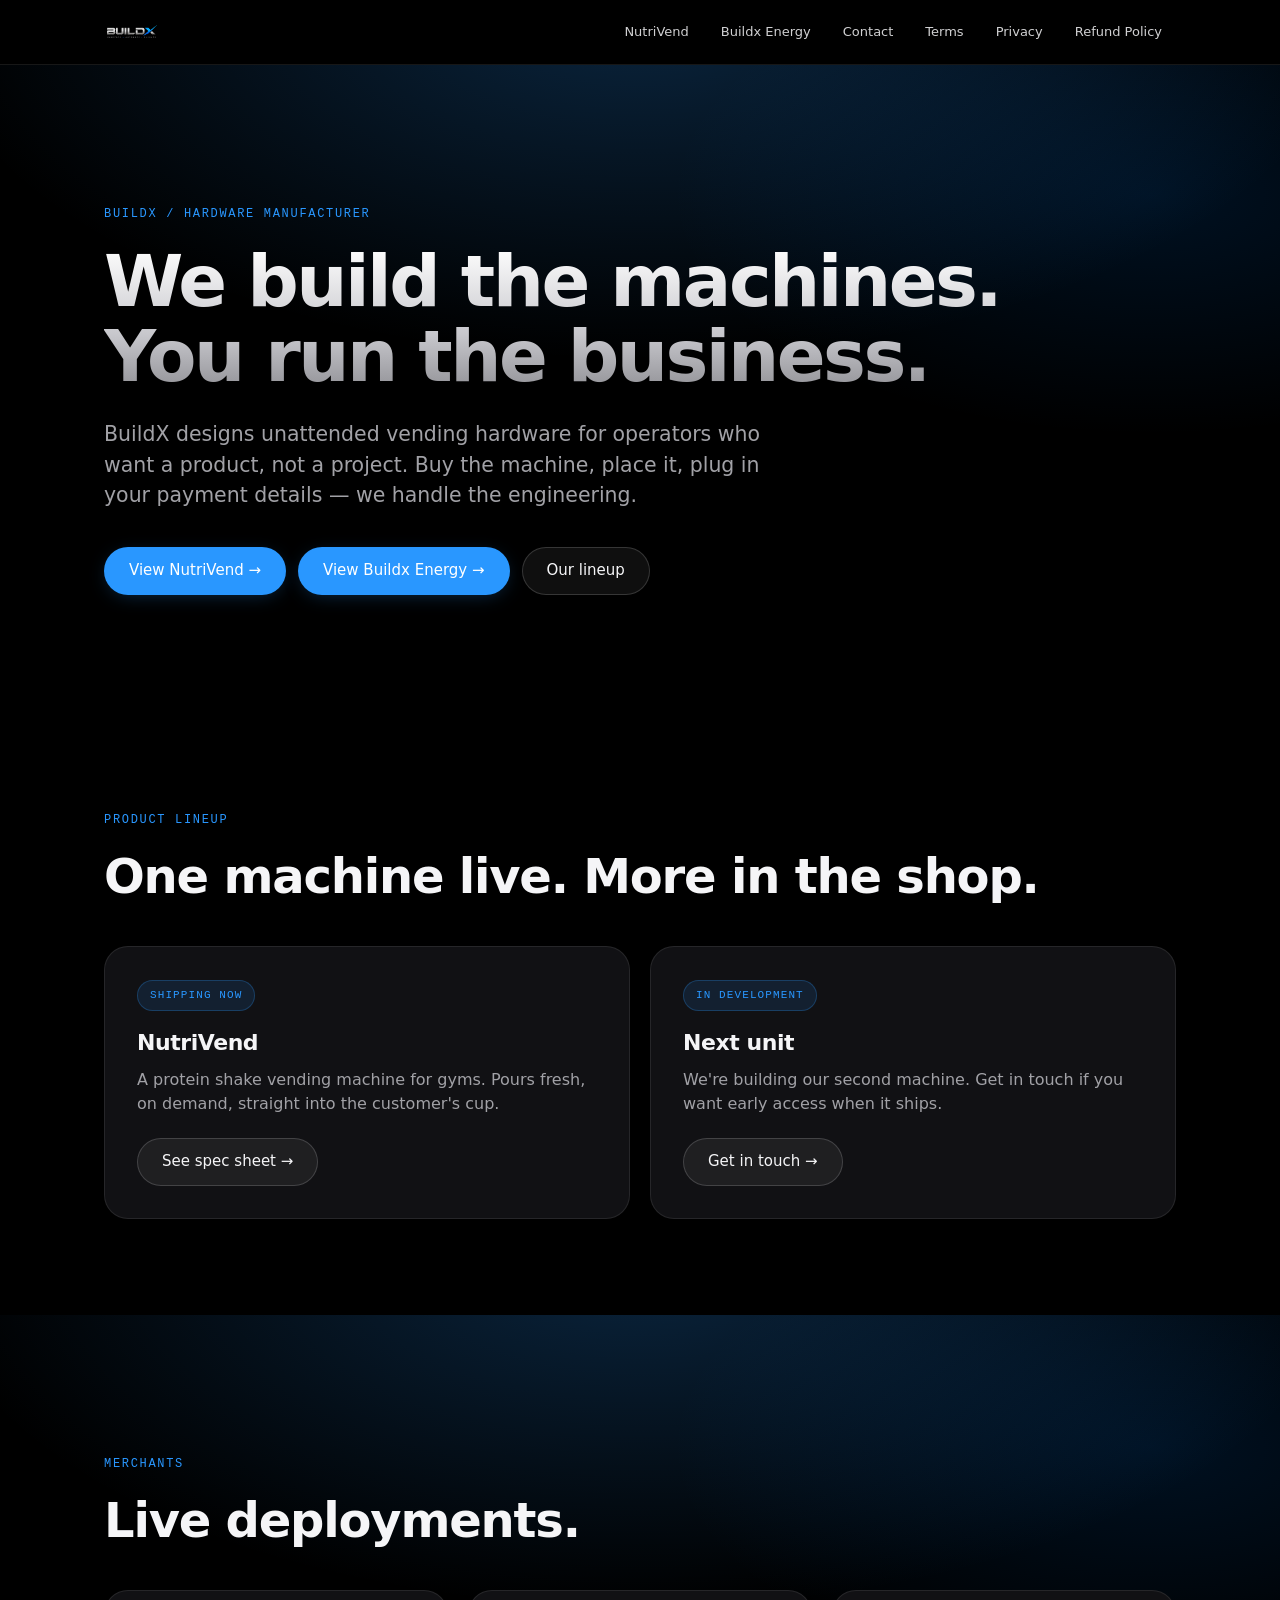
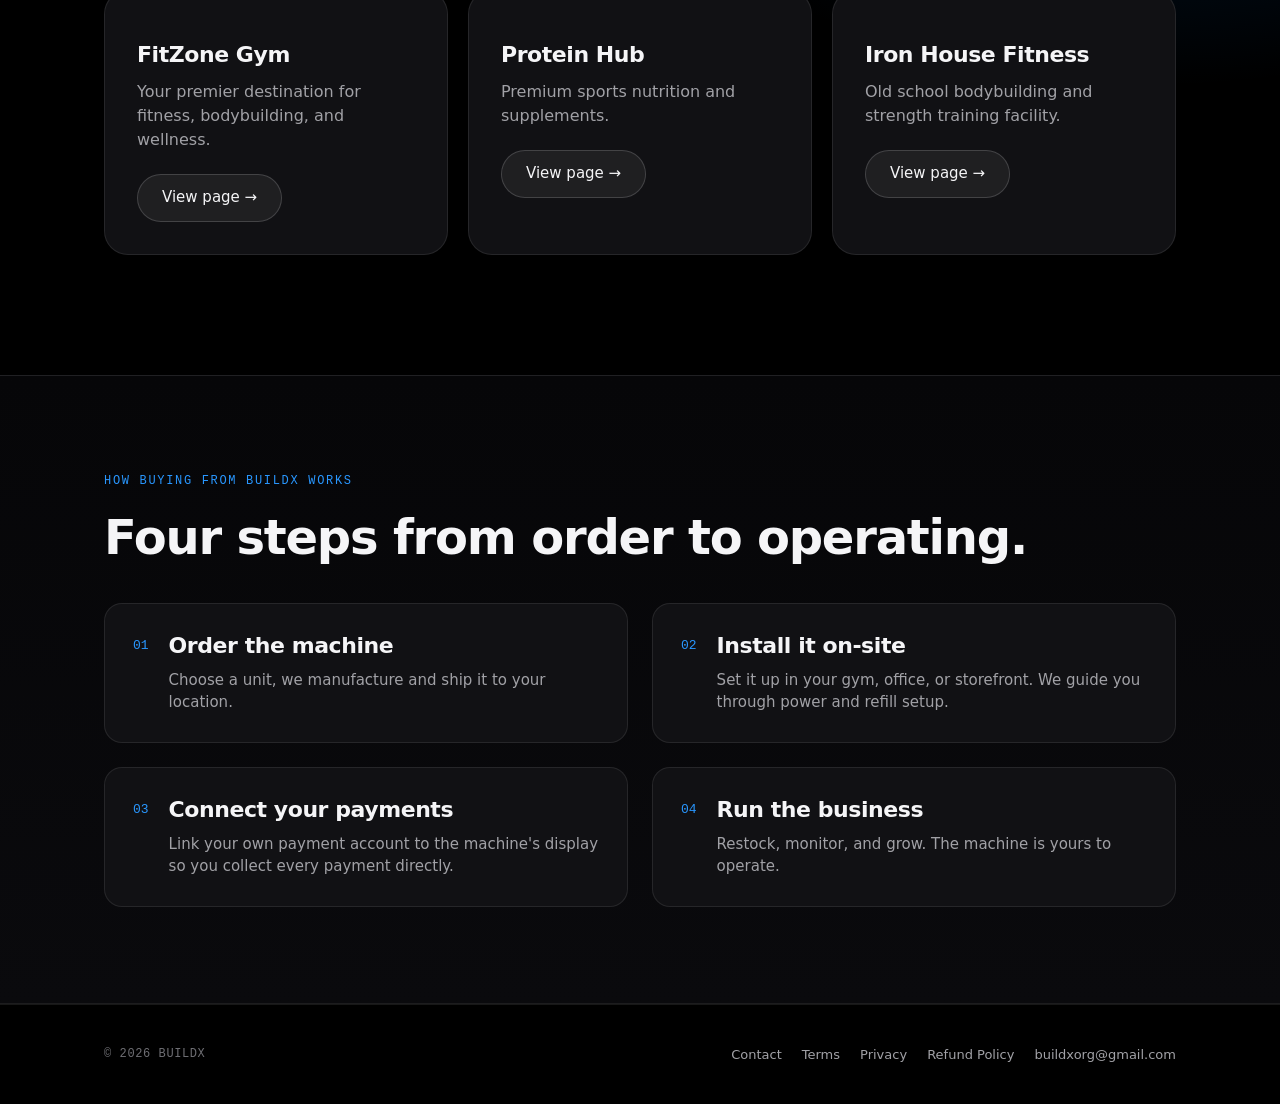
<file: index.html>
<!DOCTYPE html>
<html lang="en">
<head>
<meta charset="UTF-8">
<meta name="viewport" content="width=device-width, initial-scale=1.0, viewport-fit=cover">
<meta name="theme-color" content="#000000">
<title>BuildX — We build the machines. You run the business.</title>
<meta name="description" content="BuildX designs and manufactures unattended vending machines, including NutriVend, a protein shake dispenser built for gyms.">
<link rel="icon" href="assets/logo.png" type="image/png">
<link rel="stylesheet" href="assets/style.css">
</head>
<body>

<header class="site-header">
  <div class="wrap">
    <a class="brand" href="index.html">
      <img src="assets/logo.png" alt="BuildX">
    </a>
    <button class="nav-toggle" aria-label="Toggle navigation" aria-expanded="false">
      <svg viewBox="0 0 24 24" fill="none" stroke="currentColor" stroke-width="1.8" stroke-linecap="round"><line x1="4" y1="7" x2="20" y2="7"/><line x1="4" y1="12" x2="20" y2="12"/><line x1="4" y1="17" x2="20" y2="17"/></svg>
    </button>
    <nav class="nav">
      <a href="nutrivend/index.html">NutriVend</a>
      <a href="energy/index.html">Buildx Energy</a>
      <a href="contact.html">Contact</a>
      <a href="terms.html">Terms</a>
      <a href="privacy.html">Privacy</a>
      <a href="refund.html">Refund Policy</a>
    </nav>
  </div>
</header>

<section class="section dark">
  <div class="wrap reveal">
    <div class="eyebrow">BuildX / Hardware Manufacturer</div>
    <h1>We build the machines.<br>You run the business.</h1>
    <p class="lede" style="margin-top:24px;">BuildX designs unattended vending hardware for operators who want a product, not a project. Buy the machine, place it, plug in your payment details — we handle the engineering.</p>
    <div class="pill-row" style="margin-top:36px;">
      <a class="btn" href="nutrivend/index.html">View NutriVend →</a>
      <a class="btn" href="energy/index.html">View Buildx Energy →</a>
      <a class="btn ghost" href="#lineup">Our lineup</a>
    </div>
  </div>
</section>

<section class="section" id="lineup">
  <div class="wrap reveal">
    <div class="eyebrow">Product Lineup</div>
    <h2>One machine live. More in the shop.</h2>
    <div class="grid cols-2" style="margin-top:44px;">
      <div class="card bracket">
        <span class="tag">Shipping now</span>
        <h3 style="margin-top:18px;">NutriVend</h3>
        <p class="lede" style="margin-top:10px; font-size:16px;">A protein shake vending machine for gyms. Pours fresh, on demand, straight into the customer's cup.</p>
        <a class="btn ghost" style="margin-top:22px;" href="nutrivend/index.html">See spec sheet →</a>
      </div>
      <div class="card bracket">
        <span class="tag">In development</span>
        <h3 style="margin-top:18px;">Next unit</h3>
        <p class="lede" style="margin-top:10px; font-size:16px;">We're building our second machine. Get in touch if you want early access when it ships.</p>
        <a class="btn ghost" style="margin-top:22px;" href="mailto:buildxorg@gmail.com">Get in touch →</a>
      </div>
    </div>
  </div>
</section>

<section class="section dark" id="merchants">
  <div class="wrap reveal">
    <div class="eyebrow">Merchants</div>
    <h2>Live deployments.</h2>
    <div class="grid cols-3" style="margin-top:44px;">
      <div class="card bracket">
        <h3 style="margin-top:18px;">FitZone Gym</h3>
        <p class="lede" style="margin-top:10px; font-size:16px;">Your premier destination for fitness, bodybuilding, and wellness.</p>
        <a class="btn ghost" style="margin-top:22px;" href="merchant/fitzone-gym/index.html">View page →</a>
      </div>
      <div class="card bracket">
        <h3 style="margin-top:18px;">Protein Hub</h3>
        <p class="lede" style="margin-top:10px; font-size:16px;">Premium sports nutrition and supplements.</p>
        <a class="btn ghost" style="margin-top:22px;" href="merchant/protein-hub/index.html">View page →</a>
      </div>
      <div class="card bracket">
        <h3 style="margin-top:18px;">Iron House Fitness</h3>
        <p class="lede" style="margin-top:10px; font-size:16px;">Old school bodybuilding and strength training facility.</p>
        <a class="btn ghost" style="margin-top:22px;" href="merchant/iron-house-fitness/index.html">View page →</a>
      </div>
    </div>
  </div>
</section>

<section class="section band">
  <div class="wrap reveal">
    <div class="eyebrow">How buying from BuildX works</div>
    <h2>Four steps from order to operating.</h2>
    <ol class="steps">
      <li><span class="step-num">01</span><div><h3>Order the machine</h3><p class="lede" style="font-size:15px; margin-top:8px;">Choose a unit, we manufacture and ship it to your location.</p></div></li>
      <li><span class="step-num">02</span><div><h3>Install it on-site</h3><p class="lede" style="font-size:15px; margin-top:8px;">Set it up in your gym, office, or storefront. We guide you through power and refill setup.</p></div></li>
      <li><span class="step-num">03</span><div><h3>Connect your payments</h3><p class="lede" style="font-size:15px; margin-top:8px;">Link your own payment account to the machine's display so you collect every payment directly.</p></div></li>
      <li><span class="step-num">04</span><div><h3>Run the business</h3><p class="lede" style="font-size:15px; margin-top:8px;">Restock, monitor, and grow. The machine is yours to operate.</p></div></li>
    </ol>
  </div>
</section>

<footer class="site-footer">
  <div class="wrap">
    <span class="mono">© 2026 BUILDX</span>
    <div class="footer-links">
      <a href="contact.html">Contact</a>
      <a href="terms.html">Terms</a>
      <a href="privacy.html">Privacy</a>
      <a href="refund.html">Refund Policy</a>
      <a href="mailto:buildxorg@gmail.com">buildxorg@gmail.com</a>
    </div>
  </div>
</footer>

<script src="assets/site.js"></script>
</body>
</html>
</file>
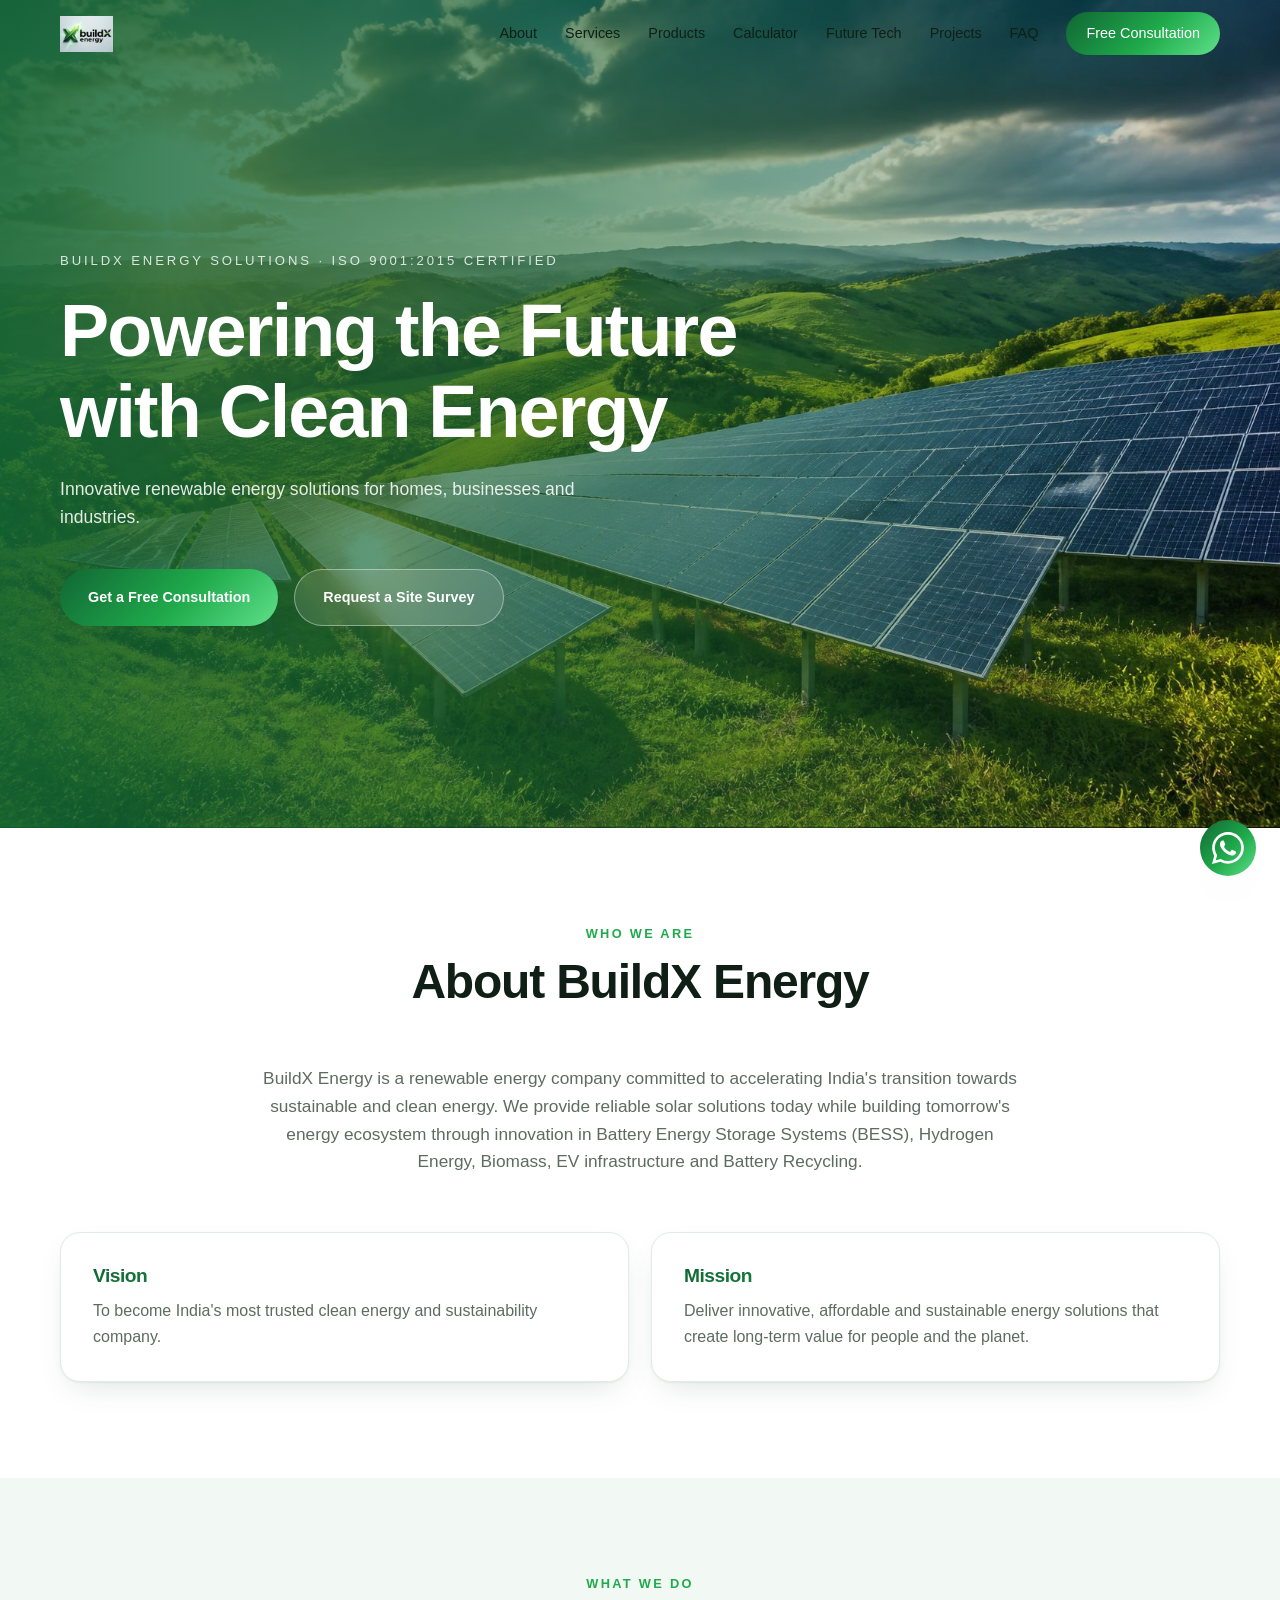
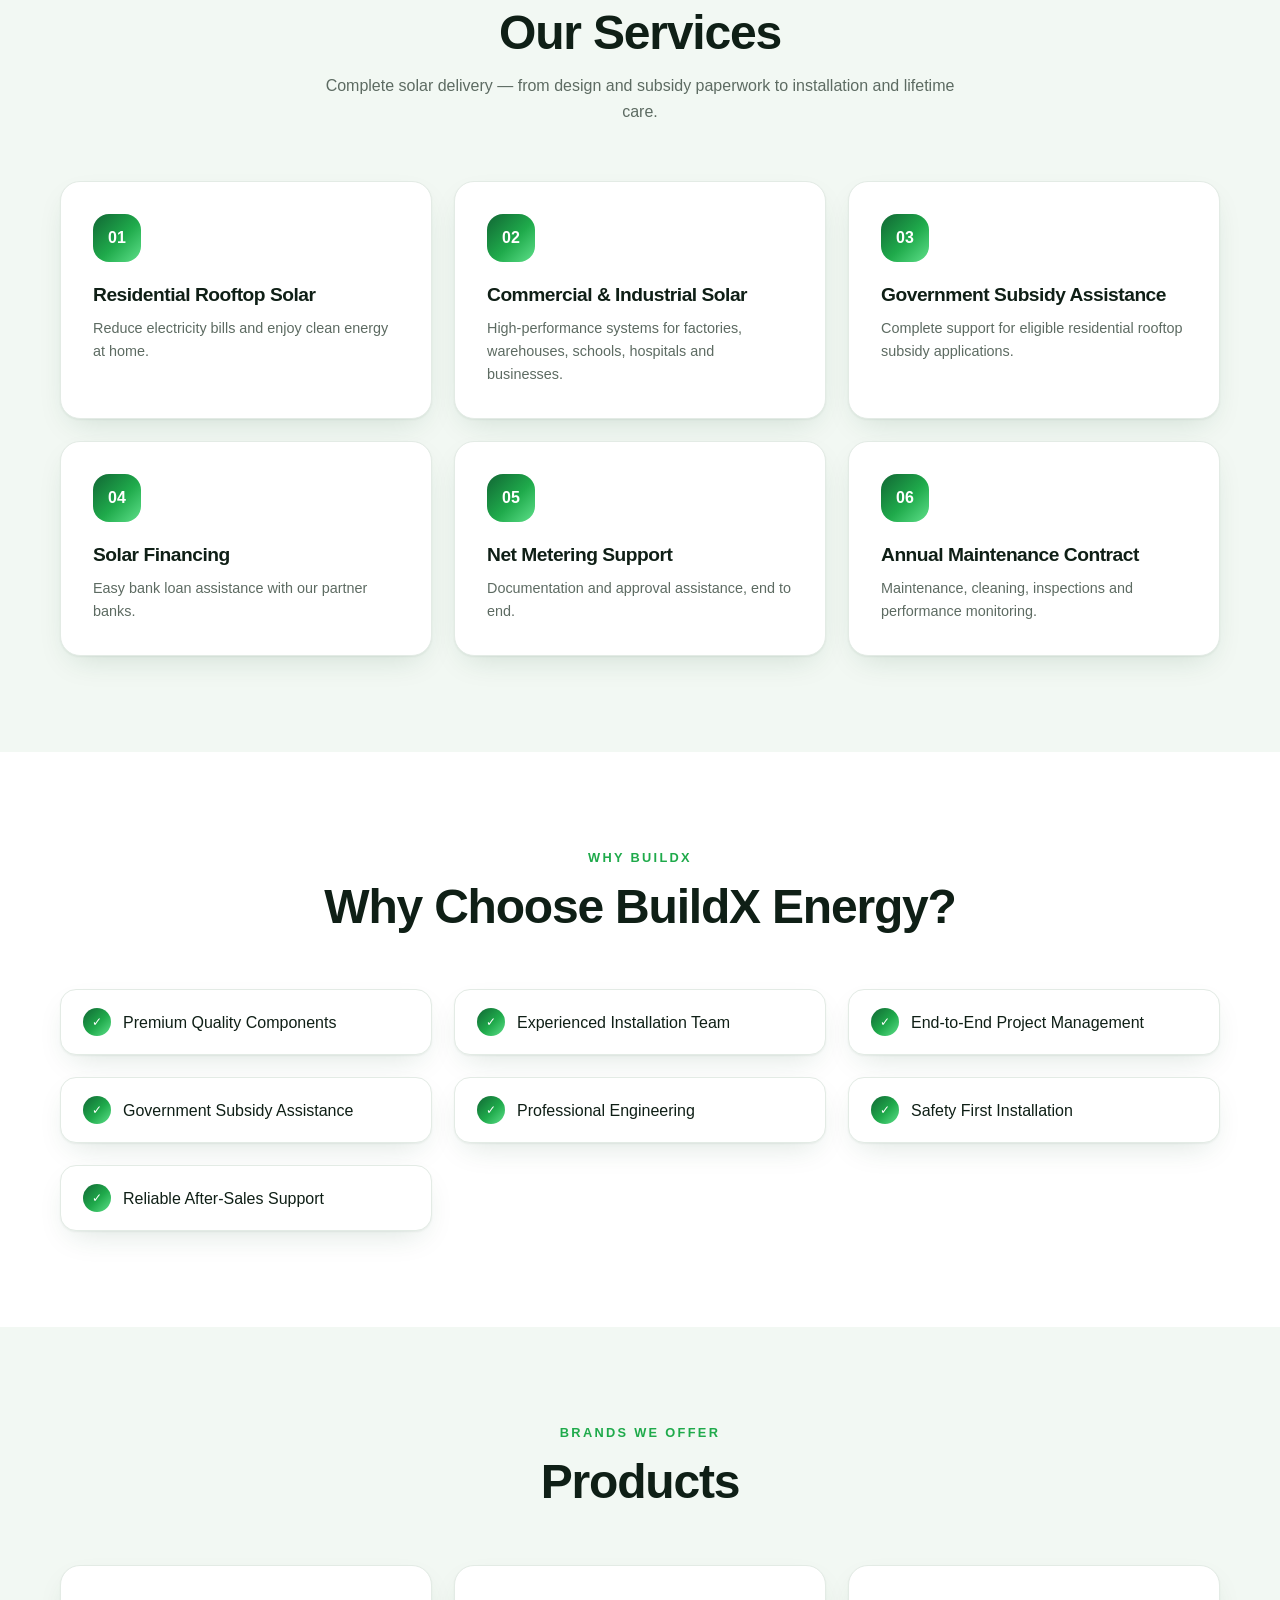
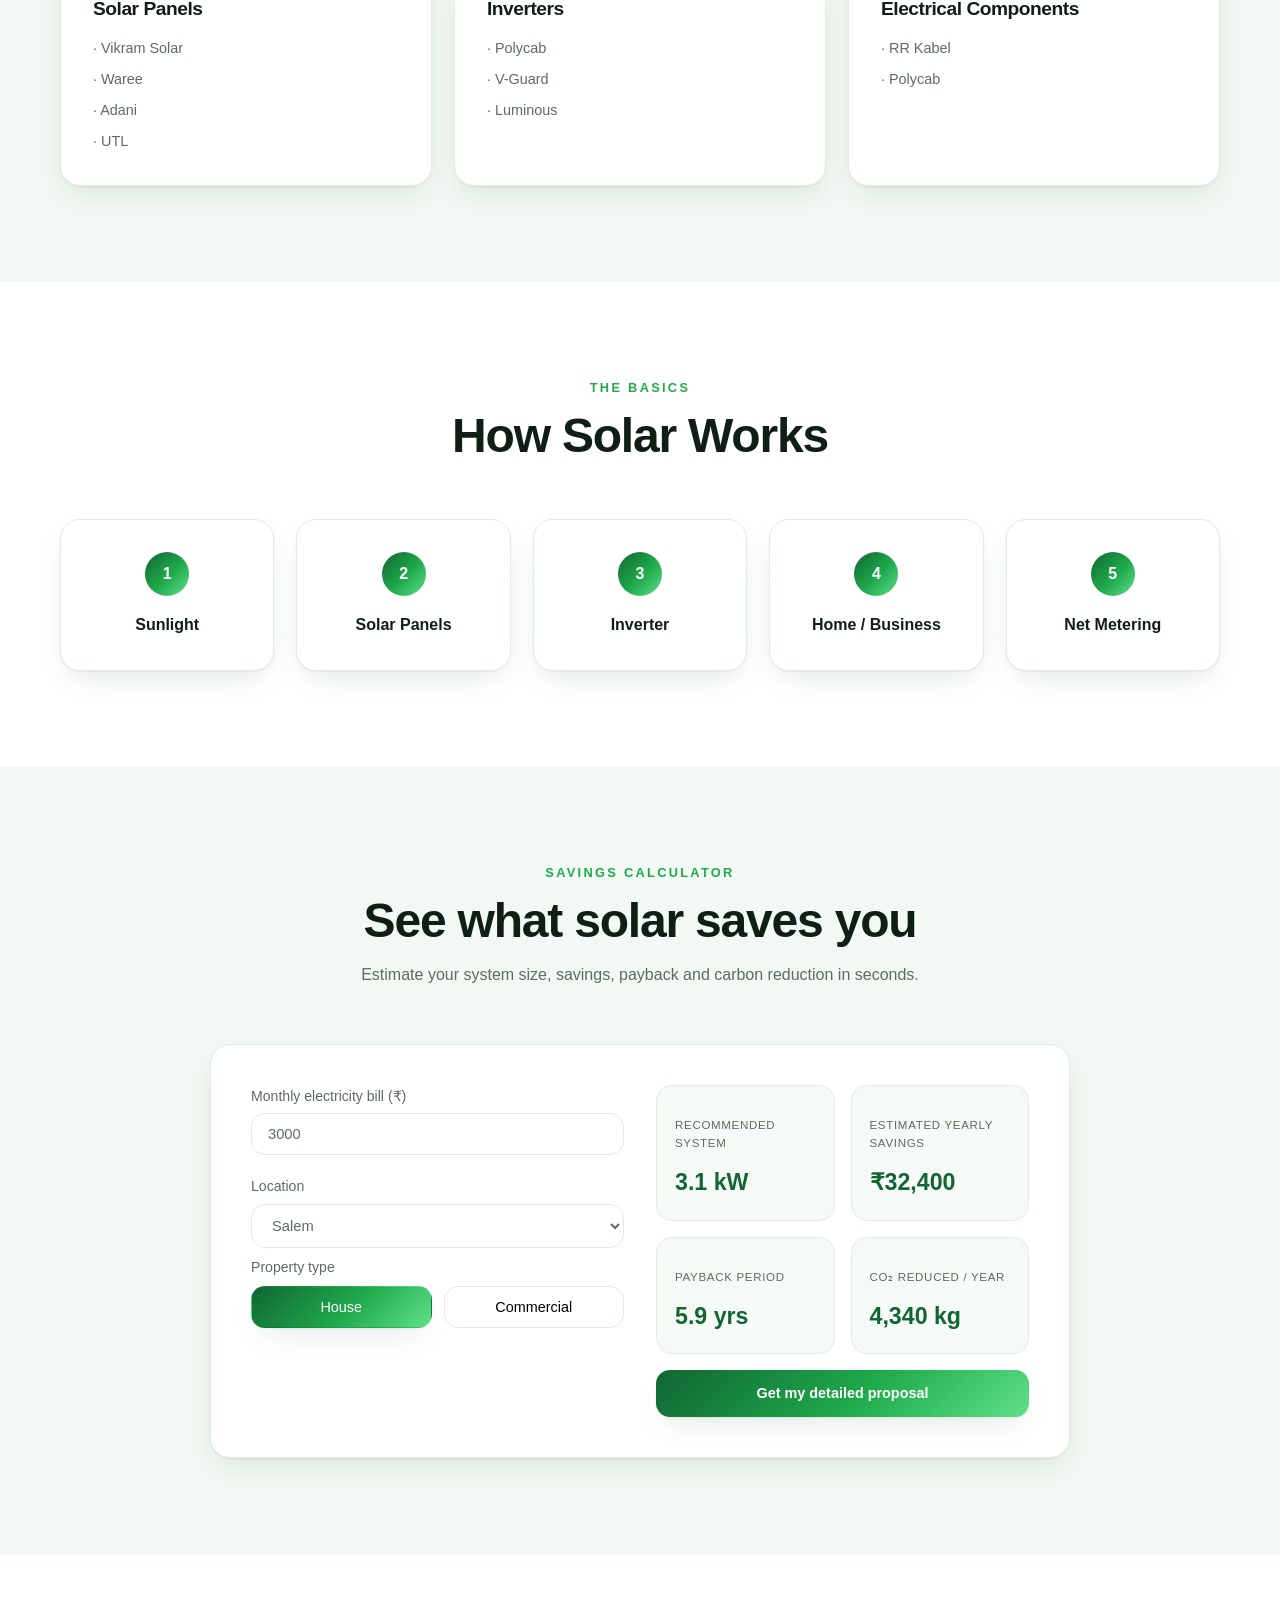
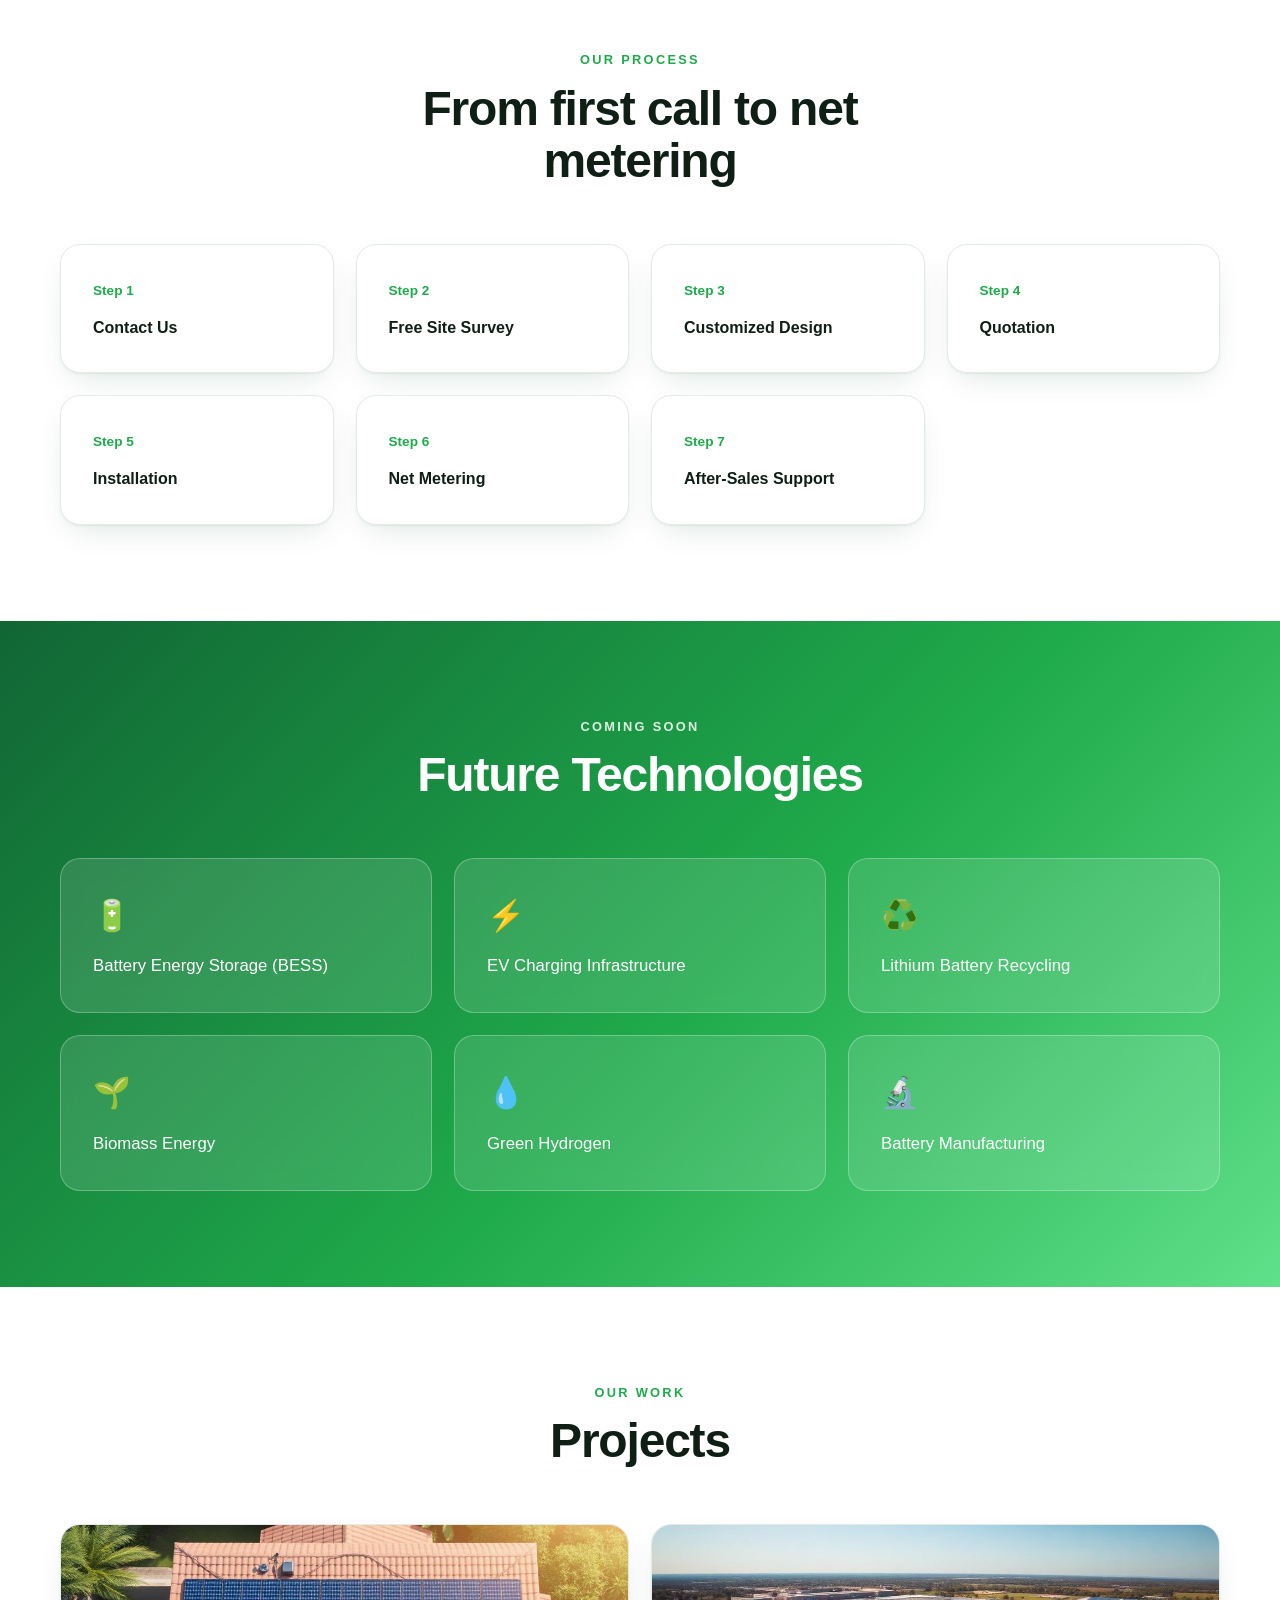
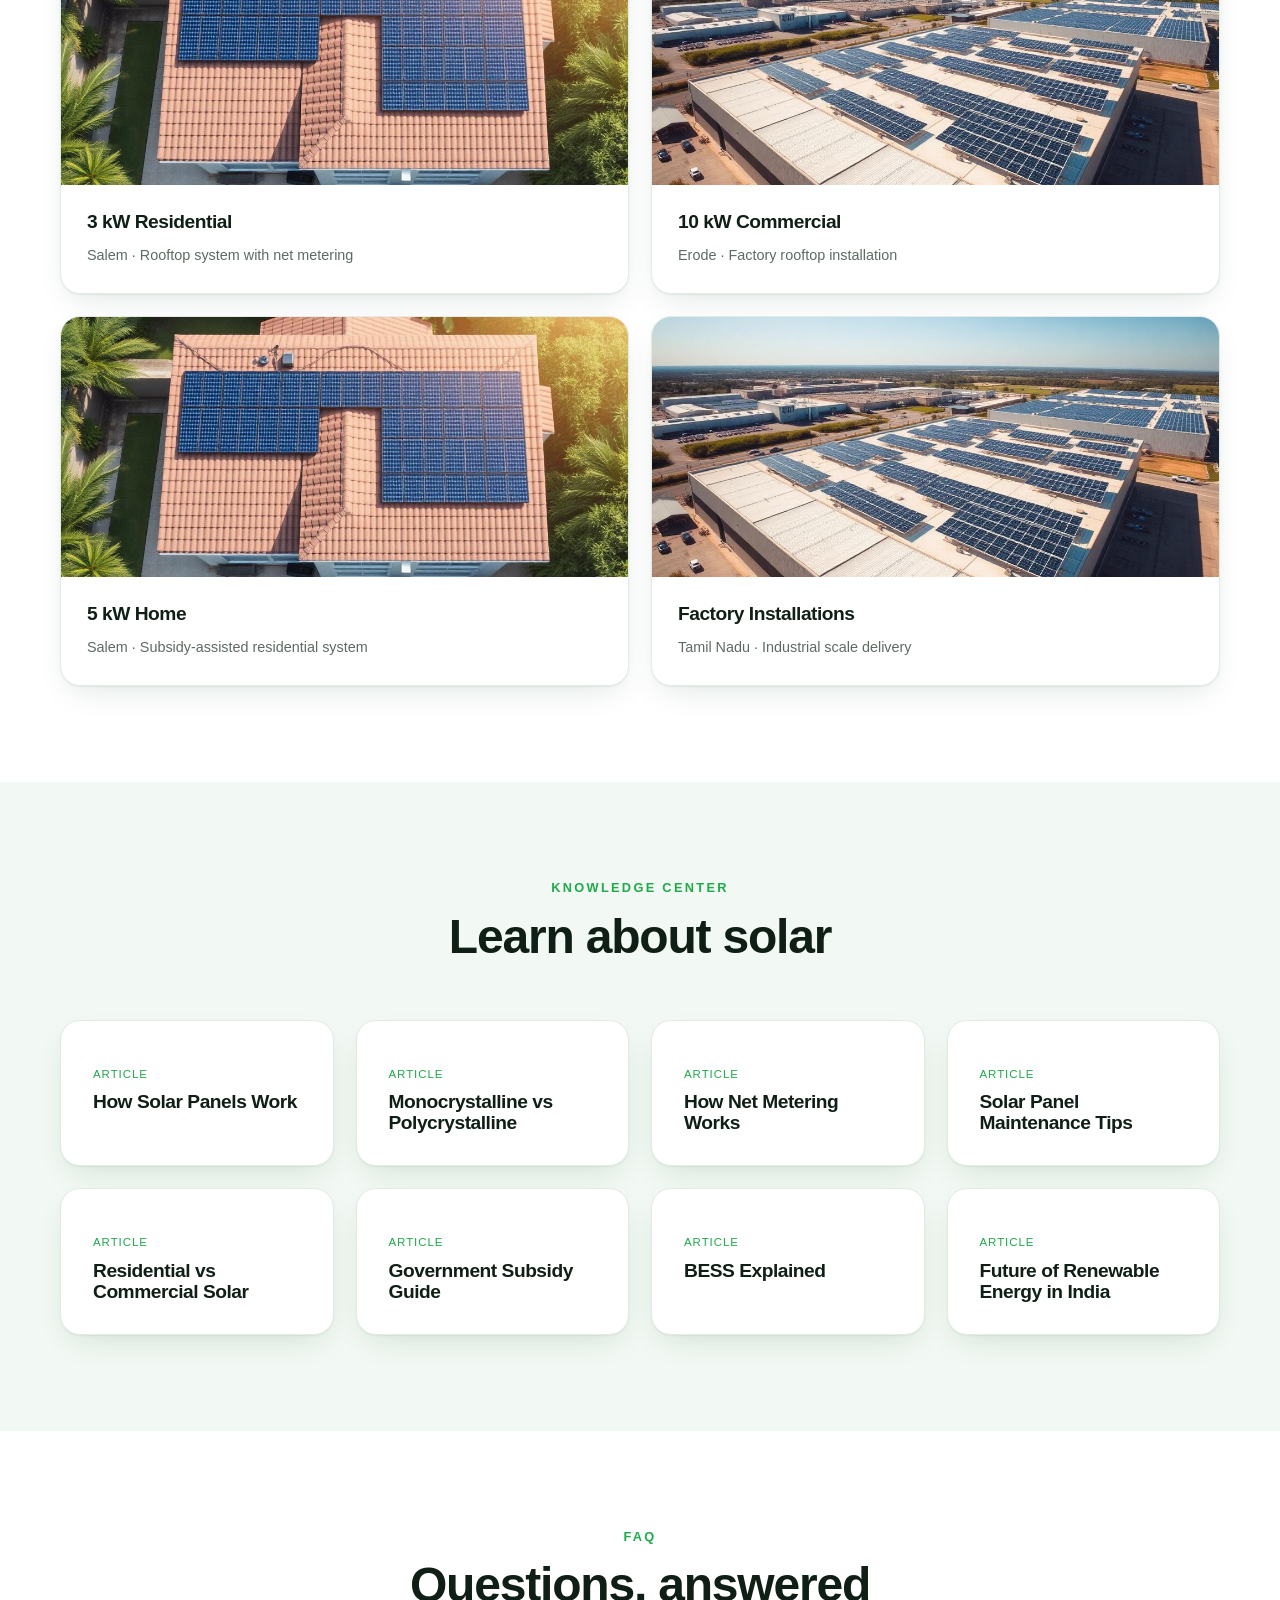
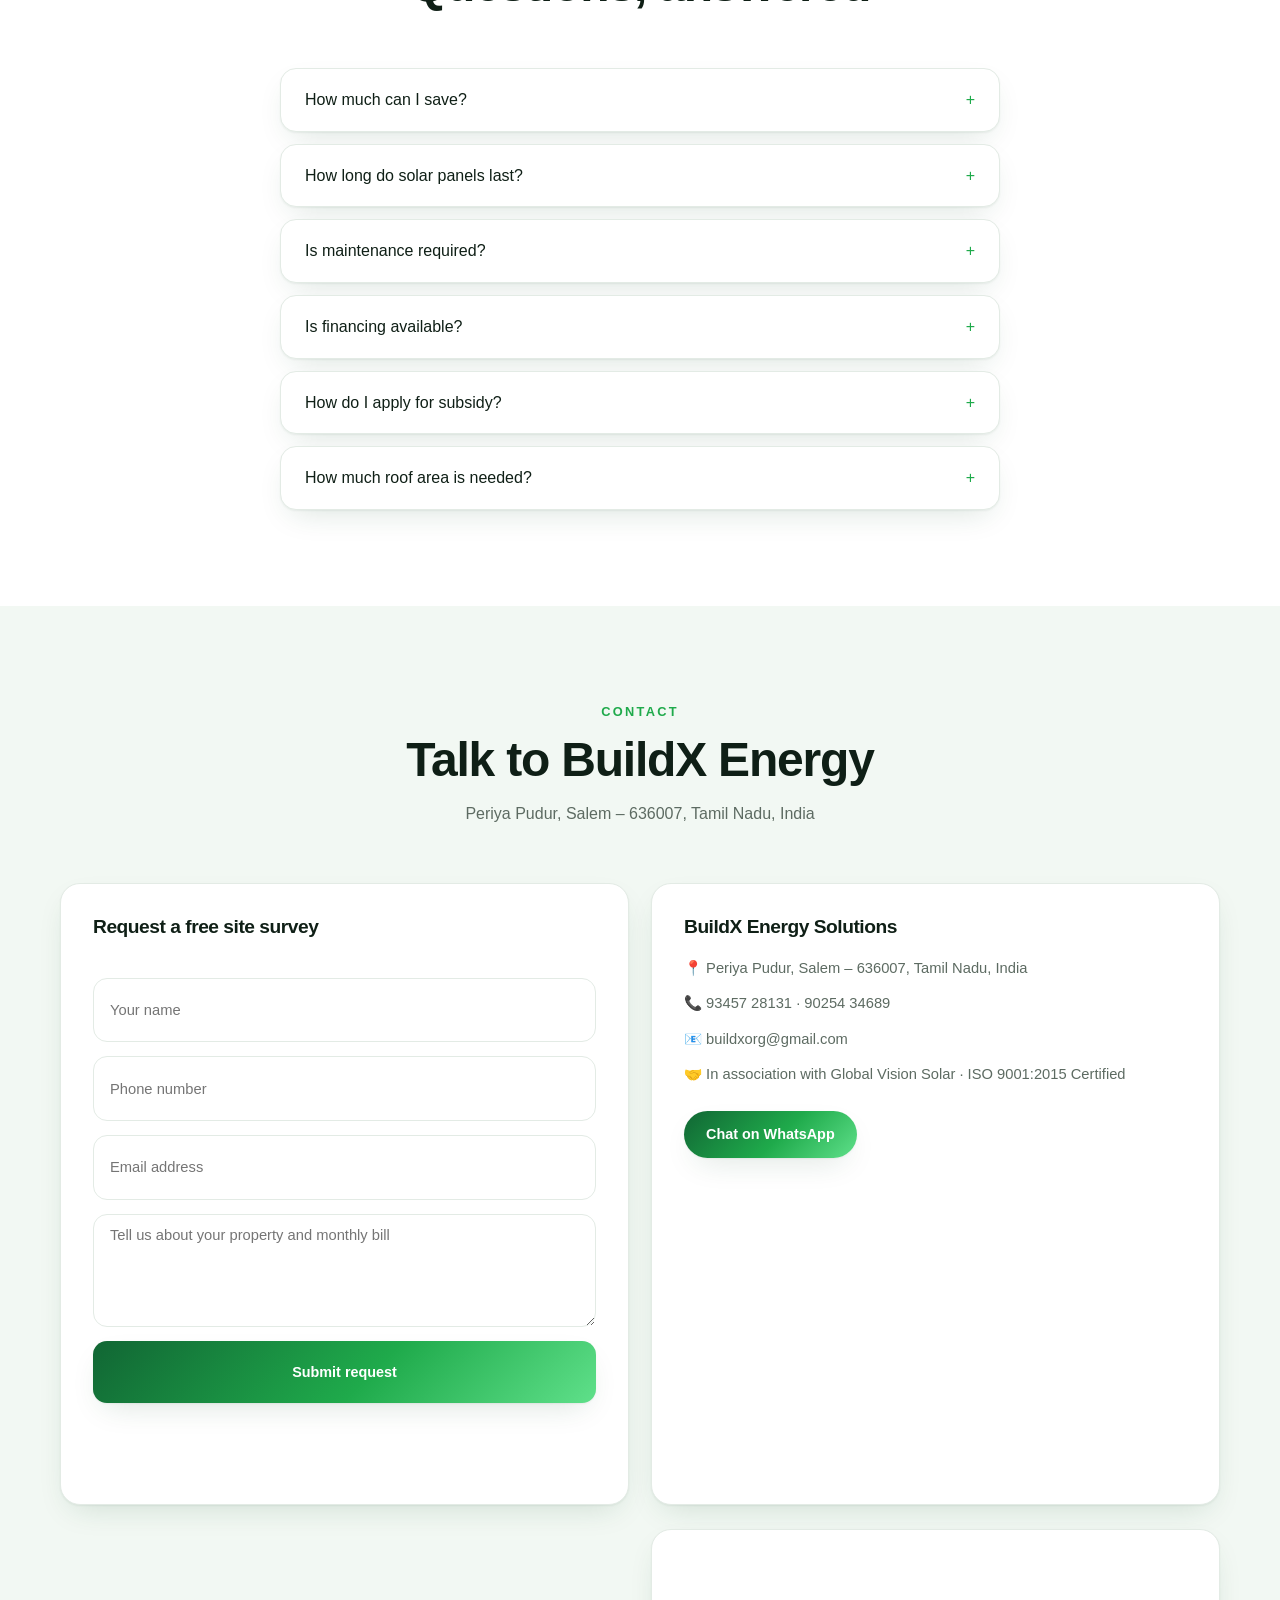
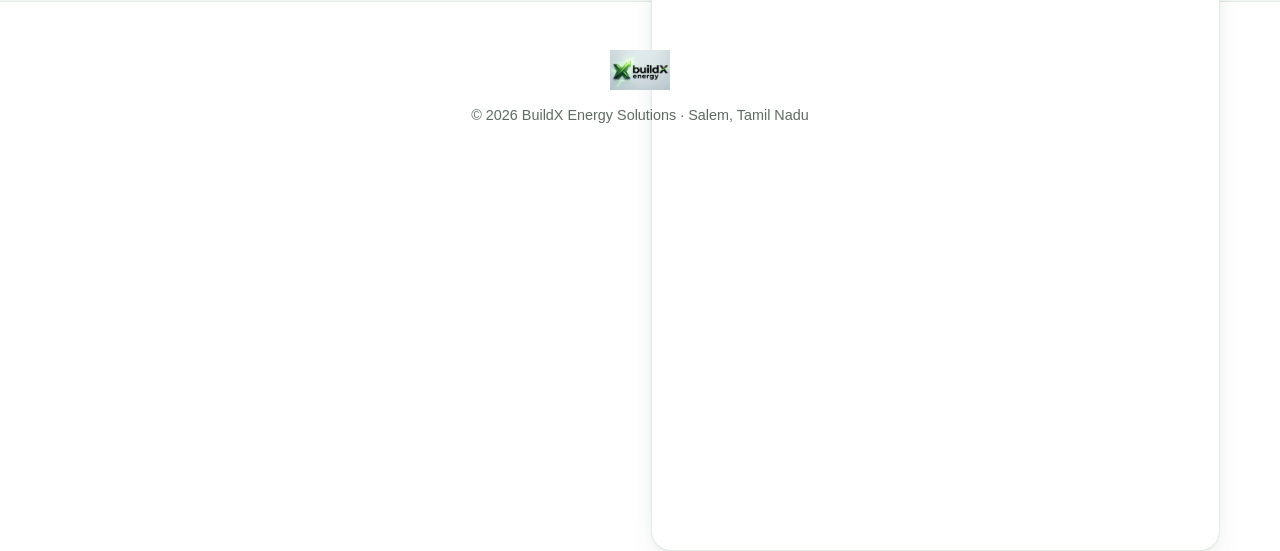
<file: energy/index.html>
<!DOCTYPE html>
<html lang="en">
<head>
<meta charset="utf-8">
<meta name="viewport" content="width=device-width, initial-scale=1">
<title>BuildX Energy | Solar &amp; Clean Energy Solutions in Salem</title>
<meta name="description" content="BuildX Energy delivers rooftop, commercial and industrial solar, subsidy support, financing and net metering across Tamil Nadu. Free site survey in Salem.">
<meta property="og:title" content="BuildX Energy | Clean Energy Solutions">
<meta property="og:description" content="Innovative renewable energy solutions for homes, businesses and industries across India.">
<meta property="og:type" content="website">
<meta name="twitter:card" content="summary_large_image">
<link rel="icon" href="images/buildx-logo.png">
<link rel="canonical" href="https://buildxenergy.example/">
<link rel="stylesheet" href="style.css">
</head>
<body id="top">
<header id="siteHeader">
  <nav class="nav container">
    <a href="#top" class="brand"><img src="images/buildx-logo.png" alt="BuildX Energy logo" width="160" height="36"></a>
    <div class="nav-links"><a href="#about">About</a><a href="#services">Services</a><a href="#products">Products</a><a href="#calculator">Calculator</a><a href="#future">Future Tech</a><a href="#projects">Projects</a><a href="#faq">FAQ</a><a href="#contact" class="btn btn-primary btn-sm">Free Consultation</a></div>
    <button id="menuBtn" class="menu-btn" aria-label="Toggle menu" aria-expanded="false">Menu</button>
  </nav>
  <div id="mobileMenu" class="mobile-menu"><a href="#about">About</a><a href="#services">Services</a><a href="#products">Products</a><a href="#calculator">Calculator</a><a href="#future">Future Tech</a><a href="#projects">Projects</a><a href="#faq">FAQ</a><a href="#contact" class="btn btn-primary">Free Consultation</a></div>
</header><section class="hero">
  <img class="hero-bg" src="images/hero-solar.jpg" alt="Solar panels installed across green rolling hills" width="1920" height="1088">
  <div class="hero-overlay"></div>
  <div class="container hero-content">
    <p class="hero-kicker reveal">BuildX Energy Solutions · ISO 9001:2015 Certified</p>
    <h1 class="reveal" data-delay="120">Powering the Future with Clean Energy</h1>
    <p class="hero-sub reveal" data-delay="240">Innovative renewable energy solutions for homes, businesses and industries.</p>
    <div class="hero-actions reveal" data-delay="360">
      <a href="#contact" class="btn btn-primary btn-lg">Get a Free Consultation</a>
      <a href="#contact" class="btn btn-ghost btn-lg">Request a Site Survey</a>
    </div>
  </div>
</section><section id="about" class="container section">
  <div class="section-head reveal"><p class="eyebrow">Who We Are</p><h2>About BuildX Energy</h2></div>
  <div class="prose reveal"><p>BuildX Energy is a renewable energy company committed to accelerating India's transition towards sustainable and clean energy. We provide reliable solar solutions today while building tomorrow's energy ecosystem through innovation in Battery Energy Storage Systems (BESS), Hydrogen Energy, Biomass, EV infrastructure and Battery Recycling.</p></div>
  <div class="grid grid-2 mt-14">
    <div class="card hover-lift reveal"><h3 class="text-gradient">Vision</h3><p class="muted">To become India's most trusted clean energy and sustainability company.</p></div>
    <div class="card hover-lift reveal" data-delay="120"><h3 class="text-gradient">Mission</h3><p class="muted">Deliver innovative, affordable and sustainable energy solutions that create long-term value for people and the planet.</p></div>
  </div>
</section><section id="services" class="band"><div class="container"><div class="section-head reveal"><p class="eyebrow">What We Do</p><h2>Our Services</h2><p class="sub">Complete solar delivery — from design and subsidy paperwork to installation and lifetime care.</p></div><div class="grid grid-3"><div class="card hover-lift reveal" data-delay="0"><div class="num">01</div><h3>Residential Rooftop Solar</h3><p class="muted small">Reduce electricity bills and enjoy clean energy at home.</p></div><div class="card hover-lift reveal" data-delay="100"><div class="num">02</div><h3>Commercial & Industrial Solar</h3><p class="muted small">High-performance systems for factories, warehouses, schools, hospitals and businesses.</p></div><div class="card hover-lift reveal" data-delay="200"><div class="num">03</div><h3>Government Subsidy Assistance</h3><p class="muted small">Complete support for eligible residential rooftop subsidy applications.</p></div><div class="card hover-lift reveal" data-delay="0"><div class="num">04</div><h3>Solar Financing</h3><p class="muted small">Easy bank loan assistance with our partner banks.</p></div><div class="card hover-lift reveal" data-delay="100"><div class="num">05</div><h3>Net Metering Support</h3><p class="muted small">Documentation and approval assistance, end to end.</p></div><div class="card hover-lift reveal" data-delay="200"><div class="num">06</div><h3>Annual Maintenance Contract</h3><p class="muted small">Maintenance, cleaning, inspections and performance monitoring.</p></div></div></div></section><section class="container section"><div class="section-head reveal"><p class="eyebrow">Why BuildX</p><h2>Why Choose BuildX Energy?</h2></div><div class="grid grid-3"><div class="pill reveal" data-delay="0"><span class="tick">✓</span><span>Premium Quality Components</span></div><div class="pill reveal" data-delay="80"><span class="tick">✓</span><span>Experienced Installation Team</span></div><div class="pill reveal" data-delay="160"><span class="tick">✓</span><span>End-to-End Project Management</span></div><div class="pill reveal" data-delay="0"><span class="tick">✓</span><span>Government Subsidy Assistance</span></div><div class="pill reveal" data-delay="80"><span class="tick">✓</span><span>Professional Engineering</span></div><div class="pill reveal" data-delay="160"><span class="tick">✓</span><span>Safety First Installation</span></div><div class="pill reveal" data-delay="0"><span class="tick">✓</span><span>Reliable After-Sales Support</span></div></div></section><section id="products" class="band"><div class="container"><div class="section-head reveal"><p class="eyebrow">Brands We Offer</p><h2>Products</h2></div><div class="grid grid-3"><div class="card hover-lift reveal" data-delay="0"><h3>Solar Panels</h3><ul class="brand-list"><li>· Vikram Solar</li><li>· Waree</li><li>· Adani</li><li>· UTL</li></ul></div><div class="card hover-lift reveal" data-delay="120"><h3>Inverters</h3><ul class="brand-list"><li>· Polycab</li><li>· V-Guard</li><li>· Luminous</li></ul></div><div class="card hover-lift reveal" data-delay="240"><h3>Electrical Components</h3><ul class="brand-list"><li>· RR Kabel</li><li>· Polycab</li></ul></div></div></div></section><section class="container section"><div class="section-head reveal"><p class="eyebrow">The Basics</p><h2>How Solar Works</h2></div><div class="grid grid-5"><div class="card center reveal" data-delay="0"><div class="circle">1</div><p class="strong">Sunlight</p></div><div class="card center reveal" data-delay="110"><div class="circle">2</div><p class="strong">Solar Panels</p></div><div class="card center reveal" data-delay="220"><div class="circle">3</div><p class="strong">Inverter</p></div><div class="card center reveal" data-delay="330"><div class="circle">4</div><p class="strong">Home / Business</p></div><div class="card center reveal" data-delay="440"><div class="circle">5</div><p class="strong">Net Metering</p></div></div></section><section id="calculator" class="band"><div class="container narrow"><div class="section-head reveal"><p class="eyebrow">Savings Calculator</p><h2>See what solar saves you</h2><p class="sub">Estimate your system size, savings, payback and carbon reduction in seconds.</p></div><div class="reveal"><div class="card calc">
  <div class="calc-inputs">
    <label>Monthly electricity bill (₹)<input id="bill" type="number" min="500" value="3000"></label>
    <label>Location<select id="loc"><option>Salem</option><option>Erode</option><option>Coimbatore</option><option>Chennai</option><option>Other</option></select></label>
    <span class="field-label">Property type</span>
    <div class="type-toggle">
      <button type="button" class="type-btn active" data-type="home">House</button>
      <button type="button" class="type-btn" data-type="commercial">Commercial</button>
    </div>
  </div>
  <div class="calc-results">
    <div class="stat"><p class="stat-label">Recommended system</p><p class="stat-value" id="outSize">–</p></div>
    <div class="stat"><p class="stat-label">Estimated yearly savings</p><p class="stat-value" id="outSavings">–</p></div>
    <div class="stat"><p class="stat-label">Payback period</p><p class="stat-value" id="outPayback">–</p></div>
    <div class="stat"><p class="stat-label">CO₂ reduced / year</p><p class="stat-value" id="outCo2">–</p></div>
    <a href="#contact" class="btn btn-primary full">Get my detailed proposal</a>
  </div>
</div></div></div></section><section class="container section"><div class="section-head reveal"><p class="eyebrow">Our Process</p><h2>From first call to net metering</h2></div><div class="grid grid-4"><div class="card hover-lift reveal" data-delay="0"><span class="step">Step 1</span><p class="strong">Contact Us</p></div><div class="card hover-lift reveal" data-delay="90"><span class="step">Step 2</span><p class="strong">Free Site Survey</p></div><div class="card hover-lift reveal" data-delay="180"><span class="step">Step 3</span><p class="strong">Customized Design</p></div><div class="card hover-lift reveal" data-delay="270"><span class="step">Step 4</span><p class="strong">Quotation</p></div><div class="card hover-lift reveal" data-delay="0"><span class="step">Step 5</span><p class="strong">Installation</p></div><div class="card hover-lift reveal" data-delay="90"><span class="step">Step 6</span><p class="strong">Net Metering</p></div><div class="card hover-lift reveal" data-delay="180"><span class="step">Step 7</span><p class="strong">After-Sales Support</p></div></div></section><section id="future" class="future"><div class="container"><div class="section-head reveal"><p class="eyebrow light">Coming Soon</p><h2 class="light">Future Technologies</h2></div><div class="grid grid-3"><div class="glass-card reveal" data-delay="0"><span class="emoji">🔋</span><p>Battery Energy Storage (BESS)</p></div><div class="glass-card reveal" data-delay="100"><span class="emoji">⚡</span><p>EV Charging Infrastructure</p></div><div class="glass-card reveal" data-delay="200"><span class="emoji">♻️</span><p>Lithium Battery Recycling</p></div><div class="glass-card reveal" data-delay="0"><span class="emoji">🌱</span><p>Biomass Energy</p></div><div class="glass-card reveal" data-delay="100"><span class="emoji">💧</span><p>Green Hydrogen</p></div><div class="glass-card reveal" data-delay="200"><span class="emoji">🔬</span><p>Battery Manufacturing</p></div></div></div></section><section id="projects" class="container section"><div class="section-head reveal"><p class="eyebrow">Our Work</p><h2>Projects</h2></div><div class="grid grid-2"><article class="card project hover-lift reveal" data-delay="0"><div class="project-img"><img src="images/project-residential.jpg" alt="3 kW Residential" loading="lazy" width="1024" height="768"></div><div class="project-body"><h3>3 kW Residential</h3><p class="muted small">Salem · Rooftop system with net metering</p></div></article><article class="card project hover-lift reveal" data-delay="120"><div class="project-img"><img src="images/project-commercial.jpg" alt="10 kW Commercial" loading="lazy" width="1024" height="768"></div><div class="project-body"><h3>10 kW Commercial</h3><p class="muted small">Erode · Factory rooftop installation</p></div></article><article class="card project hover-lift reveal" data-delay="0"><div class="project-img"><img src="images/project-residential.jpg" alt="5 kW Home" loading="lazy" width="1024" height="768"></div><div class="project-body"><h3>5 kW Home</h3><p class="muted small">Salem · Subsidy-assisted residential system</p></div></article><article class="card project hover-lift reveal" data-delay="120"><div class="project-img"><img src="images/project-commercial.jpg" alt="Factory Installations" loading="lazy" width="1024" height="768"></div><div class="project-body"><h3>Factory Installations</h3><p class="muted small">Tamil Nadu · Industrial scale delivery</p></div></article></div></section><section class="band"><div class="container"><div class="section-head reveal"><p class="eyebrow">Knowledge Center</p><h2>Learn about solar</h2></div><div class="grid grid-4"><div class="card hover-lift reveal" data-delay="0"><p class="tag">Article</p><h3 class="small-title">How Solar Panels Work</h3></div><div class="card hover-lift reveal" data-delay="80"><p class="tag">Article</p><h3 class="small-title">Monocrystalline vs Polycrystalline</h3></div><div class="card hover-lift reveal" data-delay="160"><p class="tag">Article</p><h3 class="small-title">How Net Metering Works</h3></div><div class="card hover-lift reveal" data-delay="240"><p class="tag">Article</p><h3 class="small-title">Solar Panel Maintenance Tips</h3></div><div class="card hover-lift reveal" data-delay="0"><p class="tag">Article</p><h3 class="small-title">Residential vs Commercial Solar</h3></div><div class="card hover-lift reveal" data-delay="80"><p class="tag">Article</p><h3 class="small-title">Government Subsidy Guide</h3></div><div class="card hover-lift reveal" data-delay="160"><p class="tag">Article</p><h3 class="small-title">BESS Explained</h3></div><div class="card hover-lift reveal" data-delay="240"><p class="tag">Article</p><h3 class="small-title">Future of Renewable Energy in India</h3></div></div></div></section><section id="faq" class="container narrow-sm section"><div class="section-head reveal"><p class="eyebrow">FAQ</p><h2>Questions, answered</h2></div><div class="faq-list"><details class="faq reveal" data-delay="0"><summary><span>How much can I save?</span><span class="plus">+</span></summary><p class="muted small">Most homes cut 70–90% of their electricity bill, with typical payback in 3–5 years.</p></details><details class="faq reveal" data-delay="60"><summary><span>How long do solar panels last?</span><span class="plus">+</span></summary><p class="muted small">Panels carry a 25-year performance warranty and often run well beyond it.</p></details><details class="faq reveal" data-delay="120"><summary><span>Is maintenance required?</span><span class="plus">+</span></summary><p class="muted small">Minimal — periodic cleaning and inspection, which our AMC covers.</p></details><details class="faq reveal" data-delay="180"><summary><span>Is financing available?</span><span class="plus">+</span></summary><p class="muted small">Yes. We assist with bank loans through our partner banks.</p></details><details class="faq reveal" data-delay="240"><summary><span>How do I apply for subsidy?</span><span class="plus">+</span></summary><p class="muted small">We handle the full application for eligible residential rooftop systems.</p></details><details class="faq reveal" data-delay="300"><summary><span>How much roof area is needed?</span><span class="plus">+</span></summary><p class="muted small">Roughly 80–100 sq. ft. of shadow-free area per kW installed.</p></details></div></section><section id="contact" class="band"><div class="container">
<div class="section-head reveal"><p class="eyebrow">Contact</p><h2>Talk to BuildX Energy</h2><p class="sub">Periya Pudur, Salem – 636007, Tamil Nadu, India</p></div>
<div class="grid grid-2">
  <form id="leadForm" class="card form reveal">
    <h3>Request a free site survey</h3>
    <input required type="text" name="name" placeholder="Your name">
    <input required type="tel" name="phone" placeholder="Phone number">
    <input required type="email" name="email" placeholder="Email address">
    <textarea rows="4" name="message" placeholder="Tell us about your property and monthly bill"></textarea>
    <button type="submit" class="btn btn-primary full">Submit request</button>
    <p id="formMsg" class="form-msg"></p>
  </form>
  <div class="reveal" data-delay="140">
    <div class="card">
      <h3>BuildX Energy Solutions</h3>
      <ul class="contact-list">
        <li>📍 Periya Pudur, Salem – 636007, Tamil Nadu, India</li>
        <li>📞 <a href="tel:+919345728131">93457 28131</a> · <a href="tel:+919025434689">90254 34689</a></li>
        <li>📧 <a href="mailto:buildxorg@gmail.com">buildxorg@gmail.com</a></li>
        <li>🤝 In association with Global Vision Solar · ISO 9001:2015 Certified</li>
      </ul>
      <a href="https://wa.me/919025434689" target="_blank" rel="noreferrer" class="btn btn-primary mt-6">Chat on WhatsApp</a>
    </div>
    <div class="card map-card">
      <iframe title="BuildX Energy location in Salem" src="https://www.google.com/maps?q=Periya%20Pudur%20Salem%20636007&output=embed" loading="lazy"></iframe>
    </div>
  </div>
</div></div></section><footer><div class="container center">
  <img src="images/buildx-logo.png" alt="BuildX Energy" width="180" height="40" class="footer-logo">
  <p class="muted small">© <span id="year"></span> BuildX Energy Solutions · Salem, Tamil Nadu</p>
</div></footer>
<a href="https://wa.me/919025434689" target="_blank" rel="noreferrer" aria-label="Chat on WhatsApp" class="whatsapp-fab">
  <svg xmlns="http://www.w3.org/2000/svg" width="32" height="32" fill="currentColor" viewBox="0 0 16 16"><path d="M13.601 2.326A7.85 7.85 0 0 0 7.994 0C3.627 0 .068 3.558.064 7.926c0 1.399.366 2.76 1.057 3.965L0 16l4.204-1.102a7.9 7.9 0 0 0 3.79.965h.004c4.368 0 7.926-3.558 7.93-7.93A7.9 7.9 0 0 0 13.6 2.326zM7.994 14.521a6.6 6.6 0 0 1-3.356-.92l-.24-.144-2.494.654.666-2.433-.156-.251a6.56 6.56 0 0 1-1.007-3.505c0-3.626 2.957-6.584 6.591-6.584a6.56 6.56 0 0 1 4.66 1.931 6.56 6.56 0 0 1 1.928 4.66c-.004 3.639-2.961 6.592-6.592 6.592m3.615-4.934c-.197-.099-1.17-.578-1.353-.646-.182-.065-.315-.099-.445.099-.133.197-.513.646-.627.775-.114.133-.232.148-.43.05-.197-.1-.836-.308-1.592-.985-.59-.525-.985-1.175-1.103-1.372-.114-.198-.011-.304.088-.403.087-.088.197-.232.296-.346.1-.114.133-.198.198-.33.065-.134.034-.248-.015-.347-.05-.099-.445-1.076-.612-1.47-.16-.389-.323-.335-.445-.34-.114-.007-.247-.007-.38-.007a.73.73 0 0 0-.529.247c-.182.198-.691.677-.691 1.654s.71 1.916.81 2.049c.098.133 1.394 2.132 3.383 2.992.47.205.84.326 1.129.418.475.152.904.129 1.246.08.38-.058 1.171-.48 1.338-.943.164-.464.164-.86.114-.943-.049-.084-.182-.133-.38-.232"/></svg>
</a>
<script src="script.js"></script>
</body>
</html>
</file>
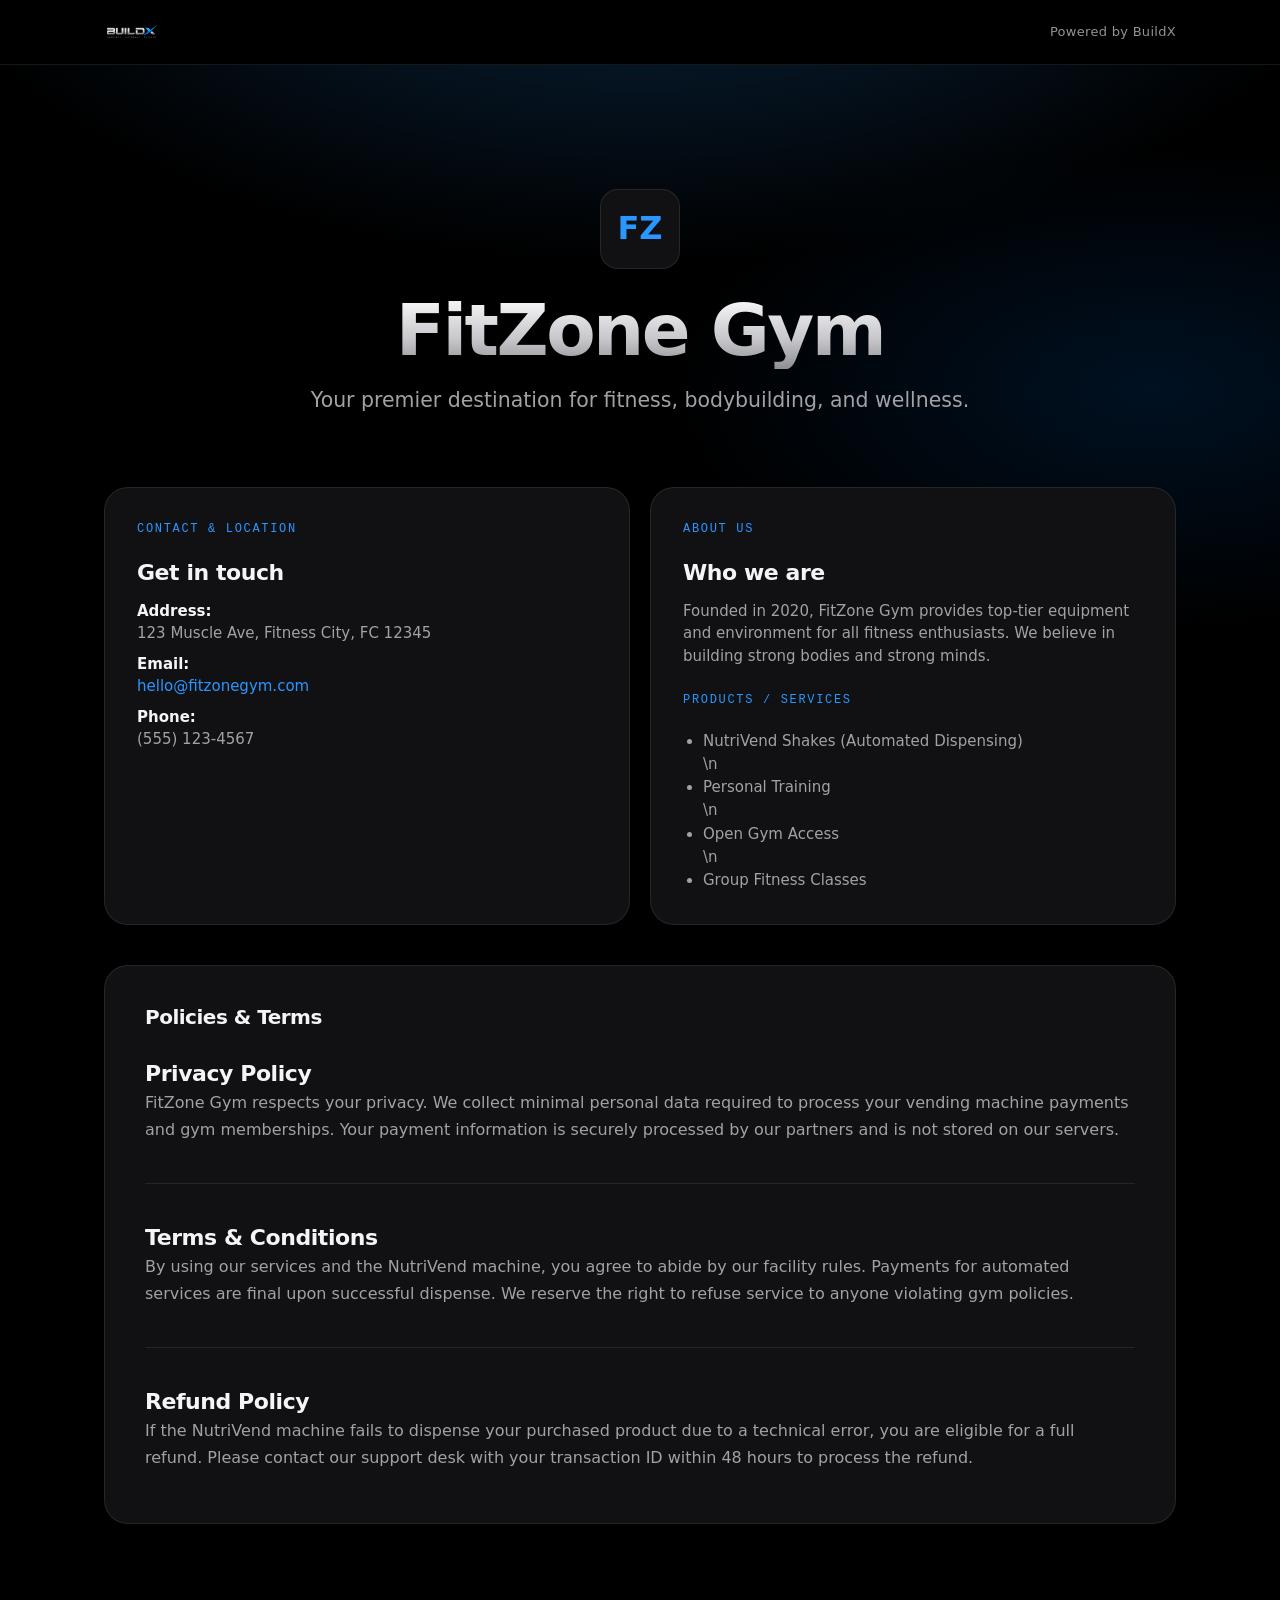
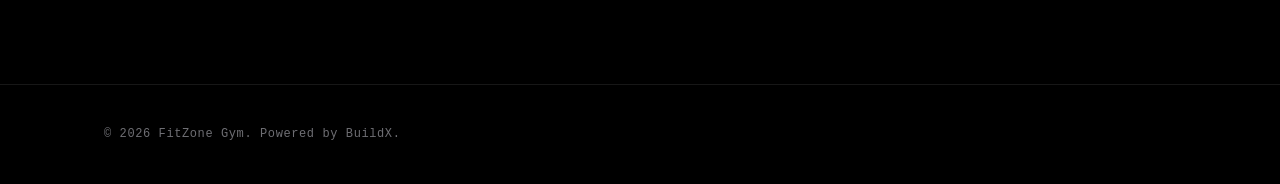
<file: merchant/fitzone-gym/index.html>
<!DOCTYPE html>
<html lang="en">
<head>
<meta charset="UTF-8">
<meta name="viewport" content="width=device-width, initial-scale=1.0, viewport-fit=cover">
<meta name="theme-color" content="#000000">
<title>FitZone Gym — Merchant Partner</title>
<link rel="stylesheet" href="../../assets/style.css">
<style>
  .merchant-header {
    text-align: center;
    padding: 64px 0 32px;
  }
  .merchant-logo {
    width: 80px;
    height: 80px;
    background: var(--bg-card);
    border: 1px solid var(--border);
    border-radius: var(--radius);
    display: inline-flex;
    align-items: center;
    justify-content: center;
    font-size: 32px;
    margin-bottom: 24px;
    color: var(--accent);
    font-weight: 700;
  }
  .merchant-content {
    background: var(--bg-card);
    border: 1px solid var(--border);
    border-radius: var(--radius-lg);
    padding: 40px;
    margin-bottom: 40px;
  }
  .policy-section {
    margin-top: 40px;
    padding-top: 40px;
    border-top: 1px solid var(--border);
  }
</style>
</head>
<body>

<header class="site-header">
  <div class="wrap">
    <a class="brand" href="../../index.html">
      <img src="../../assets/logo.png" alt="BuildX">
    </a>
    <div class="brand" style="margin-left: auto;">
      <span style="opacity: 0.6; font-weight: 400; font-size: 13px;">Powered by BuildX</span>
    </div>
  </div>
</header>

<section class="section dark" style="padding-top: 60px;">
  <div class="wrap reveal in">
    
    <div class="merchant-header">
      <div class="merchant-logo">FZ</div>
      <h1>FitZone Gym</h1>
      <p class="lede" style="margin: 16px auto 0;">Your premier destination for fitness, bodybuilding, and wellness.</p>
    </div>

    <div class="grid cols-2" style="margin-top: 40px; margin-bottom: 40px;">
      <div class="card bracket">
        <div class="eyebrow">Contact & Location</div>
        <h3 style="margin-bottom: 12px; margin-top: 8px;">Get in touch</h3>
        <p class="lede" style="font-size: 15px; margin-bottom: 8px; color: var(--text);"><strong>Address:</strong><br><span style="color: var(--text-muted);">123 Muscle Ave, Fitness City, FC 12345</span></p>
        <p class="lede" style="font-size: 15px; margin-bottom: 8px; color: var(--text);"><strong>Email:</strong><br><a href="mailto:hello@fitzonegym.com" style="color: var(--accent);">hello@fitzonegym.com</a></p>
        <p class="lede" style="font-size: 15px; color: var(--text);"><strong>Phone:</strong><br><span style="color: var(--text-muted);">(555) 123-4567</span></p>
      </div>
      <div class="card bracket">
        <div class="eyebrow">About Us</div>
        <h3 style="margin-bottom: 12px; margin-top: 8px;">Who we are</h3>
        <p class="lede" style="font-size: 15px;">Founded in 2020, FitZone Gym provides top-tier equipment and environment for all fitness enthusiasts. We believe in building strong bodies and strong minds.</p>
        
        <div class="eyebrow" style="margin-top: 24px;">Products / Services</div>
        <ul style="color: var(--text-muted); font-size: 15px; padding-left: 20px; margin: 8px 0 0;">
          <li>NutriVend Shakes (Automated Dispensing)</li>\n          <li>Personal Training</li>\n          <li>Open Gym Access</li>\n          <li>Group Fitness Classes</li>
        </ul>
      </div>
    </div>

    <div class="merchant-content legal">
      <h2 style="margin-top: 0;">Policies & Terms</h2>
      
      <div class="policy-section" style="margin-top: 32px; padding-top: 0; border: none;">
        <h3>Privacy Policy</h3>
        <p>FitZone Gym respects your privacy. We collect minimal personal data required to process your vending machine payments and gym memberships. Your payment information is securely processed by our partners and is not stored on our servers.</p>
      </div>

      <div class="policy-section">
        <h3>Terms & Conditions</h3>
        <p>By using our services and the NutriVend machine, you agree to abide by our facility rules. Payments for automated services are final upon successful dispense. We reserve the right to refuse service to anyone violating gym policies.</p>
      </div>

      <div class="policy-section">
        <h3>Refund Policy</h3>
        <p>If the NutriVend machine fails to dispense your purchased product due to a technical error, you are eligible for a full refund. Please contact our support desk with your transaction ID within 48 hours to process the refund.</p>
      </div>
    </div>

  </div>
</section>

<footer class="site-footer">
  <div class="wrap">
    <span class="mono">© 2026 FitZone Gym. Powered by BuildX.</span>
  </div>
</footer>

<script>
  // Simple reveal animation
  document.addEventListener("DOMContentLoaded", () => {
    document.querySelectorAll(".reveal").forEach(el => el.classList.add("in"));
  });
</script>
</body>
</html>
</file>
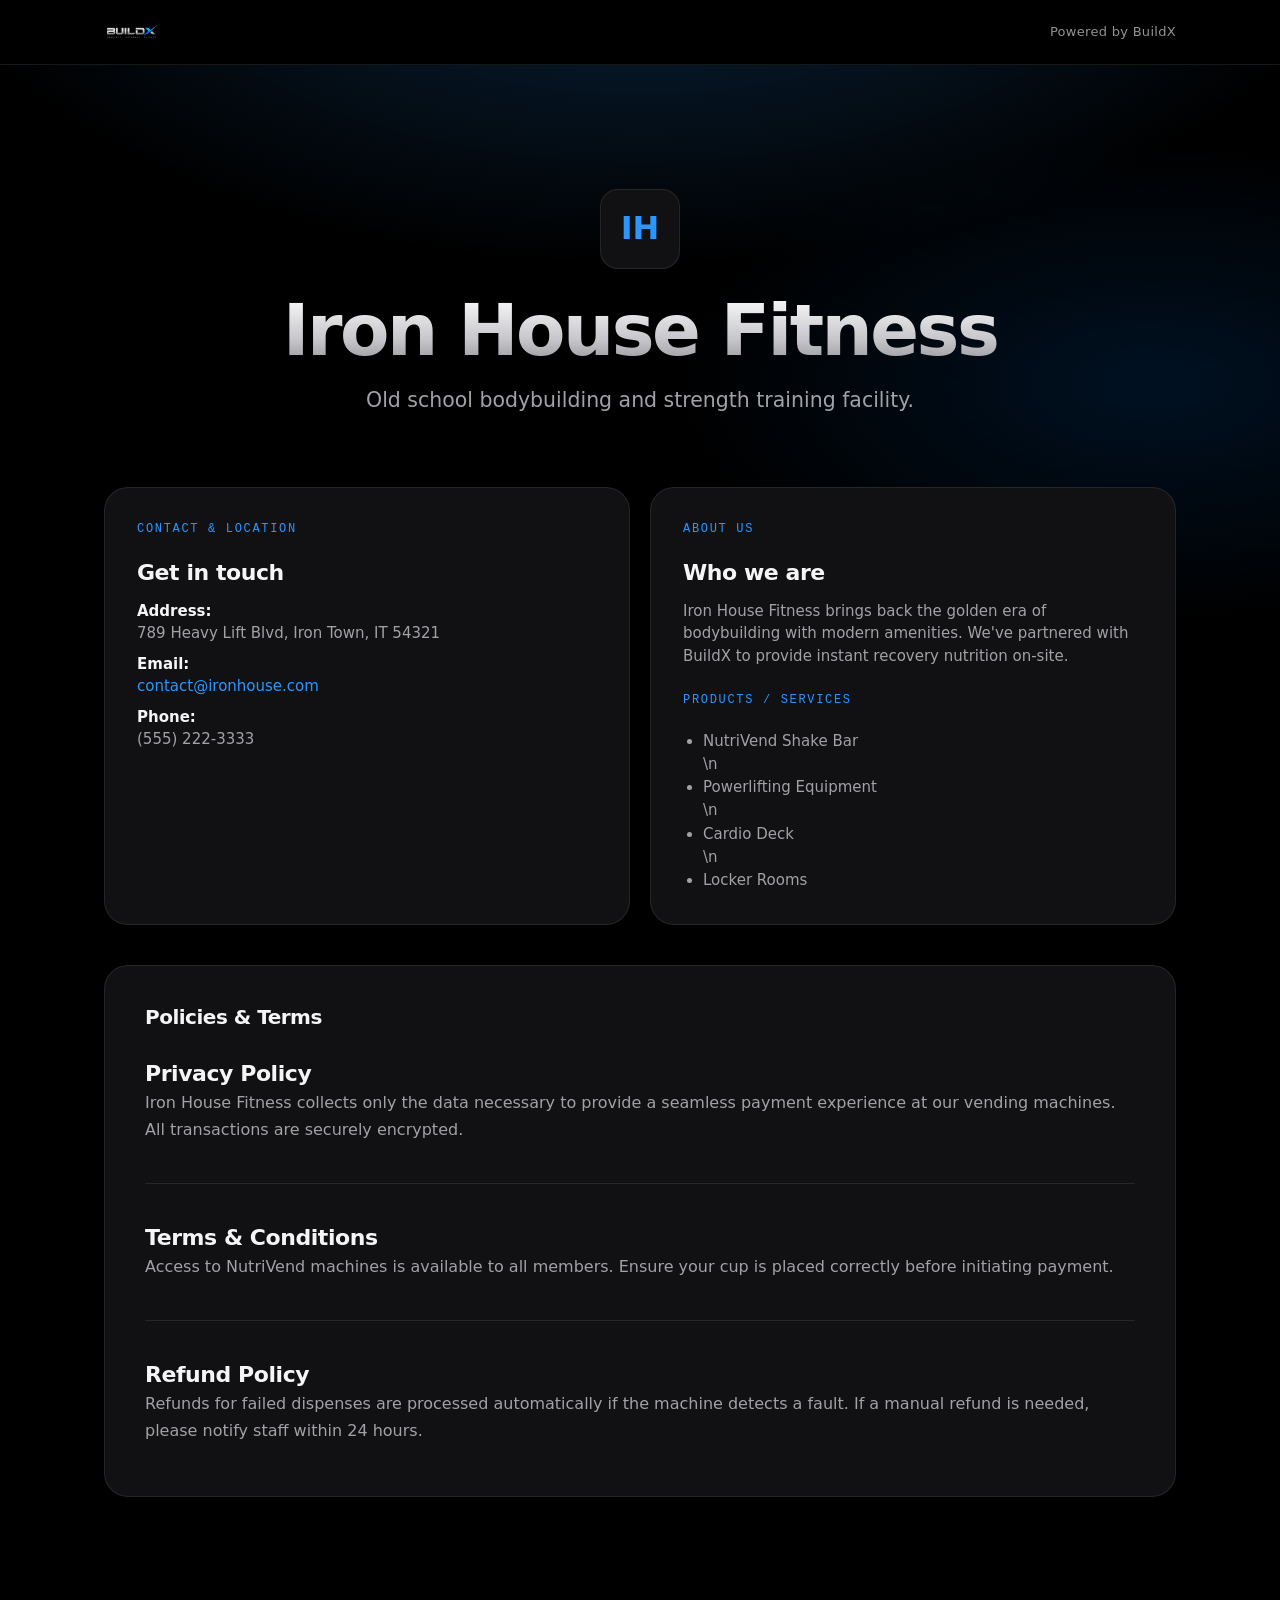
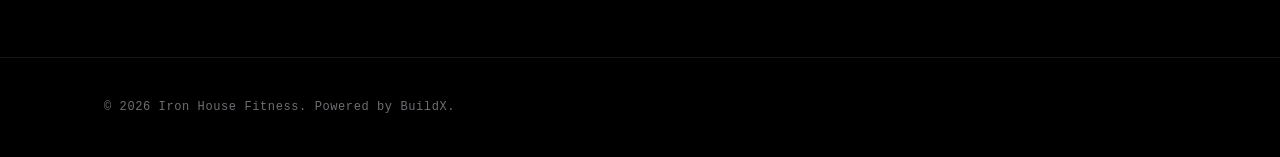
<file: merchant/iron-house-fitness/index.html>
<!DOCTYPE html>
<html lang="en">
<head>
<meta charset="UTF-8">
<meta name="viewport" content="width=device-width, initial-scale=1.0, viewport-fit=cover">
<meta name="theme-color" content="#000000">
<title>Iron House Fitness — Merchant Partner</title>
<link rel="stylesheet" href="../../assets/style.css">
<style>
  .merchant-header {
    text-align: center;
    padding: 64px 0 32px;
  }
  .merchant-logo {
    width: 80px;
    height: 80px;
    background: var(--bg-card);
    border: 1px solid var(--border);
    border-radius: var(--radius);
    display: inline-flex;
    align-items: center;
    justify-content: center;
    font-size: 32px;
    margin-bottom: 24px;
    color: var(--accent);
    font-weight: 700;
  }
  .merchant-content {
    background: var(--bg-card);
    border: 1px solid var(--border);
    border-radius: var(--radius-lg);
    padding: 40px;
    margin-bottom: 40px;
  }
  .policy-section {
    margin-top: 40px;
    padding-top: 40px;
    border-top: 1px solid var(--border);
  }
</style>
</head>
<body>

<header class="site-header">
  <div class="wrap">
    <a class="brand" href="../../index.html">
      <img src="../../assets/logo.png" alt="BuildX">
    </a>
    <div class="brand" style="margin-left: auto;">
      <span style="opacity: 0.6; font-weight: 400; font-size: 13px;">Powered by BuildX</span>
    </div>
  </div>
</header>

<section class="section dark" style="padding-top: 60px;">
  <div class="wrap reveal in">
    
    <div class="merchant-header">
      <div class="merchant-logo">IH</div>
      <h1>Iron House Fitness</h1>
      <p class="lede" style="margin: 16px auto 0;">Old school bodybuilding and strength training facility.</p>
    </div>

    <div class="grid cols-2" style="margin-top: 40px; margin-bottom: 40px;">
      <div class="card bracket">
        <div class="eyebrow">Contact & Location</div>
        <h3 style="margin-bottom: 12px; margin-top: 8px;">Get in touch</h3>
        <p class="lede" style="font-size: 15px; margin-bottom: 8px; color: var(--text);"><strong>Address:</strong><br><span style="color: var(--text-muted);">789 Heavy Lift Blvd, Iron Town, IT 54321</span></p>
        <p class="lede" style="font-size: 15px; margin-bottom: 8px; color: var(--text);"><strong>Email:</strong><br><a href="mailto:contact@ironhouse.com" style="color: var(--accent);">contact@ironhouse.com</a></p>
        <p class="lede" style="font-size: 15px; color: var(--text);"><strong>Phone:</strong><br><span style="color: var(--text-muted);">(555) 222-3333</span></p>
      </div>
      <div class="card bracket">
        <div class="eyebrow">About Us</div>
        <h3 style="margin-bottom: 12px; margin-top: 8px;">Who we are</h3>
        <p class="lede" style="font-size: 15px;">Iron House Fitness brings back the golden era of bodybuilding with modern amenities. We've partnered with BuildX to provide instant recovery nutrition on-site.</p>
        
        <div class="eyebrow" style="margin-top: 24px;">Products / Services</div>
        <ul style="color: var(--text-muted); font-size: 15px; padding-left: 20px; margin: 8px 0 0;">
          <li>NutriVend Shake Bar</li>\n          <li>Powerlifting Equipment</li>\n          <li>Cardio Deck</li>\n          <li>Locker Rooms</li>
        </ul>
      </div>
    </div>

    <div class="merchant-content legal">
      <h2 style="margin-top: 0;">Policies & Terms</h2>
      
      <div class="policy-section" style="margin-top: 32px; padding-top: 0; border: none;">
        <h3>Privacy Policy</h3>
        <p>Iron House Fitness collects only the data necessary to provide a seamless payment experience at our vending machines. All transactions are securely encrypted.</p>
      </div>

      <div class="policy-section">
        <h3>Terms & Conditions</h3>
        <p>Access to NutriVend machines is available to all members. Ensure your cup is placed correctly before initiating payment.</p>
      </div>

      <div class="policy-section">
        <h3>Refund Policy</h3>
        <p>Refunds for failed dispenses are processed automatically if the machine detects a fault. If a manual refund is needed, please notify staff within 24 hours.</p>
      </div>
    </div>

  </div>
</section>

<footer class="site-footer">
  <div class="wrap">
    <span class="mono">© 2026 Iron House Fitness. Powered by BuildX.</span>
  </div>
</footer>

<script>
  // Simple reveal animation
  document.addEventListener("DOMContentLoaded", () => {
    document.querySelectorAll(".reveal").forEach(el => el.classList.add("in"));
  });
</script>
</body>
</html>
</file>
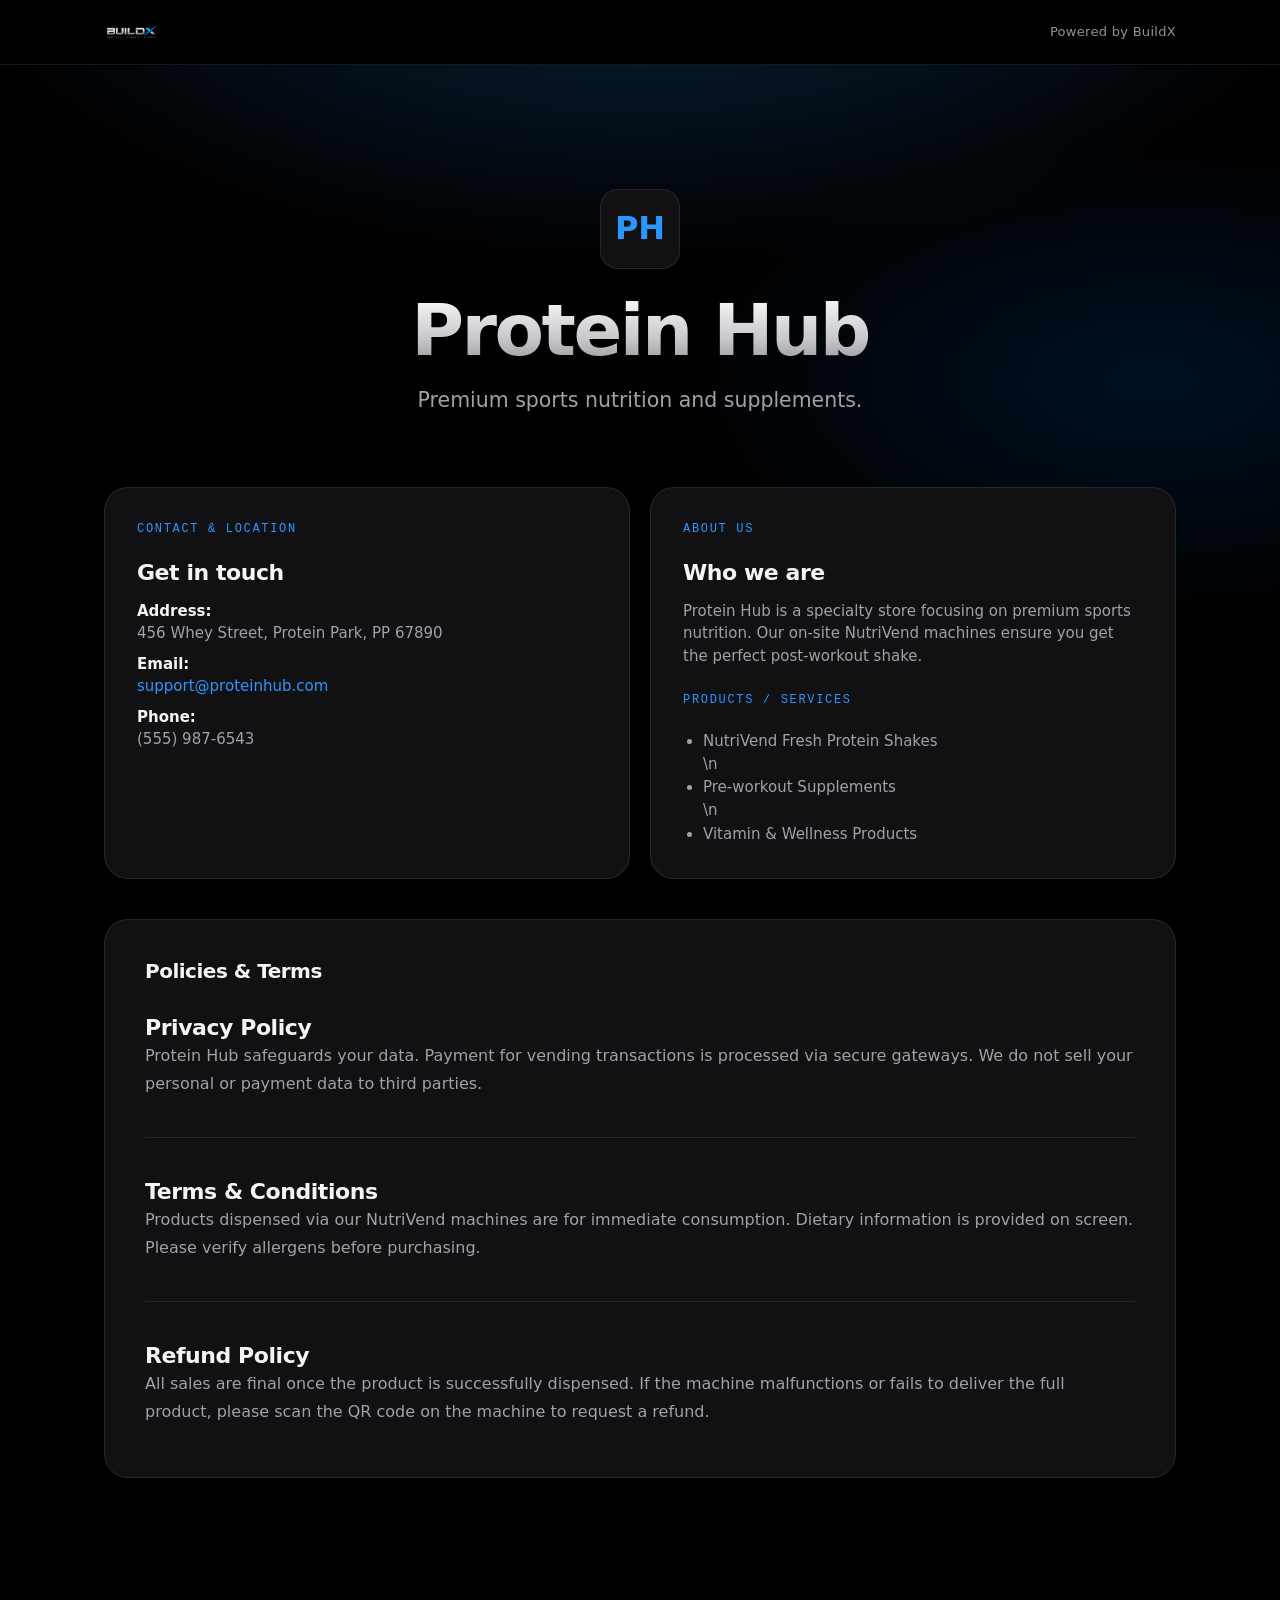
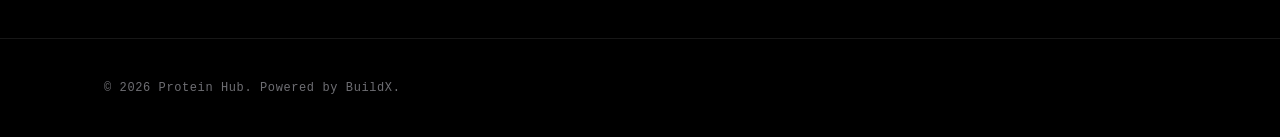
<file: merchant/protein-hub/index.html>
<!DOCTYPE html>
<html lang="en">
<head>
<meta charset="UTF-8">
<meta name="viewport" content="width=device-width, initial-scale=1.0, viewport-fit=cover">
<meta name="theme-color" content="#000000">
<title>Protein Hub — Merchant Partner</title>
<link rel="stylesheet" href="../../assets/style.css">
<style>
  .merchant-header {
    text-align: center;
    padding: 64px 0 32px;
  }
  .merchant-logo {
    width: 80px;
    height: 80px;
    background: var(--bg-card);
    border: 1px solid var(--border);
    border-radius: var(--radius);
    display: inline-flex;
    align-items: center;
    justify-content: center;
    font-size: 32px;
    margin-bottom: 24px;
    color: var(--accent);
    font-weight: 700;
  }
  .merchant-content {
    background: var(--bg-card);
    border: 1px solid var(--border);
    border-radius: var(--radius-lg);
    padding: 40px;
    margin-bottom: 40px;
  }
  .policy-section {
    margin-top: 40px;
    padding-top: 40px;
    border-top: 1px solid var(--border);
  }
</style>
</head>
<body>

<header class="site-header">
  <div class="wrap">
    <a class="brand" href="../../index.html">
      <img src="../../assets/logo.png" alt="BuildX">
    </a>
    <div class="brand" style="margin-left: auto;">
      <span style="opacity: 0.6; font-weight: 400; font-size: 13px;">Powered by BuildX</span>
    </div>
  </div>
</header>

<section class="section dark" style="padding-top: 60px;">
  <div class="wrap reveal in">
    
    <div class="merchant-header">
      <div class="merchant-logo">PH</div>
      <h1>Protein Hub</h1>
      <p class="lede" style="margin: 16px auto 0;">Premium sports nutrition and supplements.</p>
    </div>

    <div class="grid cols-2" style="margin-top: 40px; margin-bottom: 40px;">
      <div class="card bracket">
        <div class="eyebrow">Contact & Location</div>
        <h3 style="margin-bottom: 12px; margin-top: 8px;">Get in touch</h3>
        <p class="lede" style="font-size: 15px; margin-bottom: 8px; color: var(--text);"><strong>Address:</strong><br><span style="color: var(--text-muted);">456 Whey Street, Protein Park, PP 67890</span></p>
        <p class="lede" style="font-size: 15px; margin-bottom: 8px; color: var(--text);"><strong>Email:</strong><br><a href="mailto:support@proteinhub.com" style="color: var(--accent);">support@proteinhub.com</a></p>
        <p class="lede" style="font-size: 15px; color: var(--text);"><strong>Phone:</strong><br><span style="color: var(--text-muted);">(555) 987-6543</span></p>
      </div>
      <div class="card bracket">
        <div class="eyebrow">About Us</div>
        <h3 style="margin-bottom: 12px; margin-top: 8px;">Who we are</h3>
        <p class="lede" style="font-size: 15px;">Protein Hub is a specialty store focusing on premium sports nutrition. Our on-site NutriVend machines ensure you get the perfect post-workout shake.</p>
        
        <div class="eyebrow" style="margin-top: 24px;">Products / Services</div>
        <ul style="color: var(--text-muted); font-size: 15px; padding-left: 20px; margin: 8px 0 0;">
          <li>NutriVend Fresh Protein Shakes</li>\n          <li>Pre-workout Supplements</li>\n          <li>Vitamin & Wellness Products</li>
        </ul>
      </div>
    </div>

    <div class="merchant-content legal">
      <h2 style="margin-top: 0;">Policies & Terms</h2>
      
      <div class="policy-section" style="margin-top: 32px; padding-top: 0; border: none;">
        <h3>Privacy Policy</h3>
        <p>Protein Hub safeguards your data. Payment for vending transactions is processed via secure gateways. We do not sell your personal or payment data to third parties.</p>
      </div>

      <div class="policy-section">
        <h3>Terms & Conditions</h3>
        <p>Products dispensed via our NutriVend machines are for immediate consumption. Dietary information is provided on screen. Please verify allergens before purchasing.</p>
      </div>

      <div class="policy-section">
        <h3>Refund Policy</h3>
        <p>All sales are final once the product is successfully dispensed. If the machine malfunctions or fails to deliver the full product, please scan the QR code on the machine to request a refund.</p>
      </div>
    </div>

  </div>
</section>

<footer class="site-footer">
  <div class="wrap">
    <span class="mono">© 2026 Protein Hub. Powered by BuildX.</span>
  </div>
</footer>

<script>
  // Simple reveal animation
  document.addEventListener("DOMContentLoaded", () => {
    document.querySelectorAll(".reveal").forEach(el => el.classList.add("in"));
  });
</script>
</body>
</html>
</file>
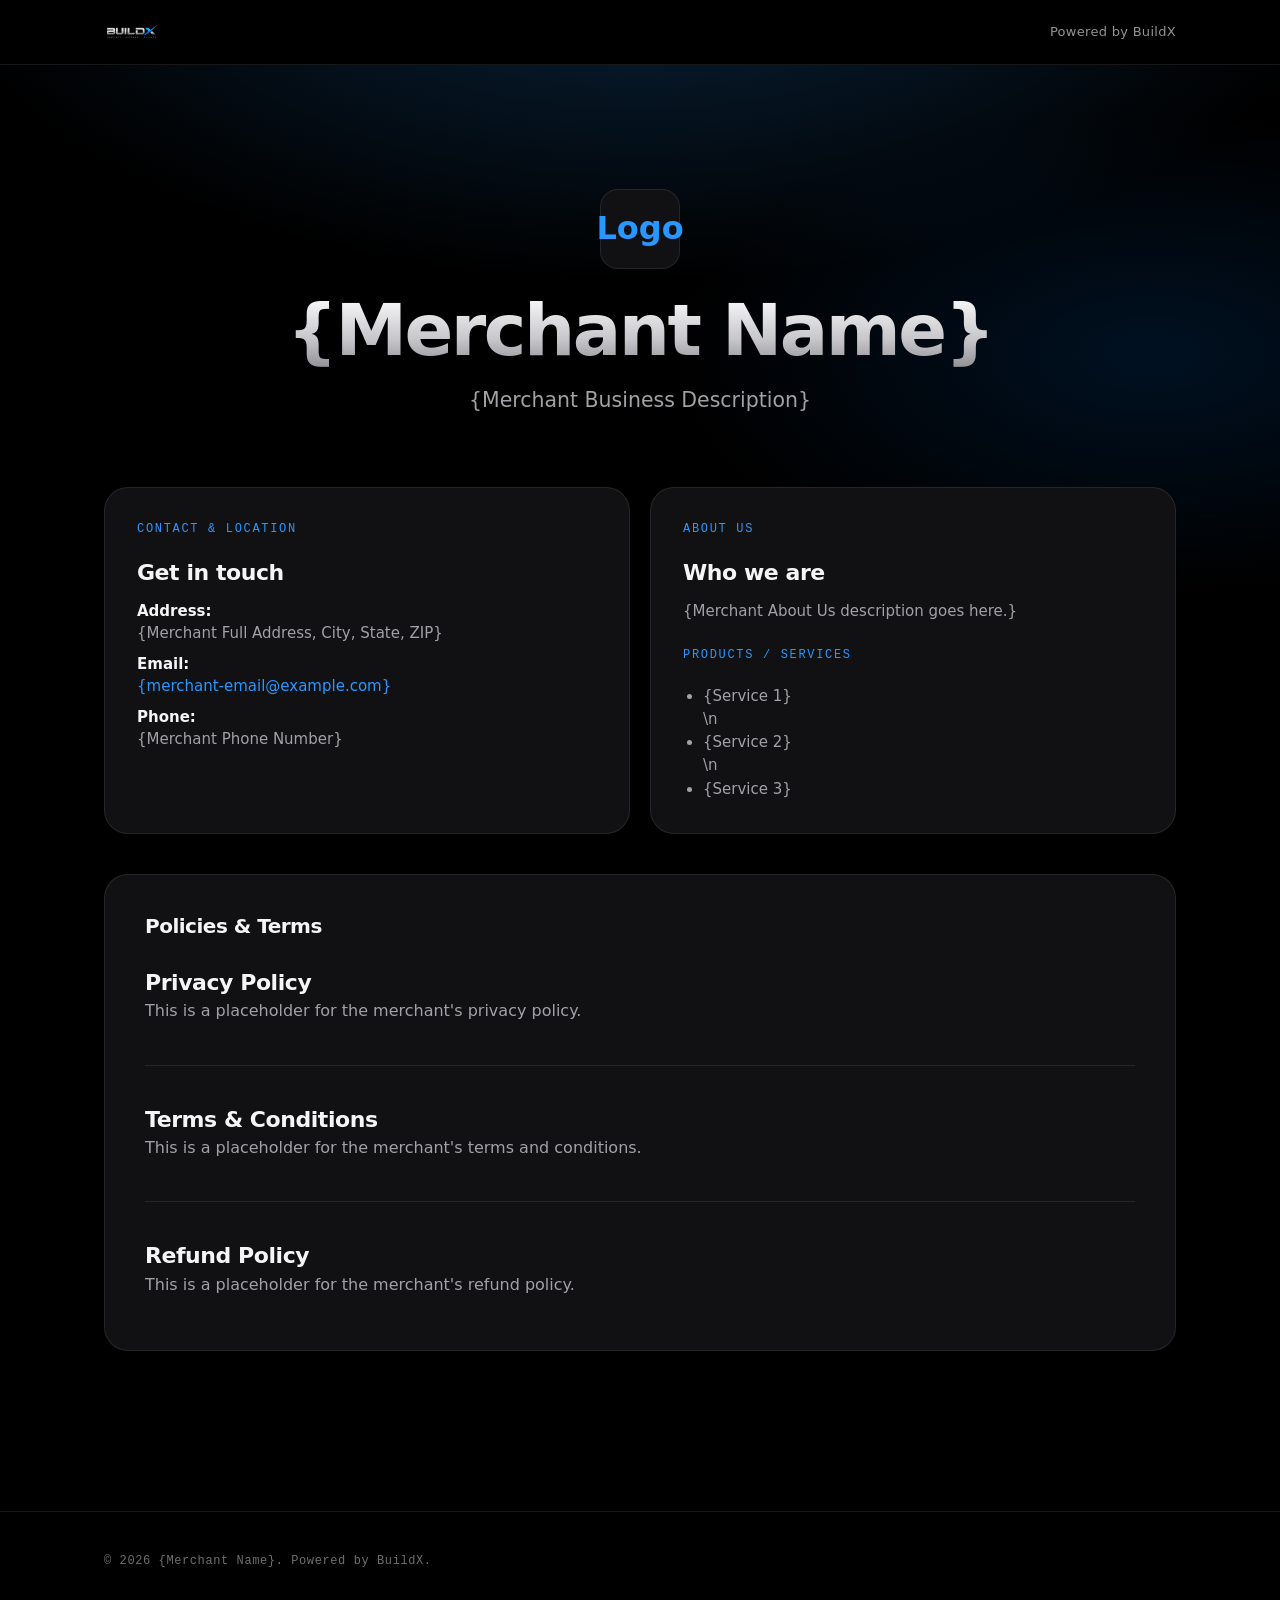
<file: merchant/template/index.html>
<!DOCTYPE html>
<html lang="en">
<head>
<meta charset="UTF-8">
<meta name="viewport" content="width=device-width, initial-scale=1.0, viewport-fit=cover">
<meta name="theme-color" content="#000000">
<title>{Merchant Name} — Merchant Partner</title>
<link rel="stylesheet" href="../../assets/style.css">
<style>
  .merchant-header {
    text-align: center;
    padding: 64px 0 32px;
  }
  .merchant-logo {
    width: 80px;
    height: 80px;
    background: var(--bg-card);
    border: 1px solid var(--border);
    border-radius: var(--radius);
    display: inline-flex;
    align-items: center;
    justify-content: center;
    font-size: 32px;
    margin-bottom: 24px;
    color: var(--accent);
    font-weight: 700;
  }
  .merchant-content {
    background: var(--bg-card);
    border: 1px solid var(--border);
    border-radius: var(--radius-lg);
    padding: 40px;
    margin-bottom: 40px;
  }
  .policy-section {
    margin-top: 40px;
    padding-top: 40px;
    border-top: 1px solid var(--border);
  }
</style>
</head>
<body>

<header class="site-header">
  <div class="wrap">
    <a class="brand" href="../../index.html">
      <img src="../../assets/logo.png" alt="BuildX">
    </a>
    <div class="brand" style="margin-left: auto;">
      <span style="opacity: 0.6; font-weight: 400; font-size: 13px;">Powered by BuildX</span>
    </div>
  </div>
</header>

<section class="section dark" style="padding-top: 60px;">
  <div class="wrap reveal in">
    
    <div class="merchant-header">
      <div class="merchant-logo">Logo</div>
      <h1>{Merchant Name}</h1>
      <p class="lede" style="margin: 16px auto 0;">{Merchant Business Description}</p>
    </div>

    <div class="grid cols-2" style="margin-top: 40px; margin-bottom: 40px;">
      <div class="card bracket">
        <div class="eyebrow">Contact & Location</div>
        <h3 style="margin-bottom: 12px; margin-top: 8px;">Get in touch</h3>
        <p class="lede" style="font-size: 15px; margin-bottom: 8px; color: var(--text);"><strong>Address:</strong><br><span style="color: var(--text-muted);">{Merchant Full Address, City, State, ZIP}</span></p>
        <p class="lede" style="font-size: 15px; margin-bottom: 8px; color: var(--text);"><strong>Email:</strong><br><a href="mailto:{merchant-email@example.com}" style="color: var(--accent);">{merchant-email@example.com}</a></p>
        <p class="lede" style="font-size: 15px; color: var(--text);"><strong>Phone:</strong><br><span style="color: var(--text-muted);">{Merchant Phone Number}</span></p>
      </div>
      <div class="card bracket">
        <div class="eyebrow">About Us</div>
        <h3 style="margin-bottom: 12px; margin-top: 8px;">Who we are</h3>
        <p class="lede" style="font-size: 15px;">{Merchant About Us description goes here.}</p>
        
        <div class="eyebrow" style="margin-top: 24px;">Products / Services</div>
        <ul style="color: var(--text-muted); font-size: 15px; padding-left: 20px; margin: 8px 0 0;">
          <li>{Service 1}</li>\n          <li>{Service 2}</li>\n          <li>{Service 3}</li>
        </ul>
      </div>
    </div>

    <div class="merchant-content legal">
      <h2 style="margin-top: 0;">Policies & Terms</h2>
      
      <div class="policy-section" style="margin-top: 32px; padding-top: 0; border: none;">
        <h3>Privacy Policy</h3>
        <p>This is a placeholder for the merchant's privacy policy.</p>
      </div>

      <div class="policy-section">
        <h3>Terms & Conditions</h3>
        <p>This is a placeholder for the merchant's terms and conditions.</p>
      </div>

      <div class="policy-section">
        <h3>Refund Policy</h3>
        <p>This is a placeholder for the merchant's refund policy.</p>
      </div>
    </div>

  </div>
</section>

<footer class="site-footer">
  <div class="wrap">
    <span class="mono">© 2026 {Merchant Name}. Powered by BuildX.</span>
  </div>
</footer>

<script>
  // Simple reveal animation
  document.addEventListener("DOMContentLoaded", () => {
    document.querySelectorAll(".reveal").forEach(el => el.classList.add("in"));
  });
</script>
</body>
</html>
</file>
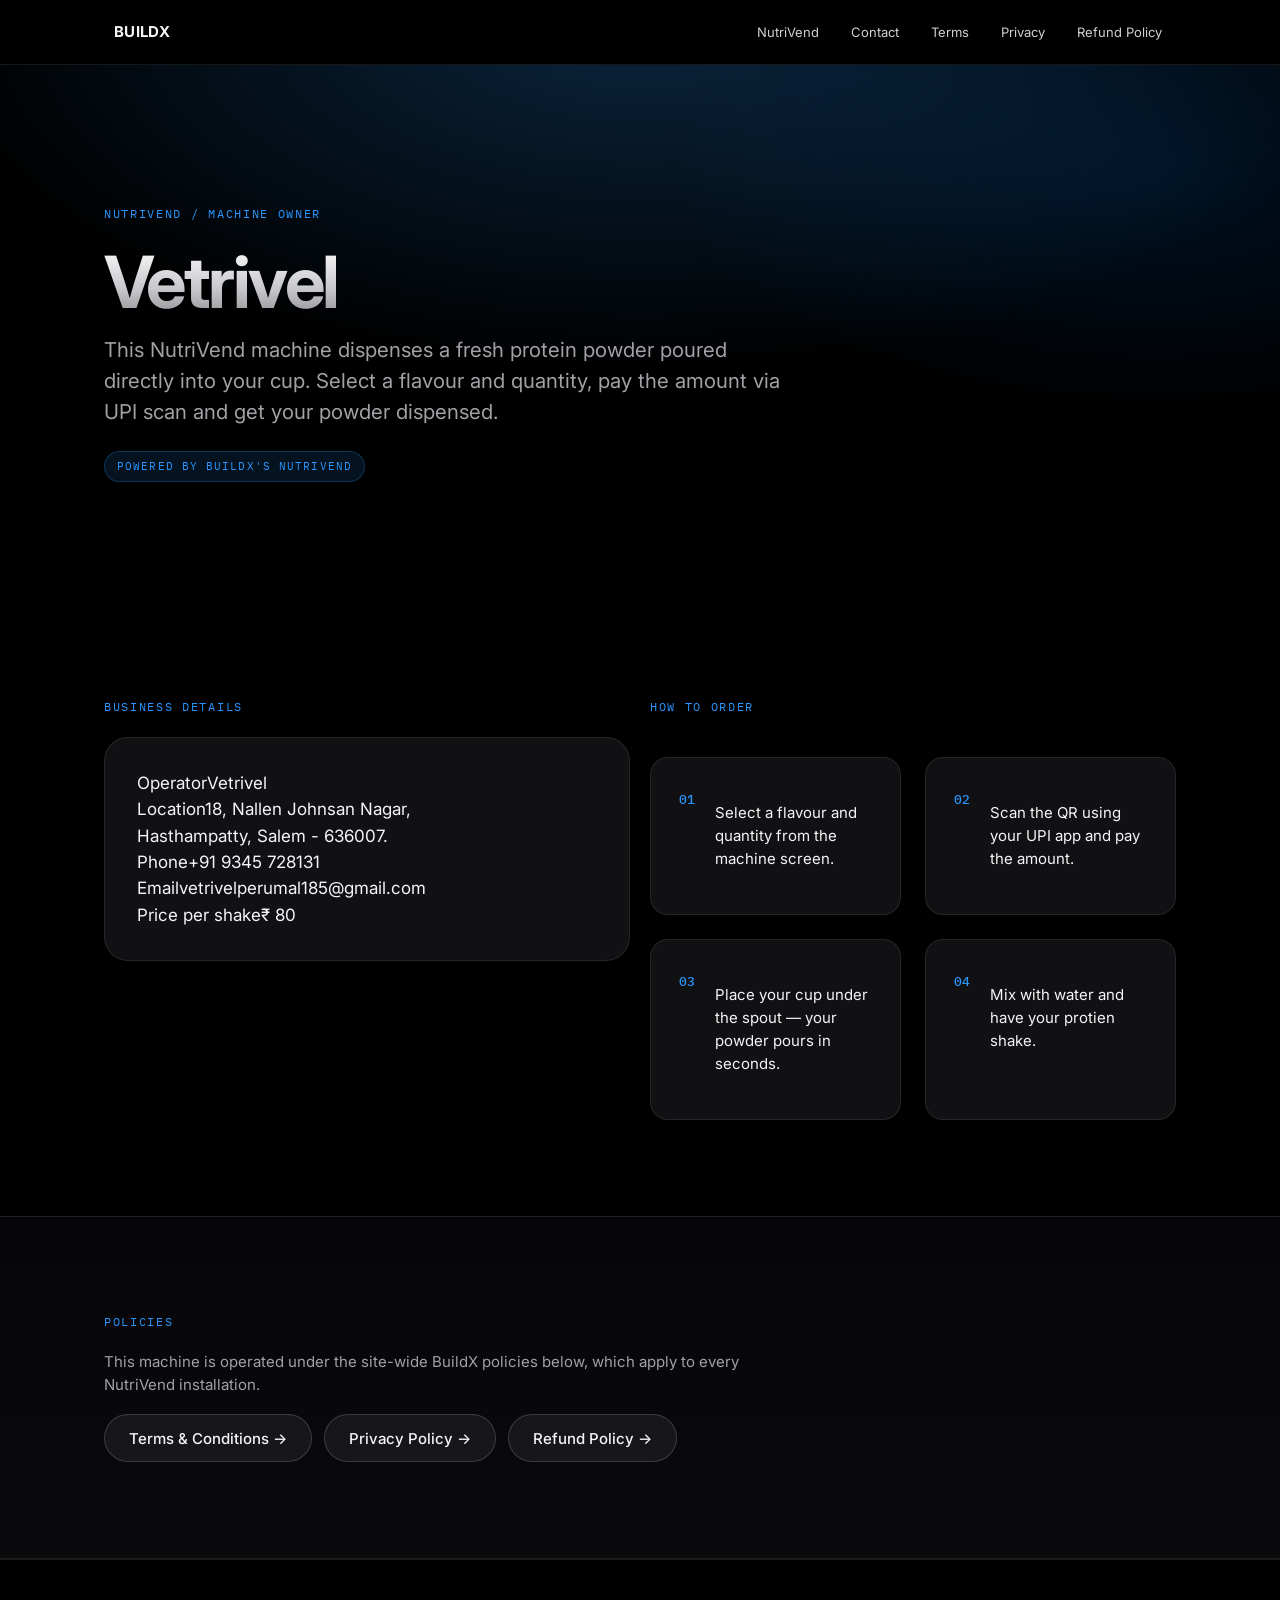
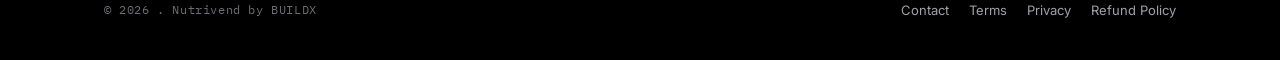
<file: nutrivend/1/index.html>
<!DOCTYPE html>
<html lang="en">
<head>
<meta charset="UTF-8">
<meta name="viewport" content="width=device-width, initial-scale=1.0">

<!-- ============================================================
     MERCHANT PAGE TEMPLATE
     To add a new merchant:
     1. Copy this whole "DEMO123" folder.
     2. Rename the folder to the merchant's Razorpay MID (or any
        short merchant code you use), e.g. nutrivend/RZP_ABC123/
     3. Edit only the text inside the areas marked
        EDIT PER MERCHANT below. Leave everything else as-is.
     4. Commit and push — GitHub Pages will serve it at
        buildx.in/nutrivend/<the-folder-name>/
     ============================================================ -->

<title>NutriVend Machine — Vetrivel | BuildX</title>
<meta name="description" content="NutriVend protein shake vending machine operated by Vetrivel.">
<link rel="preconnect" href="https://fonts.googleapis.com">
<link href="https://fonts.googleapis.com/css2?family=Space+Grotesk:wght@500;700&family=Inter:wght@400;500;600&family=IBM+Plex+Mono:wght@400;500&display=swap" rel="stylesheet">
<link rel="stylesheet" href="../../assets/style.css">
</head>
<body>

<header class="site-header">
  <div class="wrap">
    <a class="brand" href="../../index.html"><span class="mark"></span>BUILDX</a>
    <nav class="nav">
      <a href="../../nutrivend/index.html">NutriVend</a>
      <a href="../../contact.html">Contact</a>
      <a href="../../terms.html">Terms</a>
      <a href="../../privacy.html">Privacy</a>
      <a href="../../refund.html">Refund Policy</a>
    </nav>
  </div>
</header>

<section class="section dark">
  <div class="wrap">
    <div class="eyebrow">Nutrivend / Machine Owner</div>
    <!-- EDIT PER MERCHANT: business / operator name -->
    <h1>Vetrivel</h1>
    <p class="lede" style="margin-top:16px;">
      <!-- EDIT PER MERCHANT: one-line description of this specific installation -->
      This NutriVend machine dispenses a fresh protein powder poured directly into your cup. Select a flavour and quantity, pay the amount via UPI scan and get your powder dispensed.
    </p>
    <div class="pill-row mono" style="margin-top:24px;">
      <span class="tag">Powered by BuildX's NutriVend</span>
    </div>
  </div>
</section>

<section class="section">
  <div class="wrap grid cols-2">
    <div>
      <div class="eyebrow">Business details</div>
      <div class="card bracket">
        <!-- EDIT PER MERCHANT: contact + business details -->
        <div class="contact-row"><span>Operator</span><span>Vetrivel</span></div>
        <div class="contact-row"><span>Location</span><span>18, Nallen Johnsan Nagar,<br>Hasthampatty, Salem - 636007.</span></div>
        <div class="contact-row"><span>Phone</span><span>+91 9345 728131</span></div>
        <div class="contact-row"><span>Email</span><span>vetrivelperumal185@gmail.com</span></div>
        <div class="contact-row"><span>Price per shake</span><span>₹ 80</span></div>
      </div>
    </div>
    <div>
      <div class="eyebrow">How to order</div>
      <ol class="steps">
        <li><span class="step-num">01</span><div><p style="font-size:15px;">Select a flavour and quantity from the machine screen.</p></div></li>
        <li><span class="step-num">02</span><div><p style="font-size:15px;">Scan the QR using your UPI app and pay the amount.</p></div></li>
        <li><span class="step-num">03</span><div><p style="font-size:15px;">Place your cup under the spout — your powder pours in seconds.</p></div></li>
        <li><span class="step-num">04</span><div><p style="font-size:15px;">Mix with water and have your protien shake.</p></div></li>
      </ol>
    </div>
  </div>
</section>

<section class="section band">
  <div class="wrap">
    <div class="eyebrow">Policies</div>
    <p class="lede" style="font-size:15px;">This machine is operated under the site-wide BuildX policies below,
      which apply to every NutriVend installation.</p>
    <div class="pill-row" style="margin-top:18px;">
      <a class="btn ghost" href="../../terms.html">Terms &amp; Conditions →</a>
      <a class="btn ghost" href="../../privacy.html">Privacy Policy →</a>
      <a class="btn ghost" href="../../refund.html">Refund Policy →</a>
    </div>
  </div>
</section>

<footer class="site-footer">
  <div class="wrap">
    <!-- EDIT PER MERCHANT: footer credit line -->
    <span class="mono">© 2026 . Nutrivend by BUILDX</span>
    <div class="footer-links">
      <a href="../../contact.html">Contact</a>
      <a href="../../terms.html">Terms</a>
      <a href="../../privacy.html">Privacy</a>
      <a href="../../refund.html">Refund Policy</a>
    </div>
  </div>
</footer>

</body>
</html>
</file>
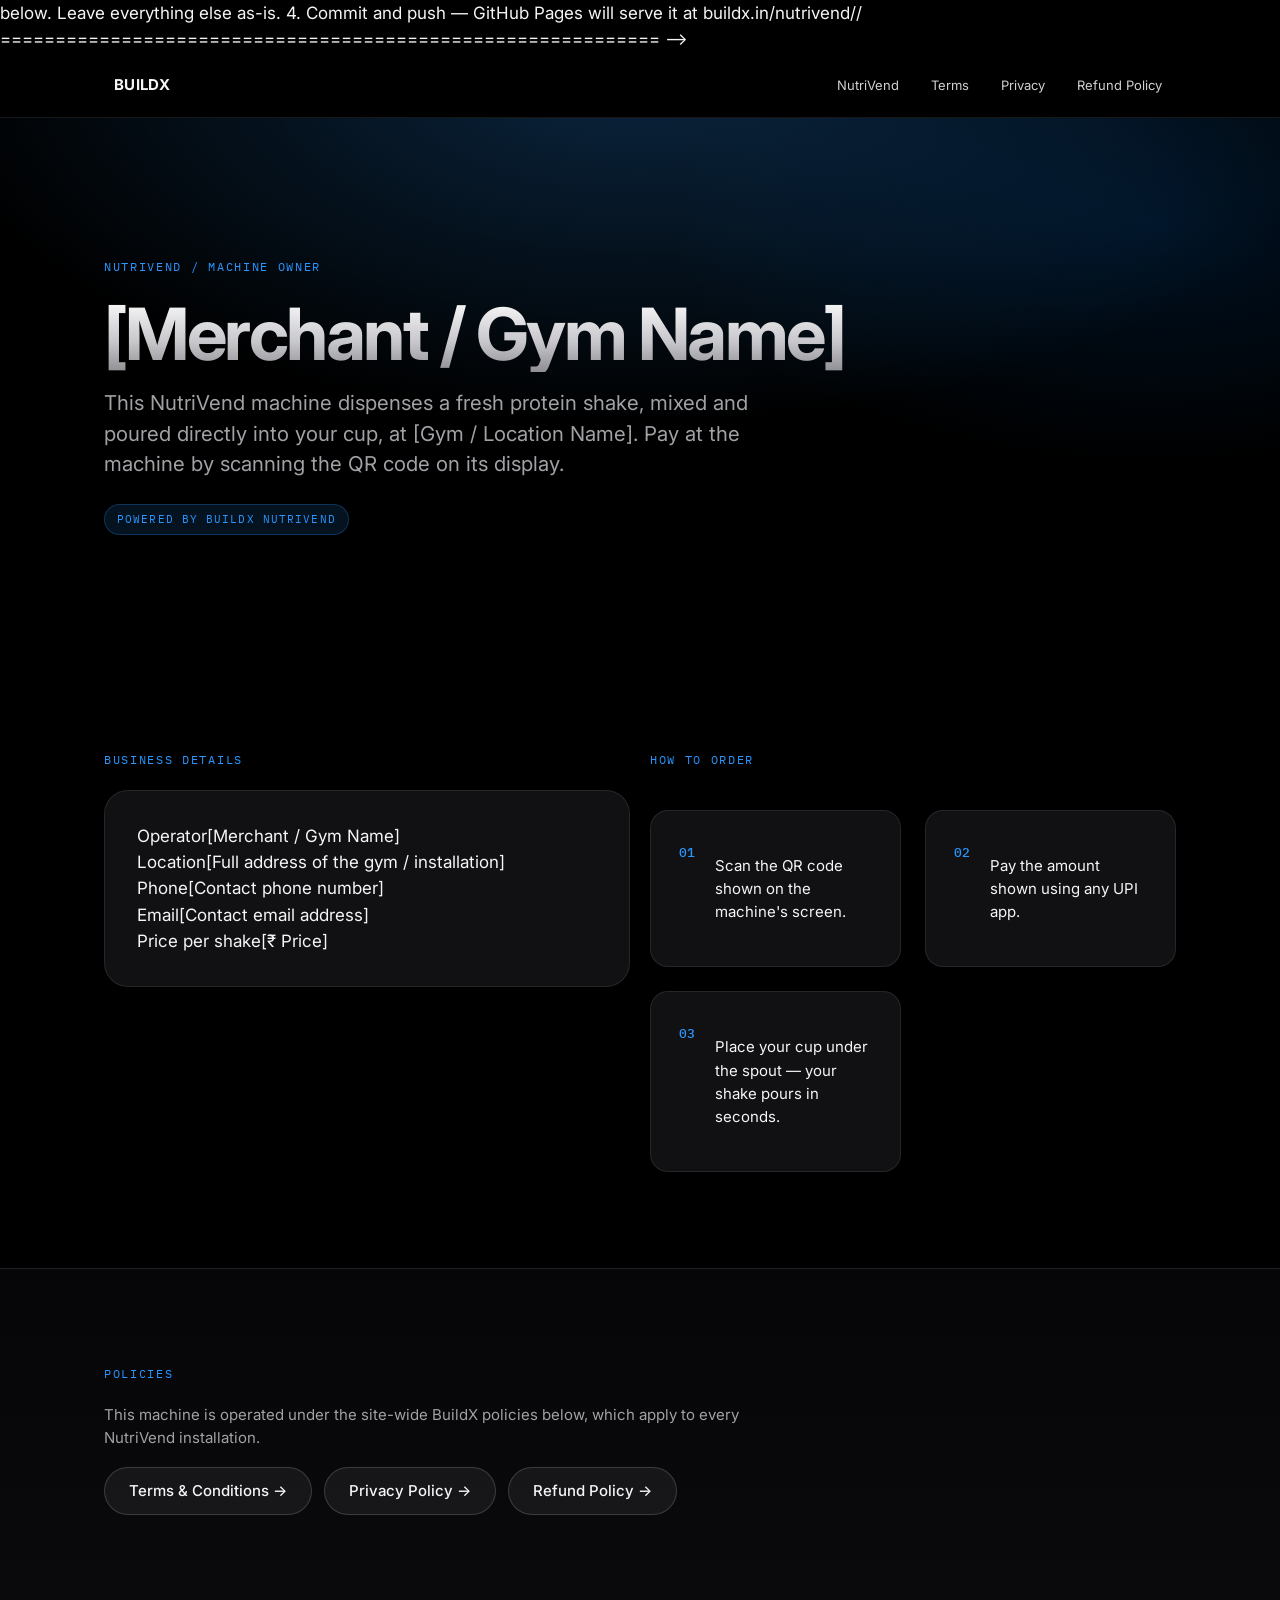
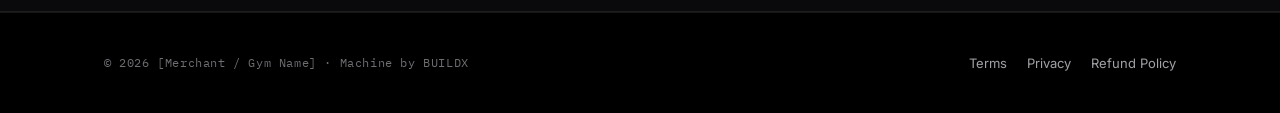
<file: nutrivend/DEMO123/index.html>
<!DOCTYPE html>
<html lang="en">
<head>
<meta charset="UTF-8">
<meta name="viewport" content="width=device-width, initial-scale=1.0">

<!-- ============================================================
     MERCHANT PAGE TEMPLATE
     To add a new merchant:
     1. Copy this whole "DEMO123" folder.
     2. Rename the folder to the merchant's Razorpay MID (or any
        short merchant code you use), e.g. nutrivend/RZP_ABC123/
     3. Edit only the text inside the areas marked
        <!-- EDIT PER MERCHANT --> below. Leave everything else as-is.
     4. Commit and push — GitHub Pages will serve it at
        buildx.in/nutrivend/<the-folder-name>/
     ============================================================ -->

<title>NutriVend Machine — [Merchant / Gym Name] | BuildX</title>
<meta name="description" content="NutriVend protein shake vending machine operated by [Merchant / Gym Name].">
<link rel="preconnect" href="https://fonts.googleapis.com">
<link href="https://fonts.googleapis.com/css2?family=Space+Grotesk:wght@500;700&family=Inter:wght@400;500;600&family=IBM+Plex+Mono:wght@400;500&display=swap" rel="stylesheet">
<link rel="stylesheet" href="../../assets/style.css">
</head>
<body>

<header class="site-header">
  <div class="wrap">
    <a class="brand" href="/"><span class="mark"></span>BUILDX</a>
    <nav class="nav">
      <a href="/nutrivend/">NutriVend</a>
      <a href="/terms.html">Terms</a>
      <a href="/privacy.html">Privacy</a>
      <a href="/refund.html">Refund Policy</a>
    </nav>
  </div>
</header>

<section class="section dark">
  <div class="wrap">
    <div class="eyebrow">Nutrivend / Machine Owner</div>
    <!-- EDIT PER MERCHANT: business / operator name -->
    <h1>[Merchant / Gym Name]</h1>
    <p class="lede" style="margin-top:16px;">
      <!-- EDIT PER MERCHANT: one-line description of this specific installation -->
      This NutriVend machine dispenses a fresh protein shake, mixed and poured directly into your cup, at
      [Gym / Location Name]. Pay at the machine by scanning the QR code on its display.
    </p>
    <div class="pill-row mono" style="margin-top:24px;">
      <span class="tag">Powered by BuildX NutriVend</span>
    </div>
  </div>
</section>

<section class="section">
  <div class="wrap grid cols-2">
    <div>
      <div class="eyebrow">Business details</div>
      <div class="card bracket">
        <!-- EDIT PER MERCHANT: contact + business details -->
        <div class="contact-row"><span>Operator</span><span>[Merchant / Gym Name]</span></div>
        <div class="contact-row"><span>Location</span><span>[Full address of the gym / installation]</span></div>
        <div class="contact-row"><span>Phone</span><span>[Contact phone number]</span></div>
        <div class="contact-row"><span>Email</span><span>[Contact email address]</span></div>
        <div class="contact-row"><span>Price per shake</span><span>[₹ Price]</span></div>
      </div>
    </div>
    <div>
      <div class="eyebrow">How to order</div>
      <ol class="steps">
        <li><span class="step-num">01</span><div><p style="font-size:15px;">Scan the QR code shown on the machine's screen.</p></div></li>
        <li><span class="step-num">02</span><div><p style="font-size:15px;">Pay the amount shown using any UPI app.</p></div></li>
        <li><span class="step-num">03</span><div><p style="font-size:15px;">Place your cup under the spout — your shake pours in seconds.</p></div></li>
      </ol>
    </div>
  </div>
</section>

<section class="section band">
  <div class="wrap">
    <div class="eyebrow">Policies</div>
    <p class="lede" style="font-size:15px;">This machine is operated under the site-wide BuildX policies below,
      which apply to every NutriVend installation.</p>
    <div class="pill-row" style="margin-top:18px;">
      <a class="btn ghost" href="/terms.html">Terms &amp; Conditions →</a>
      <a class="btn ghost" href="/privacy.html">Privacy Policy →</a>
      <a class="btn ghost" href="/refund.html">Refund Policy →</a>
    </div>
  </div>
</section>

<footer class="site-footer">
  <div class="wrap">
    <!-- EDIT PER MERCHANT: footer credit line -->
    <span class="mono">© 2026 [Merchant / Gym Name] · Machine by BUILDX</span>
    <div class="footer-links">
      <a href="/terms.html">Terms</a>
      <a href="/privacy.html">Privacy</a>
      <a href="/refund.html">Refund Policy</a>
    </div>
  </div>
</footer>

</body>
</html>
</file>
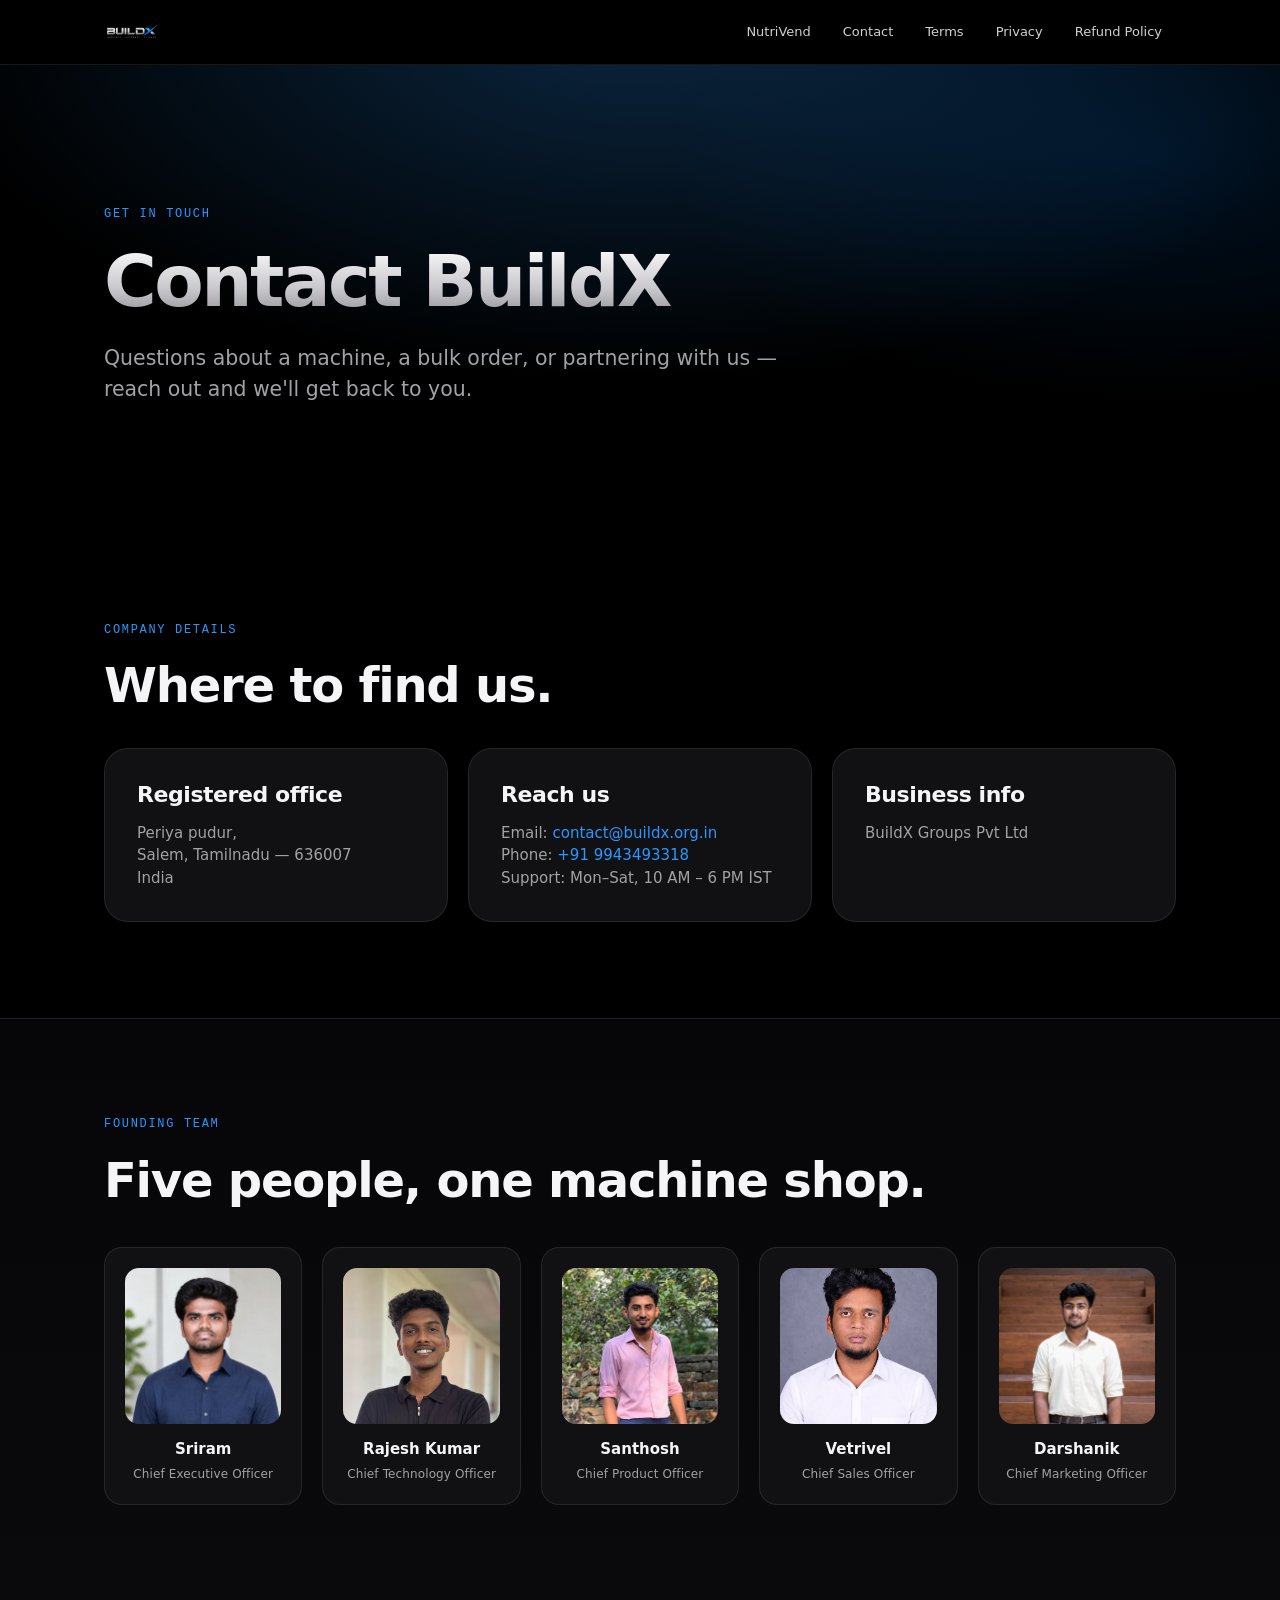
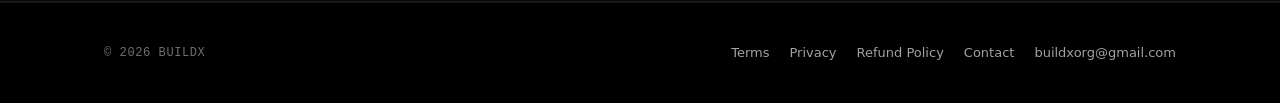
<file: contact.html>
<!DOCTYPE html>
<html lang="en">
<head>
<meta charset="UTF-8">
<meta name="viewport" content="width=device-width, initial-scale=1.0, viewport-fit=cover">
<meta name="theme-color" content="#000000">
<title>Contact | BuildX</title>
<meta name="description" content="Contact BuildX — company details and founding team.">
<link rel="icon" href="assets/logo.png" type="image/png">
<link rel="stylesheet" href="assets/style.css">
</head>
<body>

<header class="site-header">
  <div class="wrap">
    <a class="brand" href="index.html"><img src="assets/logo.png" alt="BuildX"></a>
    <button class="nav-toggle" aria-label="Toggle navigation" aria-expanded="false">
      <svg viewBox="0 0 24 24" fill="none" stroke="currentColor" stroke-width="1.8" stroke-linecap="round"><line x1="4" y1="7" x2="20" y2="7"/><line x1="4" y1="12" x2="20" y2="12"/><line x1="4" y1="17" x2="20" y2="17"/></svg>
    </button>
    <nav class="nav">
      <a href="nutrivend/index.html">NutriVend</a>
      <a href="contact.html">Contact</a>
      <a href="terms.html">Terms</a>
      <a href="privacy.html">Privacy</a>
      <a href="refund.html">Refund Policy</a>
    </nav>
  </div>
</header>

<section class="section dark">
  <div class="wrap reveal">
    <div class="eyebrow">Get in touch</div>
    <h1>Contact BuildX</h1>
    <p class="lede" style="margin-top:24px;">Questions about a machine, a bulk order, or partnering with us — reach out and we'll get back to you.</p>
  </div>
</section>

<section class="section">
  <div class="wrap reveal">
    <div class="eyebrow">Company details</div>
    <h2>Where to find us.</h2>
    <div class="info-grid">
      <div class="card bracket info-card">
        <h3>Registered office</h3>
        <p class="lede" style="font-size:15px; margin-top:12px;">
          Periya pudur,<br>
          Salem, Tamilnadu — 636007<br>
          India
        </p>
      </div>
      <div class="card bracket info-card">
        <h3>Reach us</h3>
        <p class="lede" style="font-size:15px; margin-top:12px;">
          Email: <a href="mailto:contact@buildx.org.in" style="color:var(--accent);">contact@buildx.org.in</a><br>
          Phone: <a href="tel:+91 9943493318" style="color:var(--accent);">+91 9943493318</a><br>
          Support: Mon–Sat, 10 AM – 6 PM IST
        </p>
      </div>
      <div class="card bracket info-card">
        <h3>Business info</h3>
        <p class="lede" style="font-size:15px; margin-top:12px;">
          BuildX Groups Pvt Ltd
        </p>
      </div>
    </div>
  </div>
</section>

<section class="section band">
  <div class="wrap reveal">
    <div class="eyebrow">Founding team</div>
    <h2>Five people, one machine shop.</h2>
    <div class="team-grid" style="margin-top:40px;">
      <div class="founder">
        <img class="photo" src="assets/founders/sriram.png" alt="Sriram" onerror="const d=document.createElement('div');d.className='photo';d.style.cssText='display:flex;align-items:center;justify-content:center;font-family:var(--font-display);font-size:32px;font-weight:600;color:var(--accent);background:linear-gradient(135deg,#16161a,#0a0a0d);';d.textContent=this.alt.charAt(0);this.replaceWith(d)">
        <div class="info"><div class="name">Sriram</div><div class="role">Chief Executive Officer</div></div>
      </div>
      <div class="founder">
        <img class="photo" src="assets/founders/rajesh.png" alt="Rajesh Kumar" onerror="const d=document.createElement('div');d.className='photo';d.style.cssText='display:flex;align-items:center;justify-content:center;font-family:var(--font-display);font-size:32px;font-weight:600;color:var(--accent);background:linear-gradient(135deg,#16161a,#0a0a0d);';d.textContent=this.alt.charAt(0);this.replaceWith(d)">
        <div class="info"><div class="name">Rajesh Kumar</div><div class="role">Chief Technology Officer</div></div>
      </div>
      <div class="founder">
        <img class="photo" src="assets/founders/santhosh.png" alt="Santhosh" onerror="const d=document.createElement('div');d.className='photo';d.style.cssText='display:flex;align-items:center;justify-content:center;font-family:var(--font-display);font-size:32px;font-weight:600;color:var(--accent);background:linear-gradient(135deg,#16161a,#0a0a0d);';d.textContent=this.alt.charAt(0);this.replaceWith(d)">
        <div class="info"><div class="name">Santhosh</div><div class="role">Chief Product Officer</div></div>
      </div>
      <div class="founder">
        <img class="photo" src="assets/founders/vetrivel.jpeg" alt="Vetrivel" onerror="const d=document.createElement('div');d.className='photo';d.style.cssText='display:flex;align-items:center;justify-content:center;font-family:var(--font-display);font-size:32px;font-weight:600;color:var(--accent);background:linear-gradient(135deg,#16161a,#0a0a0d);';d.textContent=this.alt.charAt(0);this.replaceWith(d)">
        <div class="info"><div class="name">Vetrivel</div><div class="role">Chief Sales Officer</div></div>
      </div>
      <div class="founder">
        <img class="photo" src="assets/founders/darshanik.png" alt="Darshanik" onerror="const d=document.createElement('div');d.className='photo';d.style.cssText='display:flex;align-items:center;justify-content:center;font-family:var(--font-display);font-size:32px;font-weight:600;color:var(--accent);background:linear-gradient(135deg,#16161a,#0a0a0d);';d.textContent=this.alt.charAt(0);this.replaceWith(d)">
        <div class="info"><div class="name">Darshanik</div><div class="role">Chief Marketing Officer</div></div>
      </div>
    </div>
  </div>
</section>

<footer class="site-footer">
  <div class="wrap">
    <span class="mono">© 2026 BUILDX</span>
    <div class="footer-links">
      <a href="terms.html">Terms</a>
      <a href="privacy.html">Privacy</a>
      <a href="refund.html">Refund Policy</a>
      <a href="contact.html">Contact</a>
      <a href="mailto:buildxorg@gmail.com">buildxorg@gmail.com</a>
    </div>
  </div>
</footer>

<script src="assets/site.js"></script>
</body>
</html>
</file>
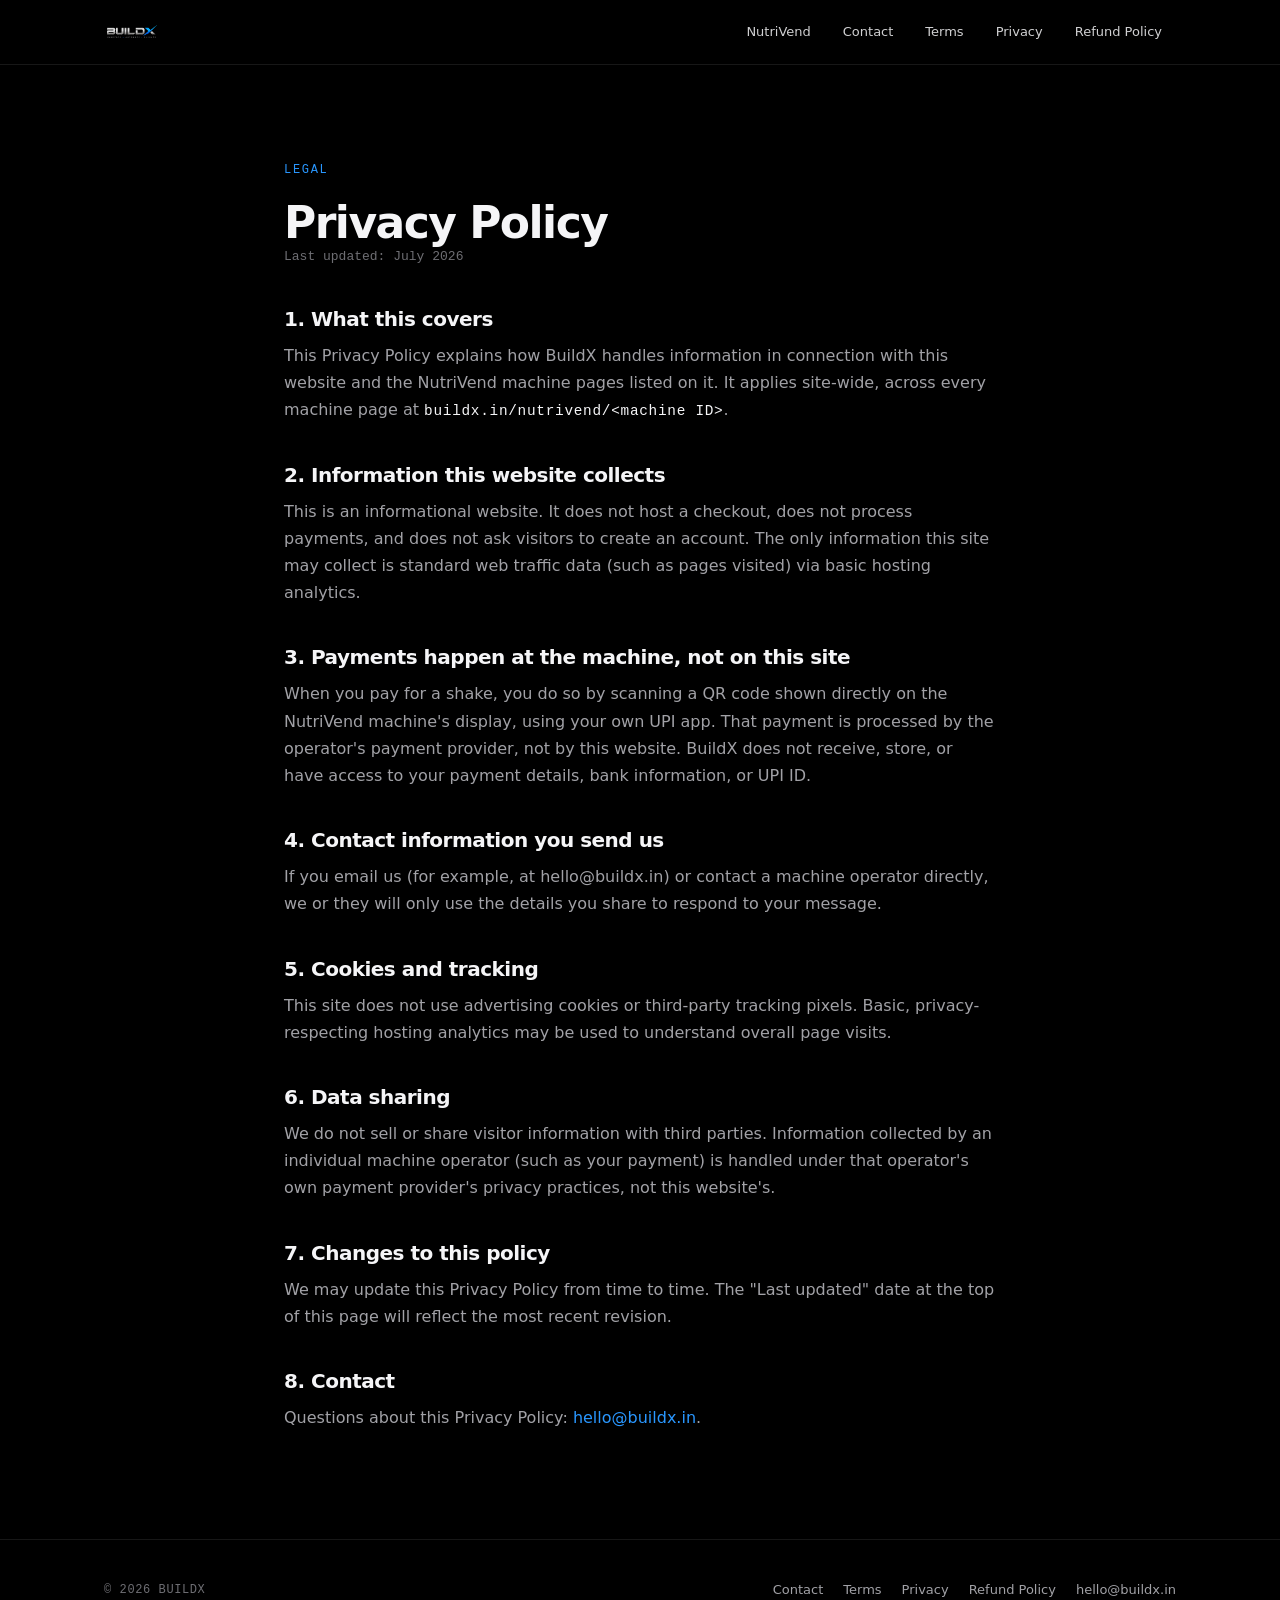
<file: privacy.html>
<!DOCTYPE html>
<html lang="en">
<head>
<meta charset="UTF-8">
<meta name="viewport" content="width=device-width, initial-scale=1.0, viewport-fit=cover">
<meta name="theme-color" content="#000000">
<title>Privacy Policy | BuildX</title>
<meta name="description" content="How BuildX handles information on this website and NutriVend machine pages.">
<link rel="icon" href="assets/logo.png" type="image/png">
<link rel="stylesheet" href="assets/style.css">
</head>
<body>

<header class="site-header">
  <div class="wrap">
    <a class="brand" href="index.html"><img src="assets/logo.png" alt="BuildX"></a>
    <button class="nav-toggle" aria-label="Toggle navigation" aria-expanded="false">
      <svg viewBox="0 0 24 24" fill="none" stroke="currentColor" stroke-width="1.8" stroke-linecap="round"><line x1="4" y1="7" x2="20" y2="7"/><line x1="4" y1="12" x2="20" y2="12"/><line x1="4" y1="17" x2="20" y2="17"/></svg>
    </button>
    <nav class="nav">
      <a href="nutrivend/index.html">NutriVend</a>
      <a href="contact.html">Contact</a>
      <a href="terms.html">Terms</a>
      <a href="privacy.html">Privacy</a>
      <a href="refund.html">Refund Policy</a>
    </nav>
  </div>
</header>

<section class="section">
  <div class="wrap legal reveal" style="max-width:760px;">
    <div class="eyebrow">Legal</div>
    <h1>Privacy Policy</h1>
    <p class="updated">Last updated: July 2026</p>

    <h2>1. What this covers</h2>
    <p>This Privacy Policy explains how BuildX handles information in connection with this website and the NutriVend machine pages listed on it. It applies site-wide, across every machine page at <span class="mono">buildx.in/nutrivend/&lt;machine ID&gt;</span>.</p>

    <h2>2. Information this website collects</h2>
    <p>This is an informational website. It does not host a checkout, does not process payments, and does not ask visitors to create an account. The only information this site may collect is standard web traffic data (such as pages visited) via basic hosting analytics.</p>

    <h2>3. Payments happen at the machine, not on this site</h2>
    <p>When you pay for a shake, you do so by scanning a QR code shown directly on the NutriVend machine's display, using your own UPI app. That payment is processed by the operator's payment provider, not by this website. BuildX does not receive, store, or have access to your payment details, bank information, or UPI ID.</p>

    <h2>4. Contact information you send us</h2>
    <p>If you email us (for example, at hello@buildx.in) or contact a machine operator directly, we or they will only use the details you share to respond to your message.</p>

    <h2>5. Cookies and tracking</h2>
    <p>This site does not use advertising cookies or third-party tracking pixels. Basic, privacy-respecting hosting analytics may be used to understand overall page visits.</p>

    <h2>6. Data sharing</h2>
    <p>We do not sell or share visitor information with third parties. Information collected by an individual machine operator (such as your payment) is handled under that operator's own payment provider's privacy practices, not this website's.</p>

    <h2>7. Changes to this policy</h2>
    <p>We may update this Privacy Policy from time to time. The "Last updated" date at the top of this page will reflect the most recent revision.</p>

    <h2>8. Contact</h2>
    <p>Questions about this Privacy Policy: <a href="mailto:hello@buildx.in">hello@buildx.in</a>.</p>
  </div>
</section>

<footer class="site-footer">
  <div class="wrap">
    <span class="mono">© 2026 BUILDX</span>
    <div class="footer-links">
      <a href="contact.html">Contact</a>
      <a href="terms.html">Terms</a>
      <a href="privacy.html">Privacy</a>
      <a href="refund.html">Refund Policy</a>
      <a href="mailto:hello@buildx.in">hello@buildx.in</a>
    </div>
  </div>
</footer>

<script src="assets/site.js"></script>
</body>
</html>
</file>
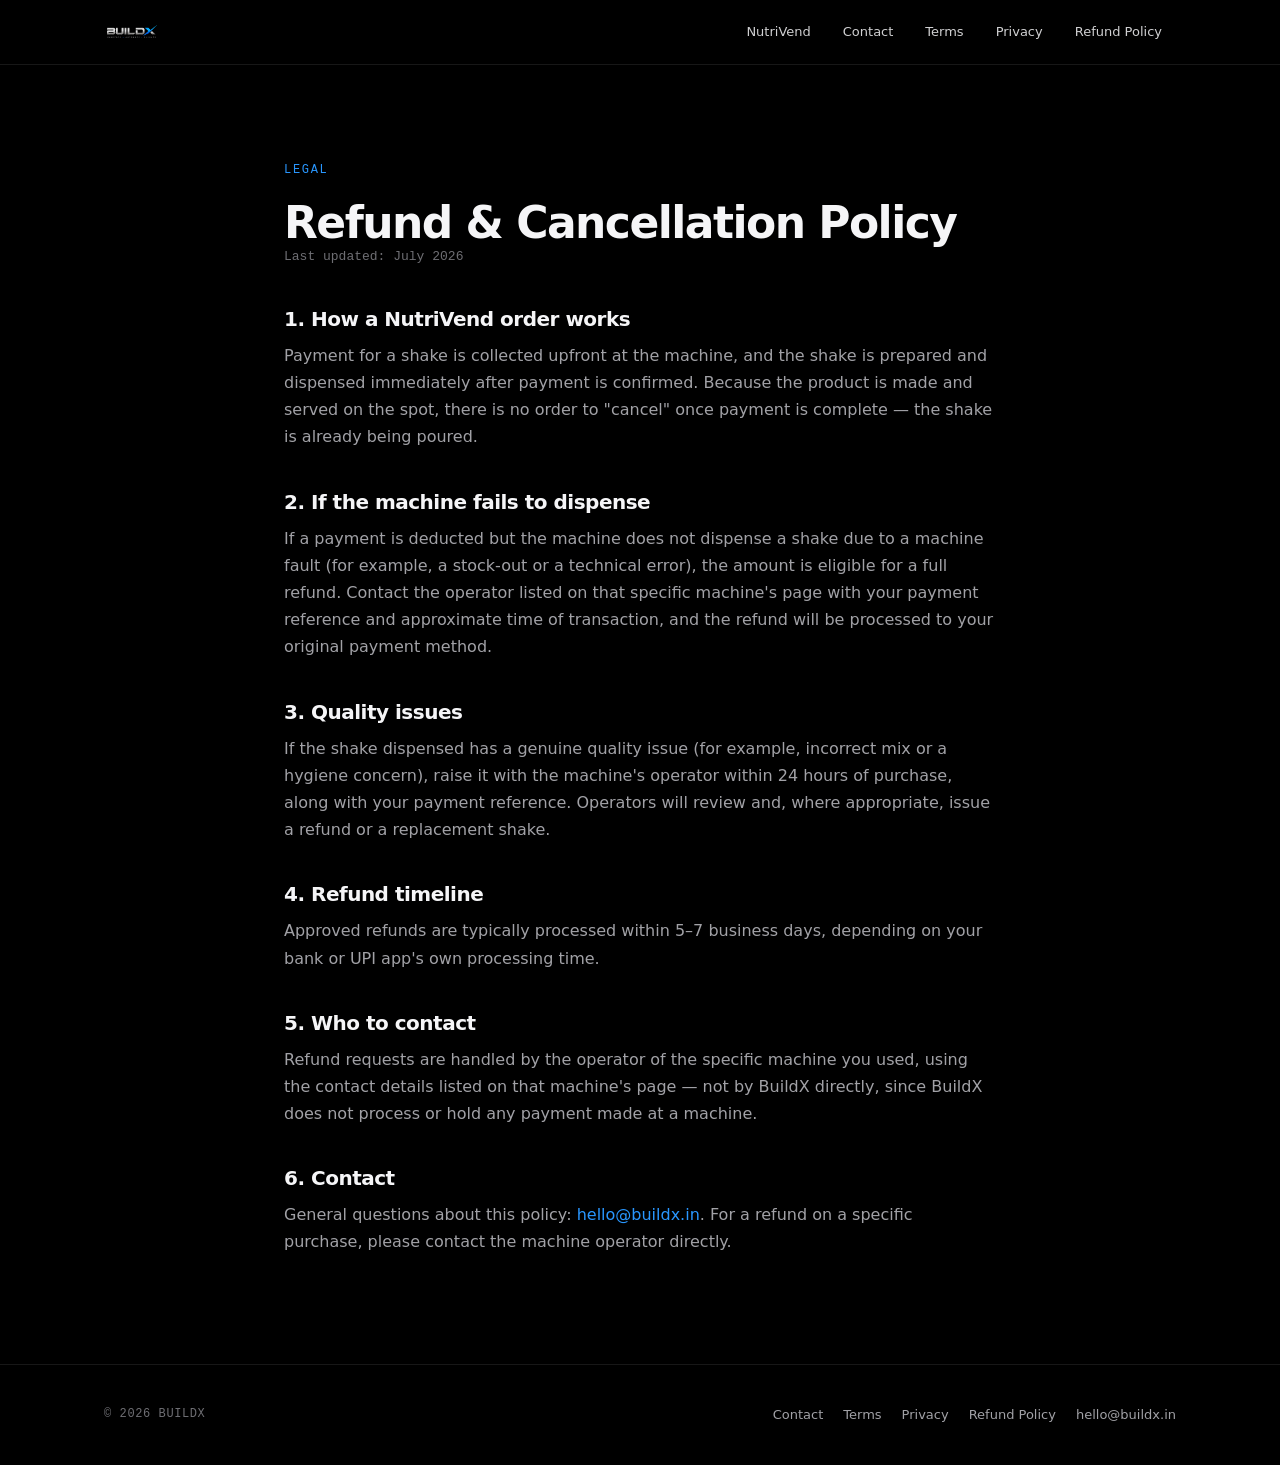
<file: refund.html>
<!DOCTYPE html>
<html lang="en">
<head>
<meta charset="UTF-8">
<meta name="viewport" content="width=device-width, initial-scale=1.0, viewport-fit=cover">
<meta name="theme-color" content="#000000">
<title>Refund & Cancellation Policy | BuildX</title>
<meta name="description" content="BuildX refund and cancellation policy for NutriVend machine purchases.">
<link rel="icon" href="assets/logo.png" type="image/png">
<link rel="stylesheet" href="assets/style.css">
</head>
<body>

<header class="site-header">
  <div class="wrap">
    <a class="brand" href="index.html"><img src="assets/logo.png" alt="BuildX"></a>
    <button class="nav-toggle" aria-label="Toggle navigation" aria-expanded="false">
      <svg viewBox="0 0 24 24" fill="none" stroke="currentColor" stroke-width="1.8" stroke-linecap="round"><line x1="4" y1="7" x2="20" y2="7"/><line x1="4" y1="12" x2="20" y2="12"/><line x1="4" y1="17" x2="20" y2="17"/></svg>
    </button>
    <nav class="nav">
      <a href="nutrivend/index.html">NutriVend</a>
      <a href="contact.html">Contact</a>
      <a href="terms.html">Terms</a>
      <a href="privacy.html">Privacy</a>
      <a href="refund.html">Refund Policy</a>
    </nav>
  </div>
</header>

<section class="section">
  <div class="wrap legal reveal" style="max-width:760px;">
    <div class="eyebrow">Legal</div>
    <h1>Refund &amp; Cancellation Policy</h1>
    <p class="updated">Last updated: July 2026</p>

    <h2>1. How a NutriVend order works</h2>
    <p>Payment for a shake is collected upfront at the machine, and the shake is prepared and dispensed immediately after payment is confirmed. Because the product is made and served on the spot, there is no order to "cancel" once payment is complete — the shake is already being poured.</p>

    <h2>2. If the machine fails to dispense</h2>
    <p>If a payment is deducted but the machine does not dispense a shake due to a machine fault (for example, a stock-out or a technical error), the amount is eligible for a full refund. Contact the operator listed on that specific machine's page with your payment reference and approximate time of transaction, and the refund will be processed to your original payment method.</p>

    <h2>3. Quality issues</h2>
    <p>If the shake dispensed has a genuine quality issue (for example, incorrect mix or a hygiene concern), raise it with the machine's operator within 24 hours of purchase, along with your payment reference. Operators will review and, where appropriate, issue a refund or a replacement shake.</p>

    <h2>4. Refund timeline</h2>
    <p>Approved refunds are typically processed within 5–7 business days, depending on your bank or UPI app's own processing time.</p>

    <h2>5. Who to contact</h2>
    <p>Refund requests are handled by the operator of the specific machine you used, using the contact details listed on that machine's page — not by BuildX directly, since BuildX does not process or hold any payment made at a machine.</p>

    <h2>6. Contact</h2>
    <p>General questions about this policy: <a href="mailto:hello@buildx.in">hello@buildx.in</a>. For a refund on a specific purchase, please contact the machine operator directly.</p>
  </div>
</section>

<footer class="site-footer">
  <div class="wrap">
    <span class="mono">© 2026 BUILDX</span>
    <div class="footer-links">
      <a href="contact.html">Contact</a>
      <a href="terms.html">Terms</a>
      <a href="privacy.html">Privacy</a>
      <a href="refund.html">Refund Policy</a>
      <a href="mailto:hello@buildx.in">hello@buildx.in</a>
    </div>
  </div>
</footer>

<script src="assets/site.js"></script>
</body>
</html>
</file>
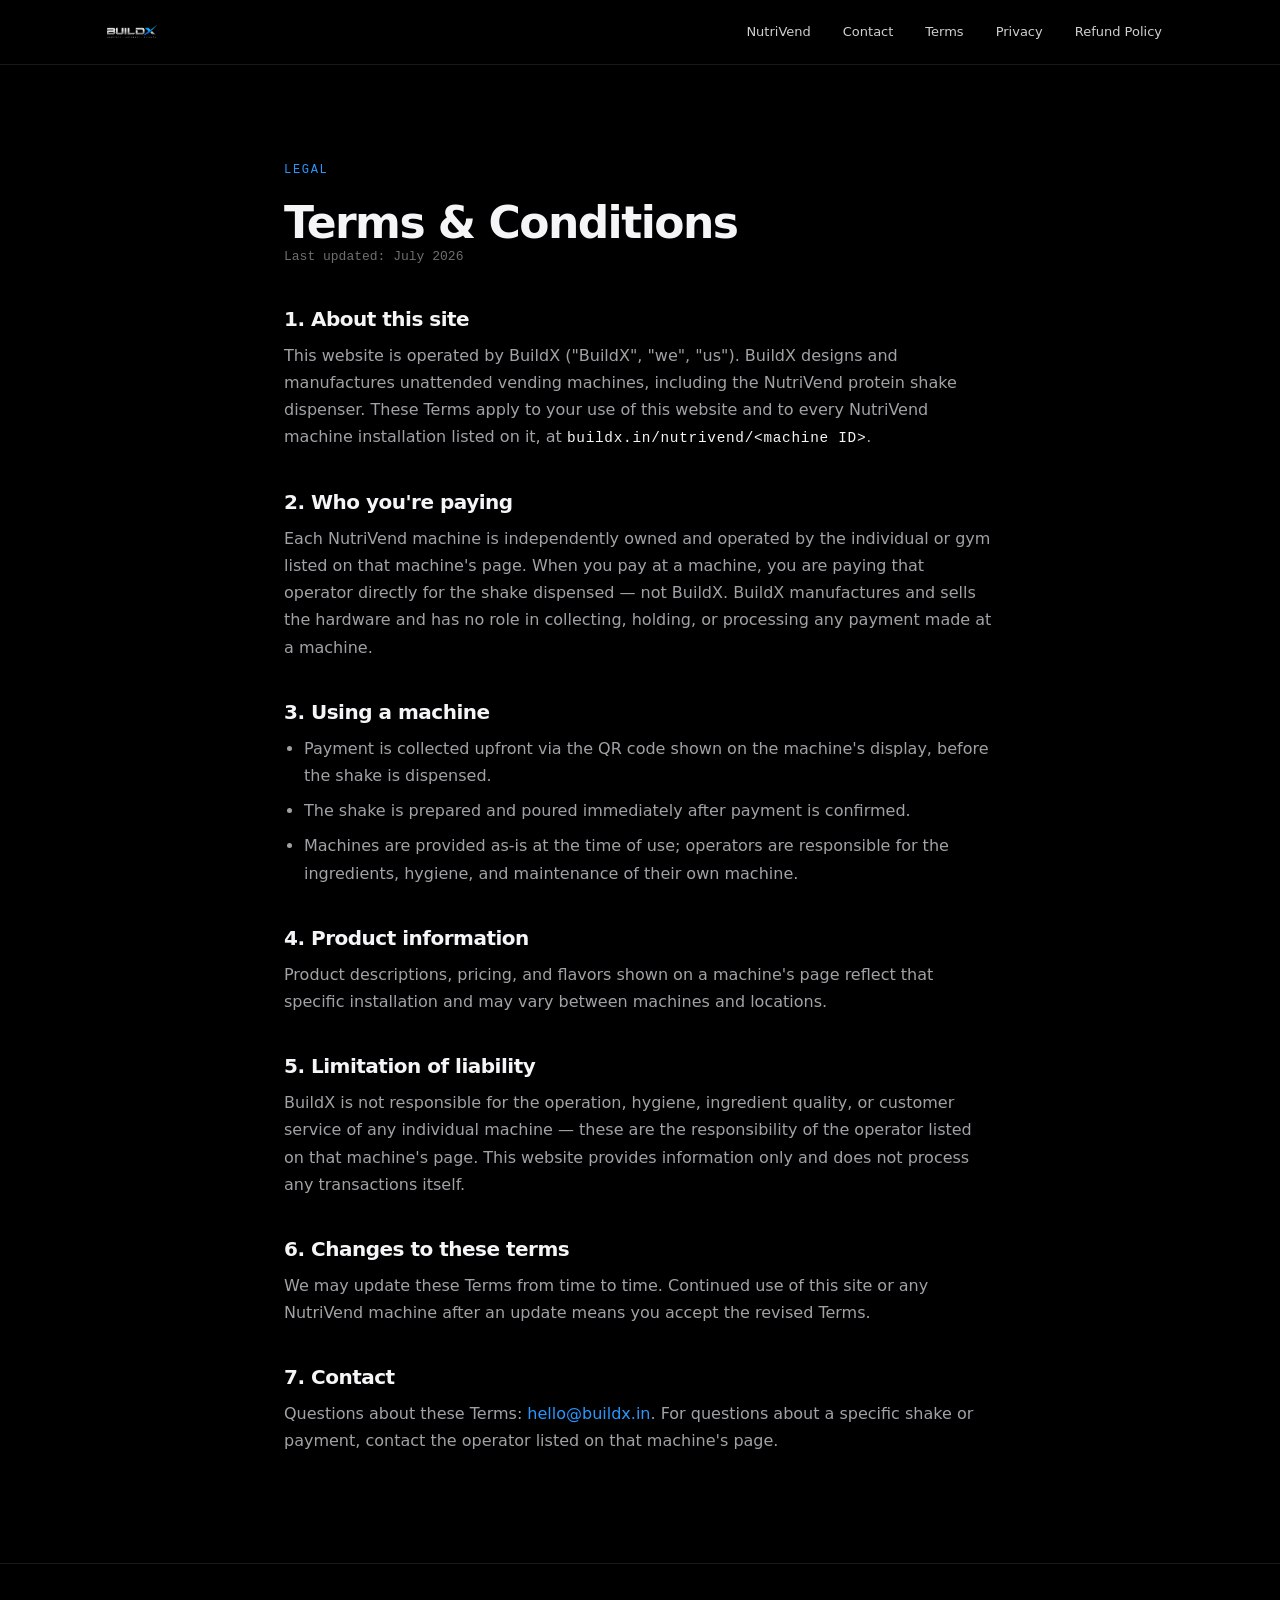
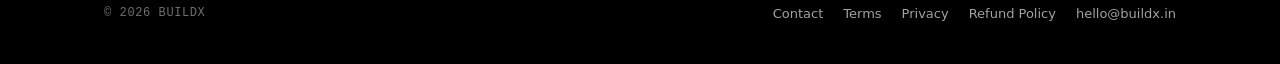
<file: terms.html>
<!DOCTYPE html>
<html lang="en">
<head>
<meta charset="UTF-8">
<meta name="viewport" content="width=device-width, initial-scale=1.0, viewport-fit=cover">
<meta name="theme-color" content="#000000">
<title>Terms &amp; Conditions | BuildX</title>
<meta name="description" content="Terms and conditions for the BuildX website and NutriVend machines.">
<link rel="icon" href="assets/logo.png" type="image/png">
<link rel="stylesheet" href="assets/style.css">
</head>
<body>

<header class="site-header">
  <div class="wrap">
    <a class="brand" href="index.html"><img src="assets/logo.png" alt="BuildX"></a>
    <button class="nav-toggle" aria-label="Toggle navigation" aria-expanded="false">
      <svg viewBox="0 0 24 24" fill="none" stroke="currentColor" stroke-width="1.8" stroke-linecap="round"><line x1="4" y1="7" x2="20" y2="7"/><line x1="4" y1="12" x2="20" y2="12"/><line x1="4" y1="17" x2="20" y2="17"/></svg>
    </button>
    <nav class="nav">
      <a href="nutrivend/index.html">NutriVend</a>
      <a href="contact.html">Contact</a>
      <a href="terms.html">Terms</a>
      <a href="privacy.html">Privacy</a>
      <a href="refund.html">Refund Policy</a>
    </nav>
  </div>
</header>

<section class="section">
  <div class="wrap legal reveal" style="max-width:760px;">
    <div class="eyebrow">Legal</div>
    <h1>Terms &amp; Conditions</h1>
    <p class="updated">Last updated: July 2026</p>

    <h2>1. About this site</h2>
    <p>This website is operated by BuildX ("BuildX", "we", "us"). BuildX designs and manufactures unattended vending machines, including the NutriVend protein shake dispenser. These Terms apply to your use of this website and to every NutriVend machine installation listed on it, at <span class="mono">buildx.in/nutrivend/&lt;machine ID&gt;</span>.</p>

    <h2>2. Who you're paying</h2>
    <p>Each NutriVend machine is independently owned and operated by the individual or gym listed on that machine's page. When you pay at a machine, you are paying that operator directly for the shake dispensed — not BuildX. BuildX manufactures and sells the hardware and has no role in collecting, holding, or processing any payment made at a machine.</p>

    <h2>3. Using a machine</h2>
    <ul>
      <li>Payment is collected upfront via the QR code shown on the machine's display, before the shake is dispensed.</li>
      <li>The shake is prepared and poured immediately after payment is confirmed.</li>
      <li>Machines are provided as-is at the time of use; operators are responsible for the ingredients, hygiene, and maintenance of their own machine.</li>
    </ul>

    <h2>4. Product information</h2>
    <p>Product descriptions, pricing, and flavors shown on a machine's page reflect that specific installation and may vary between machines and locations.</p>

    <h2>5. Limitation of liability</h2>
    <p>BuildX is not responsible for the operation, hygiene, ingredient quality, or customer service of any individual machine — these are the responsibility of the operator listed on that machine's page. This website provides information only and does not process any transactions itself.</p>

    <h2>6. Changes to these terms</h2>
    <p>We may update these Terms from time to time. Continued use of this site or any NutriVend machine after an update means you accept the revised Terms.</p>

    <h2>7. Contact</h2>
    <p>Questions about these Terms: <a href="mailto:hello@buildx.in">hello@buildx.in</a>. For questions about a specific shake or payment, contact the operator listed on that machine's page.</p>
  </div>
</section>

<footer class="site-footer">
  <div class="wrap">
    <span class="mono">© 2026 BUILDX</span>
    <div class="footer-links">
      <a href="contact.html">Contact</a>
      <a href="terms.html">Terms</a>
      <a href="privacy.html">Privacy</a>
      <a href="refund.html">Refund Policy</a>
      <a href="mailto:hello@buildx.in">hello@buildx.in</a>
    </div>
  </div>
</footer>

<script src="assets/site.js"></script>
</body>
</html>
</file>
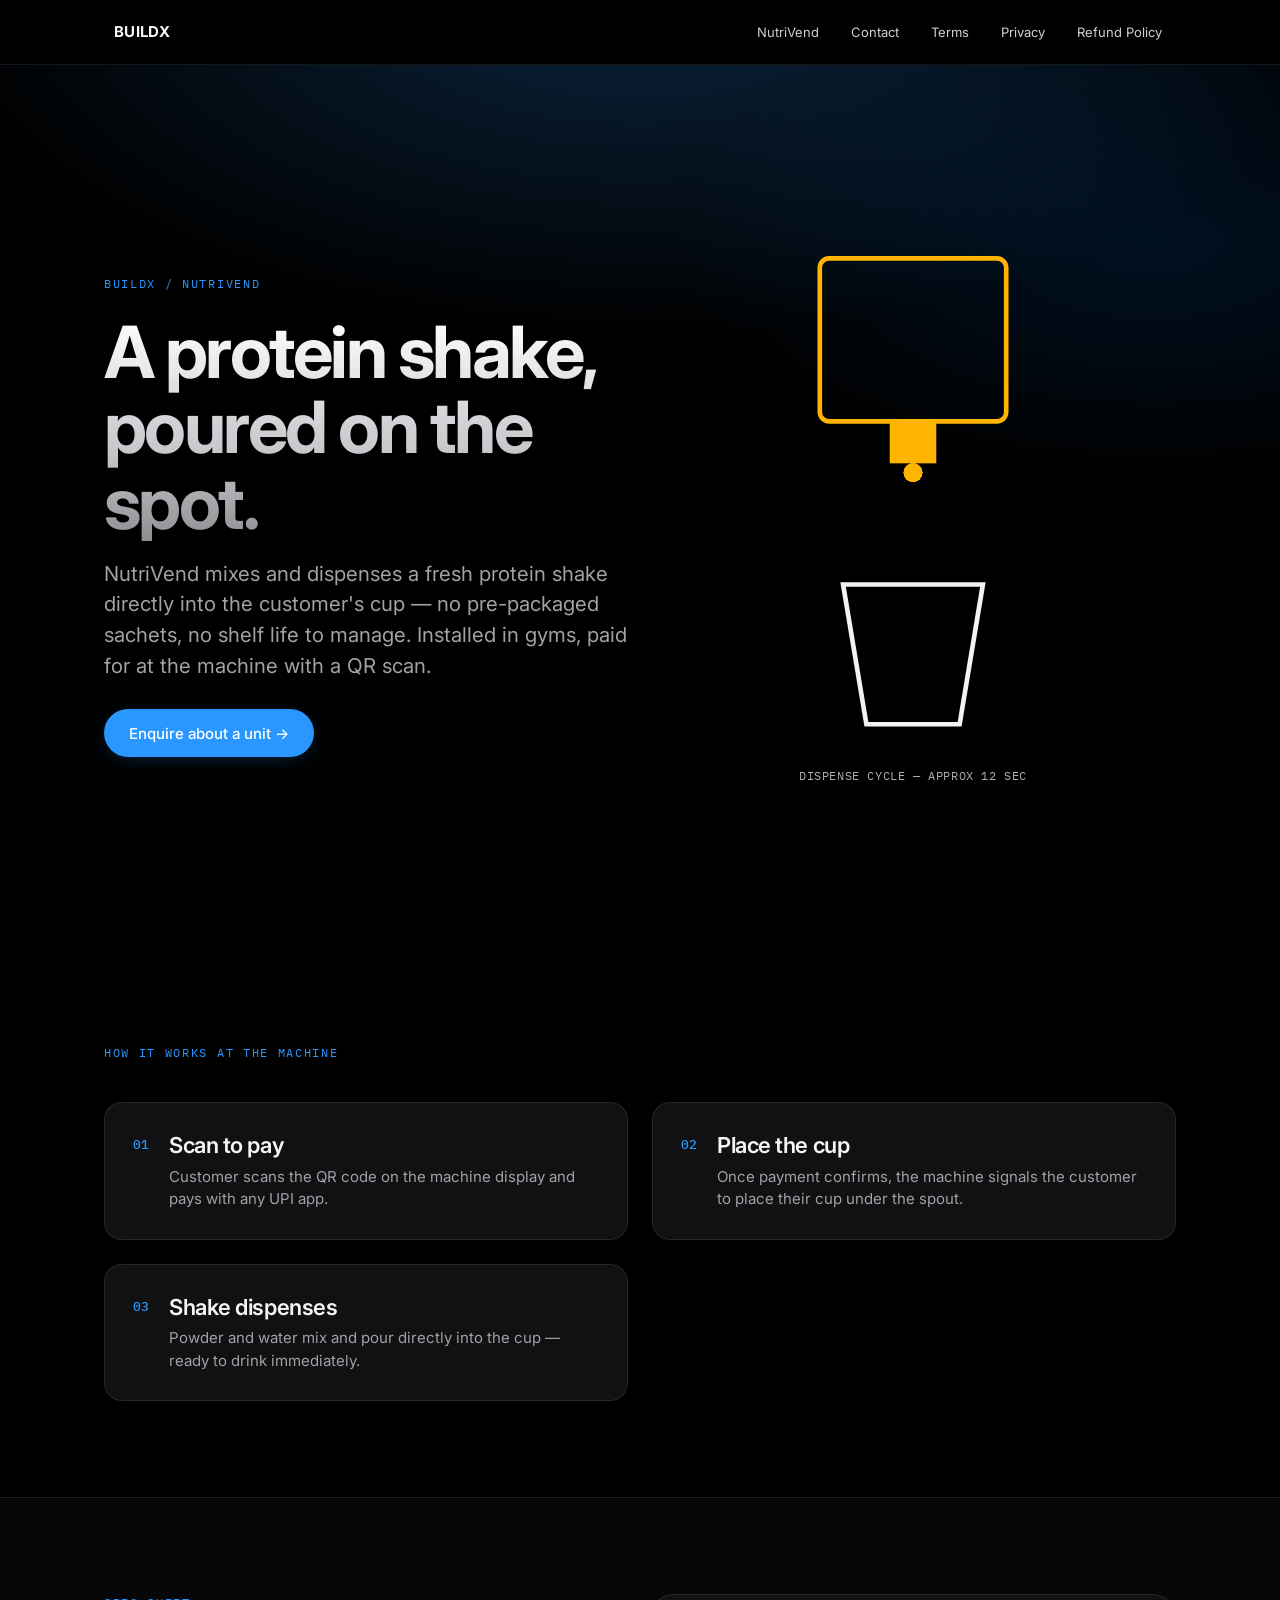
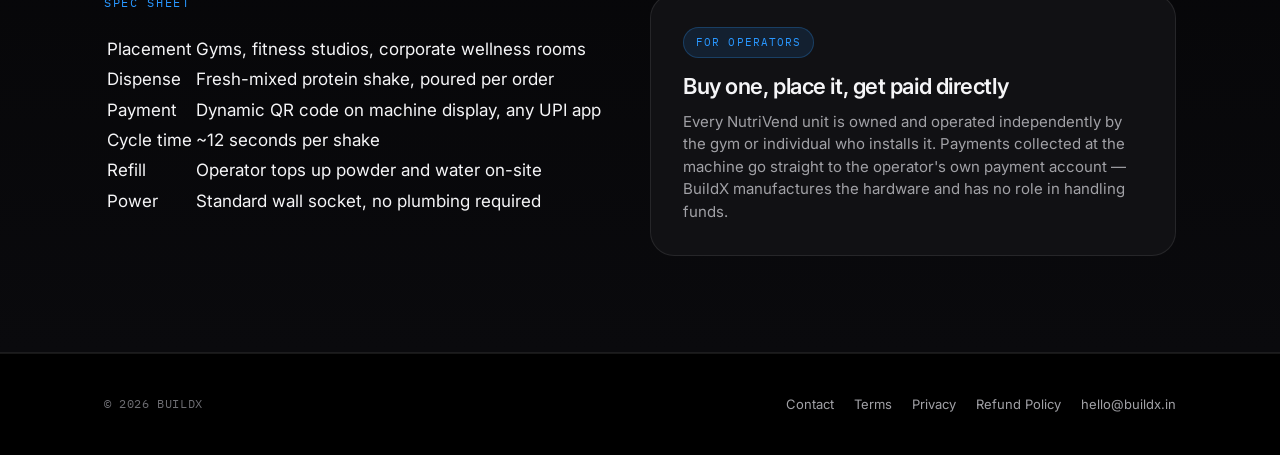
<file: nutrivend/index_OG.html>
<!DOCTYPE html>
<html lang="en">
<head>
<meta charset="UTF-8">
<meta name="viewport" content="width=device-width, initial-scale=1.0">
<title>NutriVend by BuildX — Protein Shake Vending Machine for Gyms</title>
<meta name="description" content="NutriVend dispenses a fresh protein shake into the customer's cup, on demand. Built for gyms, pay via QR at the machine.">
<link rel="preconnect" href="https://fonts.googleapis.com">
<link href="https://fonts.googleapis.com/css2?family=Space+Grotesk:wght@500;700&family=Inter:wght@400;500;600&family=IBM+Plex+Mono:wght@400;500&display=swap" rel="stylesheet">
<link rel="stylesheet" href="../assets/style.css">
</head>
<body>

<header class="site-header">
  <div class="wrap">
    <a class="brand" href="../index.html"><span class="mark"></span>BUILDX</a>
    <nav class="nav">
      <a href="../nutrivend/index.html">NutriVend</a>
      <a href="../contact.html">Contact</a>
      <a href="../terms.html">Terms</a>
      <a href="../privacy.html">Privacy</a>
      <a href="../refund.html">Refund Policy</a>
    </nav>
  </div>
</header>

<section class="section dark">
  <div class="wrap grid cols-2" style="align-items:center;">
    <div>
      <div class="eyebrow">Buildx / NutriVend</div>
      <h1>A protein shake,<br>poured on the spot.</h1>
      <p class="lede" style="margin-top:18px;">NutriVend mixes and dispenses a fresh protein shake directly into the
        customer's cup — no pre-packaged sachets, no shelf life to manage. Installed in gyms, paid for at the
        machine with a QR scan.</p>
      <div class="pill-row" style="margin-top:28px;">
        <a class="btn" href="mailto:hello@buildx.in">Enquire about a unit →</a>
      </div>
    </div>
    <div class="bracket on-dark" style="padding:30px;">
      <div class="dispenser">
        <svg viewBox="0 0 200 220" fill="none" xmlns="http://www.w3.org/2000/svg">
          <rect x="60" y="10" width="80" height="70" rx="4" stroke="#FFB400" stroke-width="2"/>
          <rect x="90" y="80" width="20" height="18" fill="#FFB400"/>
          <circle class="drop" cx="100" cy="102" r="4" fill="#FFB400"/>
          <circle class="drop" cx="100" cy="102" r="4" fill="#FFB400"/>
          <circle class="drop" cx="100" cy="102" r="4" fill="#FFB400"/>
          <circle class="drop" cx="100" cy="102" r="4" fill="#FFB400"/>
          <path d="M70 150 L130 150 L120 210 L80 210 Z" stroke="#F3F4F1" stroke-width="2"/>
        </svg>
      </div>
      <p class="mono" style="text-align:center; font-size:12px; color:#A9AFB6;">DISPENSE CYCLE — APPROX 12 SEC</p>
    </div>
  </div>
</section>

<section class="section">
  <div class="wrap">
    <div class="eyebrow">How it works at the machine</div>
    <ol class="steps">
      <li><span class="step-num">01</span><div><h3>Scan to pay</h3><p class="lede" style="font-size:15px; margin-top:6px;">Customer scans the QR code on the machine display and pays with any UPI app.</p></div></li>
      <li><span class="step-num">02</span><div><h3>Place the cup</h3><p class="lede" style="font-size:15px; margin-top:6px;">Once payment confirms, the machine signals the customer to place their cup under the spout.</p></div></li>
      <li><span class="step-num">03</span><div><h3>Shake dispenses</h3><p class="lede" style="font-size:15px; margin-top:6px;">Powder and water mix and pour directly into the cup — ready to drink immediately.</p></div></li>
    </ol>
  </div>
</section>

<section class="section band">
  <div class="wrap grid cols-2">
    <div>
      <div class="eyebrow">Spec sheet</div>
      <table class="spec">
        <tr><td>Placement</td><td>Gyms, fitness studios, corporate wellness rooms</td></tr>
        <tr><td>Dispense</td><td>Fresh-mixed protein shake, poured per order</td></tr>
        <tr><td>Payment</td><td>Dynamic QR code on machine display, any UPI app</td></tr>
        <tr><td>Cycle time</td><td>~12 seconds per shake</td></tr>
        <tr><td>Refill</td><td>Operator tops up powder and water on-site</td></tr>
        <tr><td>Power</td><td>Standard wall socket, no plumbing required</td></tr>
      </table>
    </div>
    <div class="card bracket">
      <span class="tag">For operators</span>
      <h3 style="margin-top:14px;">Buy one, place it, get paid directly</h3>
      <p class="lede" style="margin-top:10px; font-size:15px;">Every NutriVend unit is owned and operated
        independently by the gym or individual who installs it. Payments collected at the machine go straight to
        the operator's own payment account — BuildX manufactures the hardware and has no role in handling funds.</p>
    </div>
  </div>
</section>

<footer class="site-footer">
  <div class="wrap">
    <span class="mono">© 2026 BUILDX</span>
    <div class="footer-links">
      <a href="../contact.html">Contact</a>
      <a href="../terms.html">Terms</a>
      <a href="../privacy.html">Privacy</a>
      <a href="../refund.html">Refund Policy</a>
      <a href="mailto:hello@buildx.in">hello@buildx.in</a>
    </div>
  </div>
</footer>

</body>
</html>
</file>
<file: assets/style.css>
/* BuildX — Apple-inspired design system
   Typography: SF Pro (system) + Inter fallback
   Palette: near-black background, silver text, electric blue accent (from logo) */

:root {
  --bg: #000000;
  --bg-elev: #0a0a0a;
  --bg-card: #111114;
  --surface: #16161a;
  --border: rgba(255, 255, 255, 0.09);
  --border-strong: rgba(255, 255, 255, 0.16);
  --text: #f5f5f7;
  --text-muted: #a1a1a6;
  --text-dim: #6e6e73;
  --accent: #2997ff;      /* Apple blue, close to logo */
  --accent-2: #0071e3;
  --accent-glow: rgba(41, 151, 255, 0.35);
  --gradient-hero: radial-gradient(1200px 600px at 50% -10%, rgba(41,151,255,0.25), transparent 60%),
                   radial-gradient(800px 400px at 90% 20%, rgba(0,113,227,0.15), transparent 60%);
  --gradient-silver: linear-gradient(180deg, #ffffff 0%, #c7c7cc 60%, #8e8e93 100%);
  --radius-sm: 10px;
  --radius: 18px;
  --radius-lg: 24px;
  --shadow: 0 10px 40px -10px rgba(0,0,0,0.6);
  --shadow-glow: 0 0 40px -8px var(--accent-glow);
  --maxw: 1120px;
  --header-h: 64px;
  --font-display: -apple-system, BlinkMacSystemFont, "SF Pro Display", "Inter", system-ui, sans-serif;
  --font-body: -apple-system, BlinkMacSystemFont, "SF Pro Text", "Inter", system-ui, sans-serif;
  --font-mono: "SF Mono", ui-monospace, "IBM Plex Mono", Menlo, monospace;
}

* { box-sizing: border-box; }
html { scroll-behavior: smooth; -webkit-text-size-adjust: 100%; }
body {
  margin: 0;
  background: var(--bg);
  color: var(--text);
  font-family: var(--font-body);
  font-size: 17px;
  line-height: 1.55;
  -webkit-font-smoothing: antialiased;
  -moz-osx-font-smoothing: grayscale;
  overflow-x: hidden;
}
img { max-width: 100%; display: block; }
a { color: inherit; text-decoration: none; }

.wrap {
  width: 100%;
  max-width: var(--maxw);
  margin: 0 auto;
  padding: 0 24px;
}

/* ============ HEADER ============ */
.site-header {
  position: sticky;
  top: 0;
  z-index: 50;
  background: rgba(0, 0, 0, 0.72);
  backdrop-filter: saturate(180%) blur(20px);
  -webkit-backdrop-filter: saturate(180%) blur(20px);
  border-bottom: 1px solid var(--border);
}
.site-header .wrap {
  height: var(--header-h);
  display: flex;
  align-items: center;
  justify-content: space-between;
  gap: 24px;
}
.brand {
  display: flex;
  align-items: center;
  gap: 10px;
  font-family: var(--font-display);
  font-weight: 700;
  letter-spacing: 0.02em;
  font-size: 15px;
  color: var(--text);
}
.brand img { height: 28px; width: auto; }
.brand-text { display: none; }

.nav {
  display: flex;
  align-items: center;
  gap: 4px;
}
.nav a {
  font-size: 13px;
  font-weight: 400;
  color: var(--text);
  opacity: 0.85;
  padding: 8px 14px;
  border-radius: 999px;
  transition: opacity .2s ease, background .2s ease, color .2s ease;
}
.nav a:hover { opacity: 1; background: rgba(255,255,255,0.06); }

/* Mobile nav toggle */
.nav-toggle {
  display: none;
  background: transparent;
  border: 1px solid var(--border-strong);
  color: var(--text);
  width: 40px;
  height: 40px;
  border-radius: 10px;
  cursor: pointer;
  padding: 0;
  align-items: center;
  justify-content: center;
}
.nav-toggle svg { width: 20px; height: 20px; }

@media (max-width: 820px) {
  .nav-toggle { display: inline-flex; }
  .nav {
    position: fixed;
    top: var(--header-h);
    left: 0; right: 0;
    background: rgba(0,0,0,0.95);
    backdrop-filter: saturate(180%) blur(20px);
    -webkit-backdrop-filter: saturate(180%) blur(20px);
    border-bottom: 1px solid var(--border);
    flex-direction: column;
    align-items: stretch;
    gap: 0;
    padding: 8px 16px 20px;
    transform: translateY(-120%);
    transition: transform .35s cubic-bezier(.2,.8,.2,1);
    box-shadow: 0 20px 40px rgba(0,0,0,0.5);
  }
  .nav.open { transform: translateY(0); }
  .nav a {
    padding: 14px 8px;
    border-radius: 8px;
    border-bottom: 1px solid var(--border);
    font-size: 16px;
  }
  .nav a:last-child { border-bottom: none; }
}

/* ============ SECTIONS ============ */
.section { padding: 96px 0; position: relative; }
.section.dark {
  background: var(--bg);
  background-image: var(--gradient-hero);
  padding: 140px 0 120px;
}
.section.band {
  background: linear-gradient(180deg, #060608 0%, #0a0a0d 100%);
  border-top: 1px solid var(--border);
  border-bottom: 1px solid var(--border);
}
@media (max-width: 640px) {
  .section { padding: 64px 0; }
  .section.dark { padding: 96px 0 72px; }
}

.eyebrow {
  font-family: var(--font-mono);
  font-size: 12px;
  letter-spacing: 0.14em;
  text-transform: uppercase;
  color: var(--accent);
  margin-bottom: 20px;
}

h1, h2, h3, h4 {
  font-family: var(--font-display);
  color: var(--text);
  letter-spacing: -0.02em;
  margin: 0;
  font-weight: 600;
}
h1 {
  font-size: clamp(40px, 7vw, 72px);
  line-height: 1.05;
  letter-spacing: -0.035em;
  font-weight: 700;
  background: var(--gradient-silver);
  -webkit-background-clip: text;
  background-clip: text;
  color: transparent;
}
h2 {
  font-size: clamp(30px, 4.5vw, 48px);
  line-height: 1.1;
  letter-spacing: -0.025em;
  font-weight: 600;
}
h3 {
  font-size: 22px;
  line-height: 1.3;
  font-weight: 600;
}

.lede {
  color: var(--text-muted);
  font-size: clamp(17px, 1.6vw, 21px);
  line-height: 1.5;
  max-width: 680px;
  margin: 0;
}

/* ============ BUTTONS ============ */
.pill-row { display: flex; flex-wrap: wrap; gap: 12px; }
.btn {
  display: inline-flex;
  align-items: center;
  justify-content: center;
  gap: 8px;
  height: 48px;
  padding: 0 24px;
  border-radius: 999px;
  font-size: 15px;
  font-weight: 500;
  font-family: var(--font-body);
  background: var(--accent);
  color: #fff;
  border: 1px solid transparent;
  cursor: pointer;
  transition: transform .2s ease, background .2s ease, box-shadow .2s ease;
  box-shadow: 0 4px 20px -6px var(--accent-glow);
  white-space: nowrap;
}
.btn:hover { background: var(--accent-2); transform: translateY(-1px); box-shadow: 0 8px 30px -6px var(--accent-glow); }
.btn.ghost {
  background: rgba(255,255,255,0.06);
  color: var(--text);
  border: 1px solid var(--border-strong);
  box-shadow: none;
}
.btn.ghost:hover { background: rgba(255,255,255,0.12); }

/* ============ GRID ============ */
.grid { display: grid; gap: 20px; }
.grid.cols-2 { grid-template-columns: repeat(2, 1fr); }
.grid.cols-3 { grid-template-columns: repeat(3, 1fr); }
@media (max-width: 900px) { .grid.cols-3 { grid-template-columns: repeat(2, 1fr); } }
@media (max-width: 720px) { .grid.cols-2, .grid.cols-3 { grid-template-columns: 1fr; } }

/* ============ CARDS ============ */
.card {
  background: var(--bg-card);
  border: 1px solid var(--border);
  border-radius: var(--radius-lg);
  padding: 32px;
  transition: border-color .3s ease, transform .3s ease, background .3s ease;
  position: relative;
  overflow: hidden;
}
.card:hover {
  border-color: var(--border-strong);
  transform: translateY(-2px);
}
.card.bracket::before {
  content: "";
  position: absolute;
  inset: 0;
  border-radius: var(--radius-lg);
  padding: 1px;
  background: linear-gradient(135deg, rgba(41,151,255,0.4), transparent 50%);
  -webkit-mask: linear-gradient(#000 0 0) content-box, linear-gradient(#000 0 0);
  -webkit-mask-composite: xor;
          mask-composite: exclude;
  opacity: 0;
  transition: opacity .3s ease;
  pointer-events: none;
}
.card.bracket:hover::before { opacity: 1; }

.tag {
  display: inline-block;
  font-family: var(--font-mono);
  font-size: 11px;
  letter-spacing: 0.1em;
  text-transform: uppercase;
  padding: 6px 12px;
  border-radius: 999px;
  background: rgba(41,151,255,0.12);
  color: var(--accent);
  border: 1px solid rgba(41,151,255,0.25);
}

/* ============ STEPS ============ */
.steps {
  list-style: none;
  padding: 0;
  margin: 40px 0 0;
  display: grid;
  grid-template-columns: repeat(2, 1fr);
  gap: 24px;
}
.steps li {
  display: flex;
  gap: 20px;
  padding: 28px;
  background: var(--bg-card);
  border: 1px solid var(--border);
  border-radius: var(--radius);
  align-items: flex-start;
}
.step-num {
  font-family: var(--font-mono);
  font-size: 13px;
  color: var(--accent);
  font-weight: 500;
  flex-shrink: 0;
  padding-top: 4px;
}
@media (max-width: 720px) { .steps { grid-template-columns: 1fr; } }

/* ============ CONTACT INFO ============ */
.info-grid {
  display: grid;
  grid-template-columns: repeat(3, 1fr);
  gap: 20px;
  margin-top: 36px;
}
.info-card h3 { margin-bottom: 4px; }
@media (max-width: 900px) { .info-grid { grid-template-columns: 1fr; } }

/* ============ TEAM ============ */
.team-grid {
  display: grid;
  grid-template-columns: repeat(5, 1fr);
  gap: 20px;
}
@media (max-width: 1000px) { .team-grid { grid-template-columns: repeat(3, 1fr); } }
@media (max-width: 600px) { .team-grid { grid-template-columns: repeat(2, 1fr); } }

.founder {
  background: var(--bg-card);
  border: 1px solid var(--border);
  border-radius: var(--radius);
  padding: 20px;
  text-align: center;
  transition: transform .3s ease, border-color .3s ease;
}
.founder:hover { transform: translateY(-3px); border-color: var(--border-strong); }
.founder .photo {
  width: 100%;
  aspect-ratio: 1;
  object-fit: cover;
  border-radius: 14px;
  background: linear-gradient(135deg, #1c1c1f, #0a0a0d);
  margin-bottom: 14px;
}
.founder .name { font-weight: 600; font-size: 15px; color: var(--text); }
.founder .role { font-size: 12px; color: var(--text-muted); margin-top: 4px; letter-spacing: 0.01em; }

/* ============ LEGAL ============ */
.legal h1 {
  background: none;
  -webkit-text-fill-color: currentColor;
  color: var(--text);
  font-size: clamp(32px, 4vw, 44px) !important;
}
.legal .updated {
  font-family: var(--font-mono);
  font-size: 13px;
  color: var(--text-dim);
}
.legal h2 {
  font-size: 20px;
  margin-top: 40px;
  margin-bottom: 12px;
  color: var(--text);
}
.legal p, .legal ul {
  color: var(--text-muted);
  font-size: 16px;
  line-height: 1.7;
  margin: 0 0 12px;
}
.legal ul { padding-left: 20px; }
.legal li { margin-bottom: 8px; }
.legal a { color: var(--accent); }
.legal .mono { font-family: var(--font-mono); font-size: 0.9em; color: var(--text); }

/* ============ FOOTER ============ */
.site-footer {
  padding: 40px 0;
  border-top: 1px solid var(--border);
  background: #000;
}
.site-footer .wrap {
  display: flex;
  align-items: center;
  justify-content: space-between;
  gap: 20px;
  flex-wrap: wrap;
}
.mono { font-family: var(--font-mono); font-size: 12px; color: var(--text-dim); letter-spacing: 0.05em; }
.footer-links { display: flex; flex-wrap: wrap; gap: 8px 20px; }
.footer-links a {
  font-size: 13px;
  color: var(--text-muted);
  transition: color .2s ease;
}
.footer-links a:hover { color: var(--text); }
@media (max-width: 640px) {
  .site-footer .wrap { flex-direction: column; align-items: flex-start; }
}

/* Reveal on scroll */
.reveal { opacity: 0; transform: translateY(24px); transition: opacity .8s ease, transform .8s ease; }
.reveal.in { opacity: 1; transform: none; }
@media (prefers-reduced-motion: reduce) {
  .reveal { opacity: 1; transform: none; transition: none; }
  html { scroll-behavior: auto; }
}
</file>
<file: energy/style.css>
/* BuildX Energy — green & white theme, Apple-style typography */
:root{
  --background:#ffffff;
  --foreground:#0f1f16;
  --card:#ffffff;
  --primary:#1faa4b;
  --primary-deep:#116634;
  --primary-glow:#5fe08a;
  --primary-foreground:#ffffff;
  --secondary:#f2f8f3;
  --muted-foreground:#5d6b62;
  --border:#e3ebe5;
  --radius:20px;
  --gradient-primary:linear-gradient(135deg,var(--primary-deep),var(--primary) 55%,var(--primary-glow));
  --shadow-soft:0 1px 2px rgba(20,60,35,.06),0 12px 32px -12px rgba(20,80,45,.18);
  --shadow-lift:0 24px 60px -24px rgba(20,80,45,.35);
  --font-display:"SF Pro Display",-apple-system,BlinkMacSystemFont,"Helvetica Neue",Helvetica,Arial,sans-serif;
  --font-sans:"SF Pro Text",-apple-system,BlinkMacSystemFont,"Helvetica Neue",Helvetica,Arial,sans-serif;
  --ease:cubic-bezier(.16,1,.3,1);
}
*{box-sizing:border-box;margin:0;padding:0}
html{scroll-behavior:smooth}
body{background:var(--background);color:var(--foreground);font-family:var(--font-sans);-webkit-font-smoothing:antialiased;line-height:1.6}
h1,h2,h3{font-family:var(--font-display);letter-spacing:-.025em;line-height:1.1}
img{display:block;max-width:100%}
a{color:inherit;text-decoration:none}
.container{width:100%;max-width:1200px;margin:0 auto;padding:0 20px}
.container.narrow{max-width:900px}
.container.narrow-sm{max-width:760px}
.section{padding:96px 20px}
.band{background:var(--secondary);padding:96px 0}
.center{text-align:center}
.muted{color:var(--muted-foreground)}
.small{font-size:.9rem}
.strong{font-weight:600}
.mt-6{margin-top:24px}.mt-14{margin-top:56px}
.text-gradient{background:var(--gradient-primary);-webkit-background-clip:text;background-clip:text;color:transparent}

/* Header */
#siteHeader{position:fixed;inset:0 0 auto 0;z-index:50;transition:background .5s var(--ease),box-shadow .5s var(--ease),border-color .5s}
#siteHeader.scrolled{background:rgba(255,255,255,.82);backdrop-filter:blur(18px);border-bottom:1px solid var(--border)}
.nav{display:flex;align-items:center;justify-content:space-between;padding-top:12px;padding-bottom:12px}
.brand img{height:36px;width:auto}
.nav-links{display:none;align-items:center;gap:28px}
.nav-links a{font-size:.9rem;font-weight:500;transition:color .3s}
.nav-links a:hover{color:var(--primary)}
.menu-btn{border:1px solid var(--border);background:rgba(255,255,255,.7);border-radius:10px;padding:8px 12px;font-size:.9rem;font-family:inherit;cursor:pointer}
.mobile-menu{display:none;flex-direction:column;gap:4px;background:#fff;border-top:1px solid var(--border);padding:12px 20px 20px}
.mobile-menu.open{display:flex}
.mobile-menu a{padding:8px 12px;border-radius:10px;font-size:.92rem;font-weight:500}
.mobile-menu a:hover{background:var(--secondary)}
@media(min-width:1024px){.nav-links{display:flex}.menu-btn{display:none}.mobile-menu{display:none!important}}

/* Buttons */
.btn{display:inline-flex;align-items:center;justify-content:center;border:0;border-radius:999px;padding:12px 22px;font-size:.9rem;font-weight:600;font-family:inherit;cursor:pointer;transition:transform .3s var(--ease),background .3s}
.btn-primary{background-image:var(--gradient-primary);color:var(--primary-foreground);box-shadow:var(--shadow-soft)}
.btn-primary:hover{transform:scale(1.04)}
.btn-ghost{border:1px solid rgba(255,255,255,.4);background:rgba(255,255,255,.12);color:#fff;backdrop-filter:blur(10px)}
.btn-ghost:hover{background:rgba(255,255,255,.22)}
.btn-lg{padding:16px 28px}
.btn-sm{padding:10px 20px}
.btn.full{width:100%;border-radius:14px}

/* Hero */
.hero{position:relative;display:flex;align-items:center;min-height:92vh;overflow:hidden}
.hero-bg{position:absolute;inset:0;width:100%;height:100%;object-fit:cover}
.hero-overlay{position:absolute;inset:0;background:linear-gradient(90deg,rgba(17,102,52,.88),rgba(17,102,52,.55) 45%,transparent)}
.hero-content{position:relative;padding-top:112px;padding-bottom:64px}
.hero-kicker{font-size:.82rem;font-weight:500;text-transform:uppercase;letter-spacing:.22em;color:rgba(255,255,255,.82)}
.hero h1{margin-top:20px;max-width:820px;font-size:clamp(2.6rem,6vw,4.6rem);font-weight:600;color:#fff}
.hero-sub{margin-top:22px;max-width:520px;font-size:1.1rem;color:rgba(255,255,255,.88)}
.hero-actions{display:flex;flex-wrap:wrap;gap:16px;margin-top:38px}

/* Section heads */
.section-head{max-width:640px;margin:0 auto 56px;text-align:center}
.eyebrow{font-size:.8rem;font-weight:600;text-transform:uppercase;letter-spacing:.18em;color:var(--primary)}
.eyebrow.light{color:rgba(255,255,255,.85)}
.section-head h2{margin-top:12px;font-size:clamp(2rem,4vw,3rem);font-weight:600}
.section-head h2.light{color:#fff}
.section-head .sub{margin-top:14px;color:var(--muted-foreground)}
.prose{max-width:760px;margin:0 auto;text-align:center;font-size:1.08rem;color:var(--muted-foreground)}

/* Grids + cards */
.grid{display:grid;gap:22px}
.grid-2{grid-template-columns:1fr}
.grid-3,.grid-4,.grid-5{grid-template-columns:1fr}
@media(min-width:640px){.grid-3,.grid-4{grid-template-columns:repeat(2,1fr)}.grid-2{grid-template-columns:repeat(2,1fr)}}
@media(min-width:1024px){.grid-3{grid-template-columns:repeat(3,1fr)}.grid-4{grid-template-columns:repeat(4,1fr)}.grid-5{grid-template-columns:repeat(5,1fr)}}
.card{height:100%;background:var(--card);border:1px solid var(--border);border-radius:var(--radius);padding:32px;box-shadow:var(--shadow-soft)}
.card h3{font-size:1.2rem;font-weight:600}
.card p{margin-top:12px}
.hover-lift{transition:transform .5s var(--ease),box-shadow .5s var(--ease)}
.hover-lift:hover{transform:translateY(-6px);box-shadow:var(--shadow-lift)}
.num{display:flex;align-items:center;justify-content:center;width:48px;height:48px;margin-bottom:22px;border-radius:16px;background-image:var(--gradient-primary);color:#fff;font-weight:600}
.pill{display:flex;align-items:center;gap:12px;background:var(--card);border:1px solid var(--border);border-radius:16px;padding:18px 22px;box-shadow:var(--shadow-soft);font-weight:500;transition:border-color .3s}
.pill:hover{border-color:rgba(31,170,75,.5)}
.tick{display:flex;align-items:center;justify-content:center;flex:0 0 28px;height:28px;border-radius:999px;background-image:var(--gradient-primary);color:#fff;font-size:.75rem}
.brand-list{margin-top:18px;list-style:none;color:var(--muted-foreground);font-size:.9rem}
.brand-list li{margin-top:8px}
.circle{display:flex;align-items:center;justify-content:center;width:44px;height:44px;margin:0 auto 16px;border-radius:999px;background-image:var(--gradient-primary);color:#fff;font-weight:600}
.step{font-size:.85rem;font-weight:600;color:var(--primary)}
.tag{font-size:.72rem;text-transform:uppercase;letter-spacing:.08em;color:var(--primary)}
.small-title{margin-top:8px;font-size:1rem;font-weight:500}

/* Future tech */
.future{position:relative;overflow:hidden;background-image:var(--gradient-primary);padding:96px 0}
.glass-card{height:100%;border:1px solid rgba(255,255,255,.28);background:rgba(255,255,255,.12);border-radius:var(--radius);padding:32px;backdrop-filter:blur(10px);transition:transform .5s var(--ease)}
.glass-card:hover{transform:translateY(-6px)}
.glass-card .emoji{font-size:1.9rem}
.glass-card p{margin-top:14px;font-size:1.05rem;font-weight:500;color:#fff}

/* Projects */
.project{padding:0;overflow:hidden}
.project-img{overflow:hidden}
.project-img img{height:260px;width:100%;object-fit:cover;transition:transform .7s var(--ease)}
.project:hover .project-img img{transform:scale(1.06)}
.project-body{padding:26px}

/* Calculator */
.calc{display:grid;gap:32px}
@media(min-width:768px){.calc{grid-template-columns:1fr 1fr;padding:40px}}
.calc-inputs label,.field-label{display:block;font-size:.88rem;font-weight:500;color:var(--muted-foreground);margin-bottom:8px}
.calc-inputs label+label{margin-top:20px}
input,select,textarea{width:100%;border:1px solid var(--border);background:#fff;border-radius:14px;padding:12px 16px;font-size:.92rem;font-family:inherit;color:inherit;outline:none;transition:border-color .25s,box-shadow .25s}
input:focus,select:focus,textarea:focus{border-color:var(--primary);box-shadow:0 0 0 3px rgba(31,170,75,.22)}
.calc-inputs input,.calc-inputs select{margin-top:6px}
.type-toggle{display:grid;grid-template-columns:1fr 1fr;gap:12px;margin-top:6px}
.type-btn{border:1px solid var(--border);background:#fff;border-radius:14px;padding:12px 16px;font-size:.9rem;font-weight:500;font-family:inherit;cursor:pointer;transition:all .3s var(--ease)}
.type-btn:hover{border-color:rgba(31,170,75,.5)}
.type-btn.active{border-color:transparent;background-image:var(--gradient-primary);color:#fff;box-shadow:var(--shadow-soft)}
.calc-results{display:grid;grid-template-columns:1fr 1fr;gap:16px;align-self:start}
.stat{border:1px solid var(--border);background:rgba(242,248,243,.7);border-radius:16px;padding:18px}
.stat-label{font-size:.72rem;text-transform:uppercase;letter-spacing:.06em;color:var(--muted-foreground)}
.stat-value{margin-top:8px;font-size:1.45rem;font-weight:600;color:var(--primary-deep)}
.calc-results .btn{grid-column:span 2}

/* FAQ */
.faq-list{display:grid;gap:12px}
.faq{background:var(--card);border:1px solid var(--border);border-radius:16px;padding:18px 24px;box-shadow:var(--shadow-soft)}
.faq summary{display:flex;align-items:center;justify-content:space-between;gap:16px;cursor:pointer;list-style:none;font-weight:500}
.faq summary::-webkit-details-marker{display:none}
.faq .plus{color:var(--primary);transition:transform .3s var(--ease)}
.faq[open] .plus{transform:rotate(45deg)}
.faq p{margin-top:12px}

/* Contact */
.form{display:grid;gap:14px}
.form h3{margin-bottom:4px}
.contact-list{list-style:none;margin-top:20px;display:grid;gap:12px;font-size:.92rem;color:var(--muted-foreground)}
.contact-list a:hover{color:var(--primary)}
.map-card{margin-top:24px;padding:0;overflow:hidden}
.map-card iframe{display:block;width:100%;height:288px;border:0}
.form-msg{min-height:20px;font-size:.85rem;color:var(--primary-deep)}

footer{border-top:1px solid var(--border);background:#fff;padding:48px 0}
footer .container{display:flex;flex-direction:column;align-items:center;gap:14px}
.footer-logo{height:40px;width:auto}

.whatsapp-fab{position:fixed;right:24px;bottom:24px;z-index:50;display:flex;align-items:center;justify-content:center;width:56px;height:56px;border-radius:999px;background-image:var(--gradient-primary);color:#fff;font-size:1.4rem;box-shadow:var(--shadow-lift);animation:float-slow 6s ease-in-out infinite}
@keyframes float-slow{0%,100%{transform:translateY(0)}50%{transform:translateY(-12px)}}

/* Reveal animation */
.reveal{opacity:0;transform:translateY(28px);transition:opacity .9s var(--ease),transform .9s var(--ease)}
.reveal[data-visible="true"]{opacity:1;transform:none}
@media(prefers-reduced-motion:reduce){.reveal{opacity:1;transform:none;transition:none}.whatsapp-fab{animation:none}}
</file>
